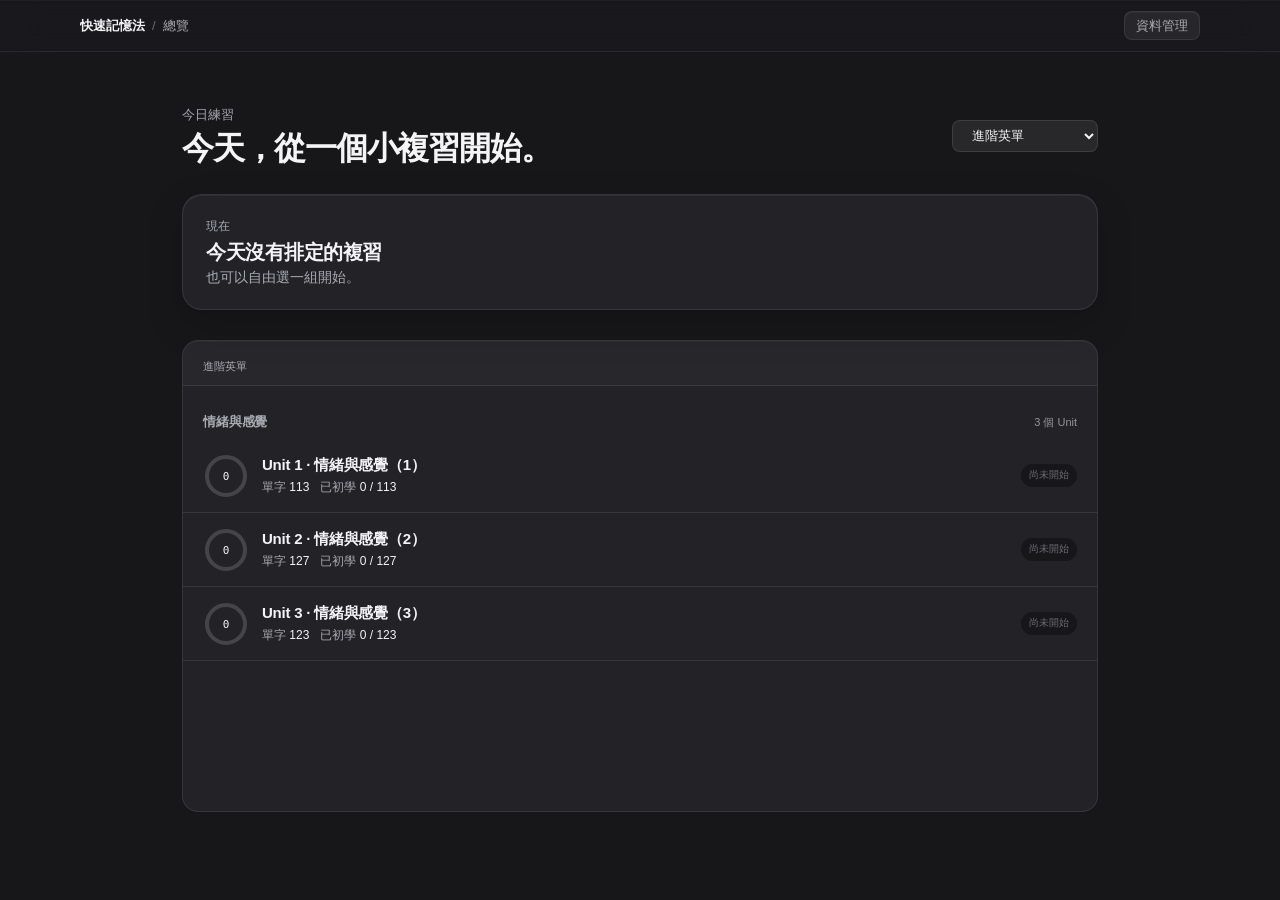
<file: index.html>
<!doctype html>
<html lang="zh-Hant">
  <head>
    <meta charset="UTF-8" />
    <meta name="viewport" content="width=device-width, initial-scale=1.0" />
    <meta name="theme-color" content="#17171a" />
    <title>記住 2027｜單字練習</title>
    <link rel="stylesheet" href="styles.css" />
    <link rel="stylesheet" href="styles-final.css?v=20260909-tab-centre" />
  </head>
  <body>
    <div class="app-shell codex-shell">
      <section class="codex-workbench">
        <header class="codex-topbar">
          <div><span class="codex-topbar-label">快速記憶法</span><span class="codex-topbar-divider">/</span><span id="codex-topbar-state">總覽</span></div>
          <button class="codex-topbar-action" type="button" data-action="open-settings">資料管理</button>
        </header>
        <div class="codex-canvas">
          <main id="app" tabindex="-1"></main>
        </div>
      </section>
    </div>

    <div id="modal-root"></div>
    <input id="file-input" type="file" accept=".csv,.txt,text/csv,text/plain" hidden />
    <input id="restore-input" type="file" accept="application/json,.json" hidden />
    <script src="app.js?v=20260909-glass-refine"></script>
  </body>
</html>
</file>
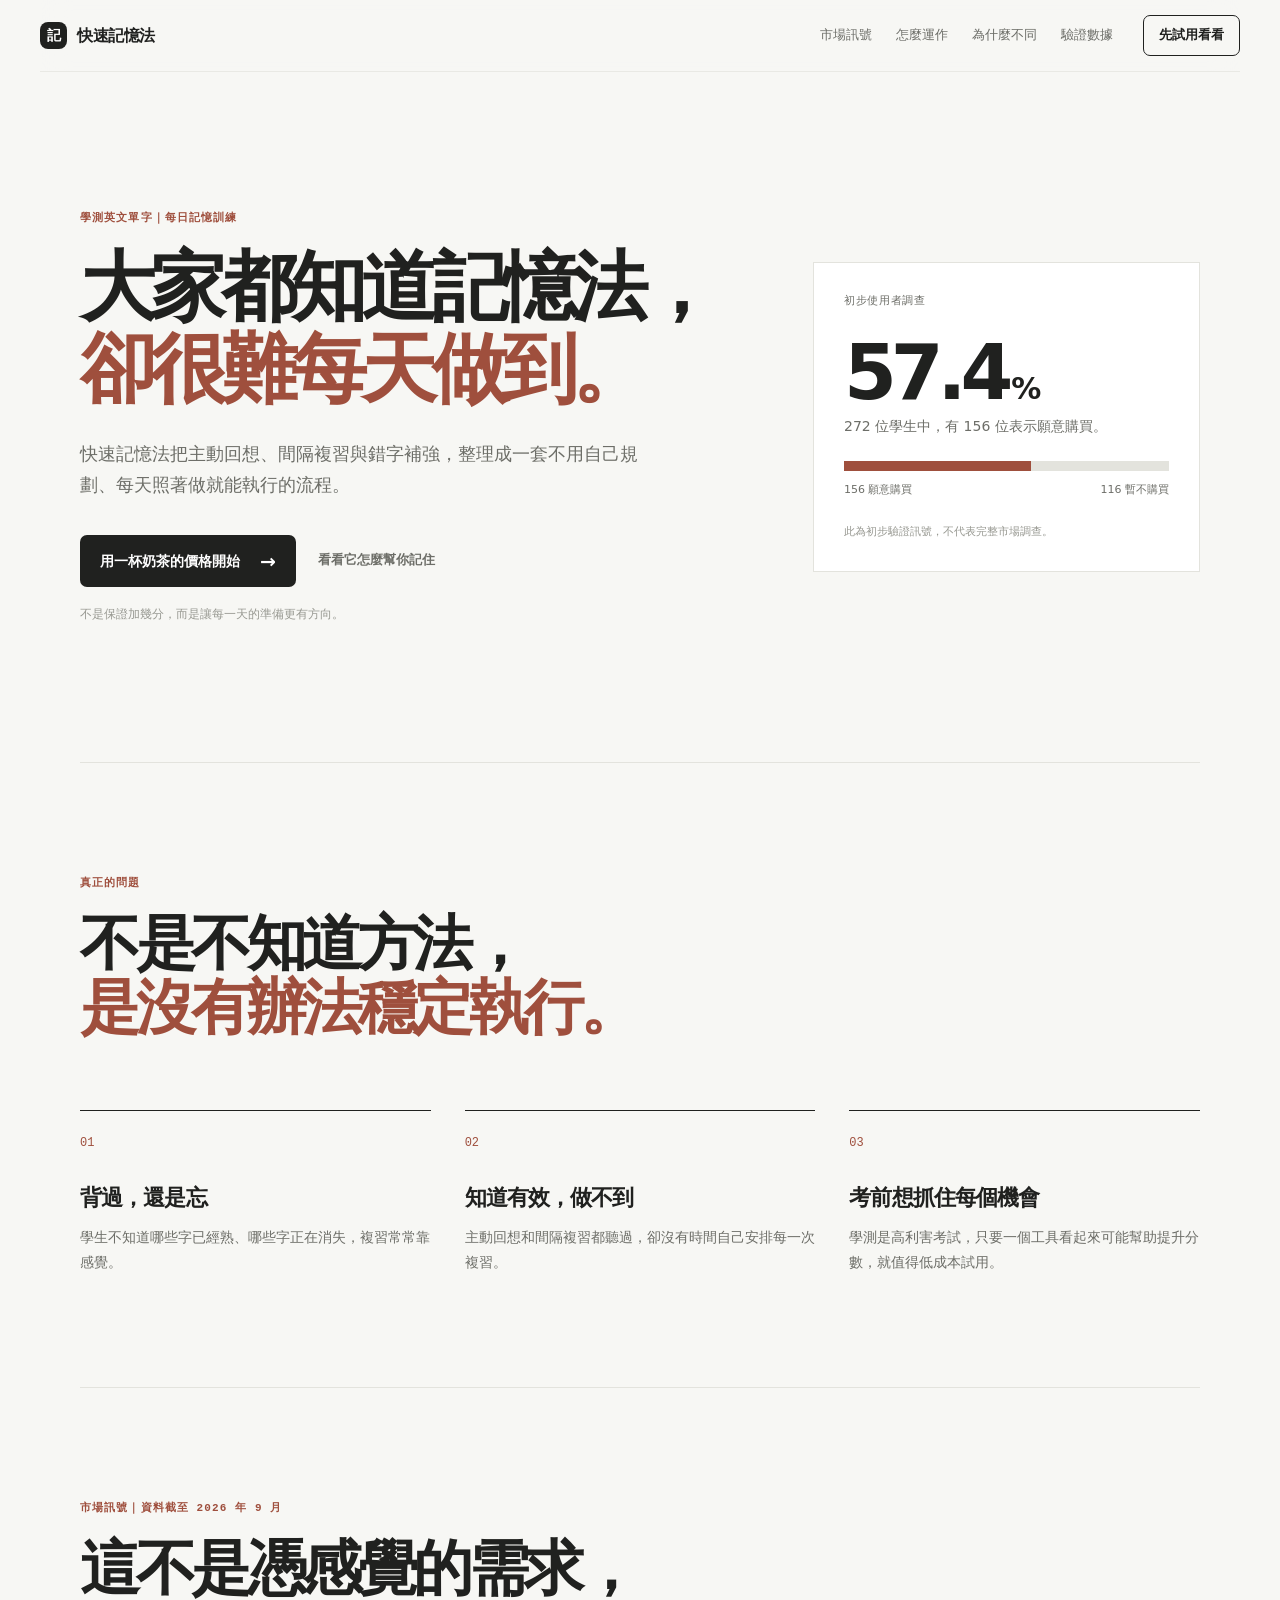
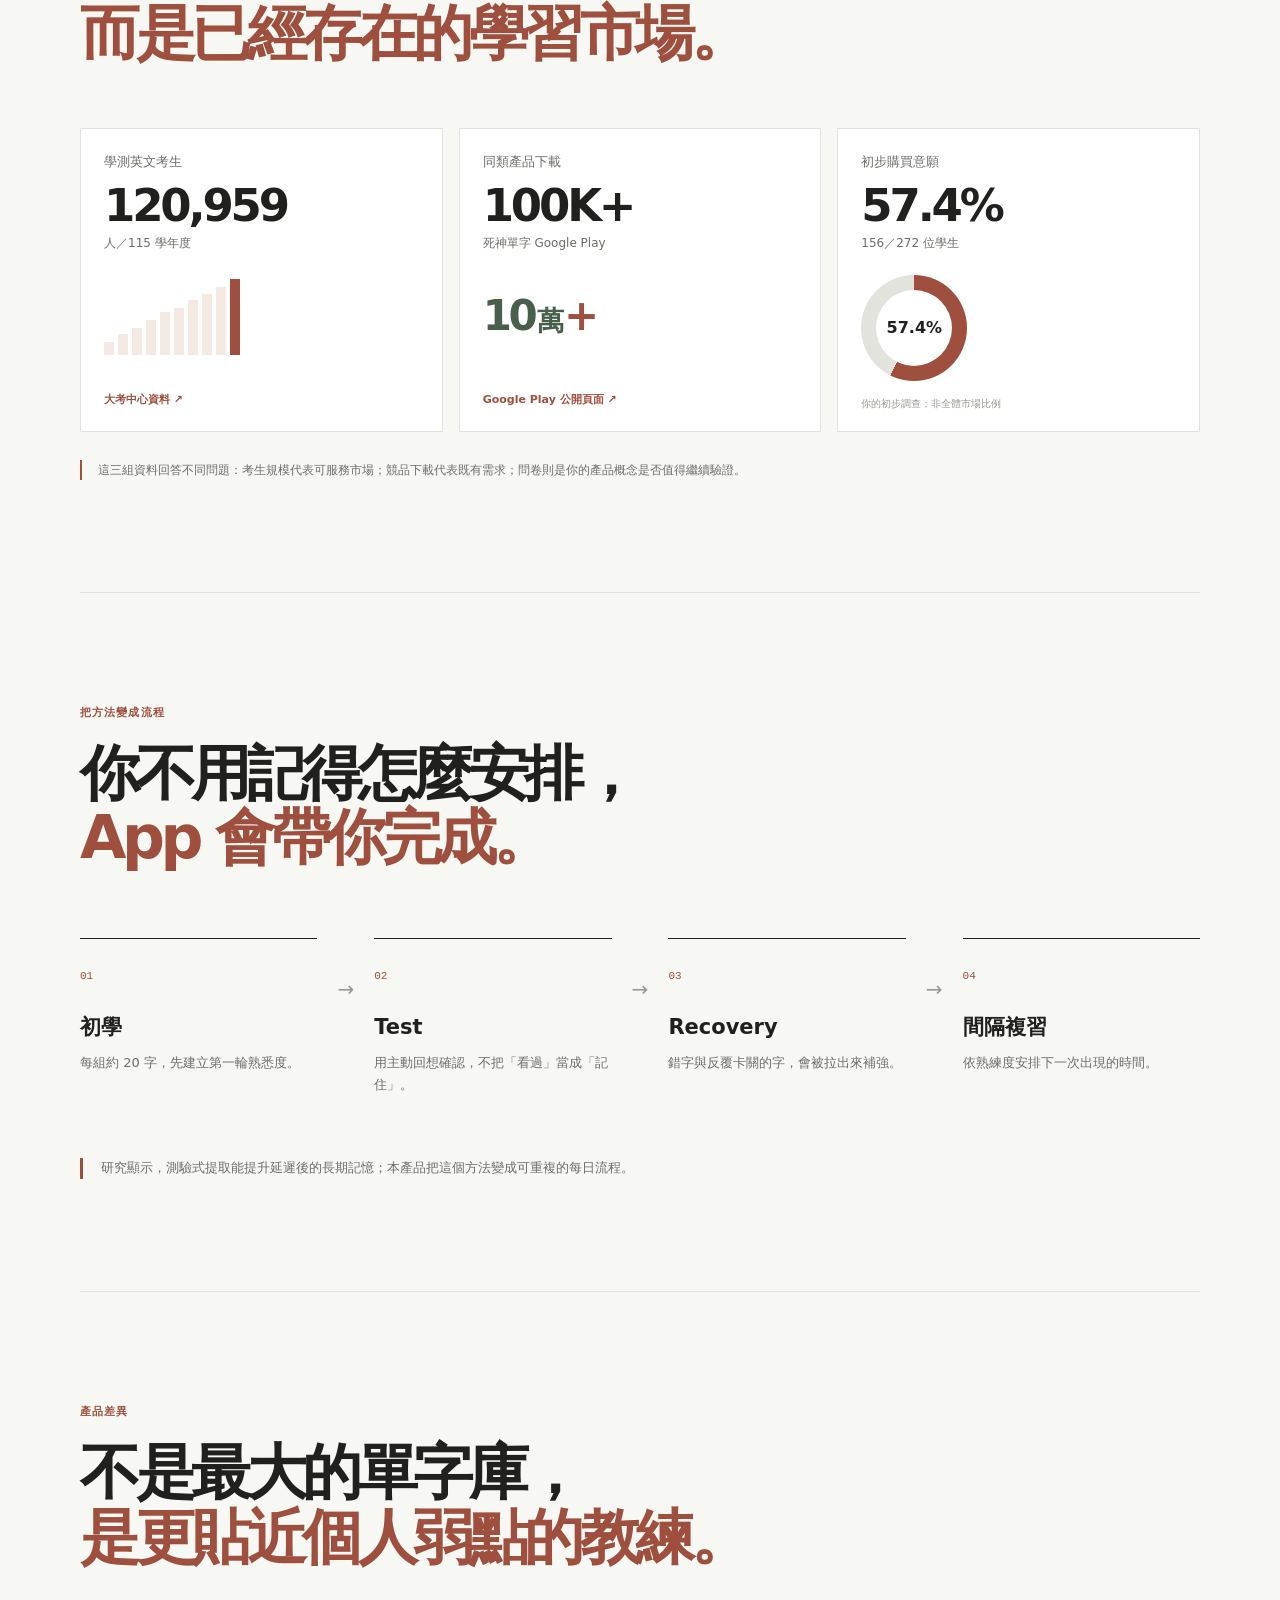
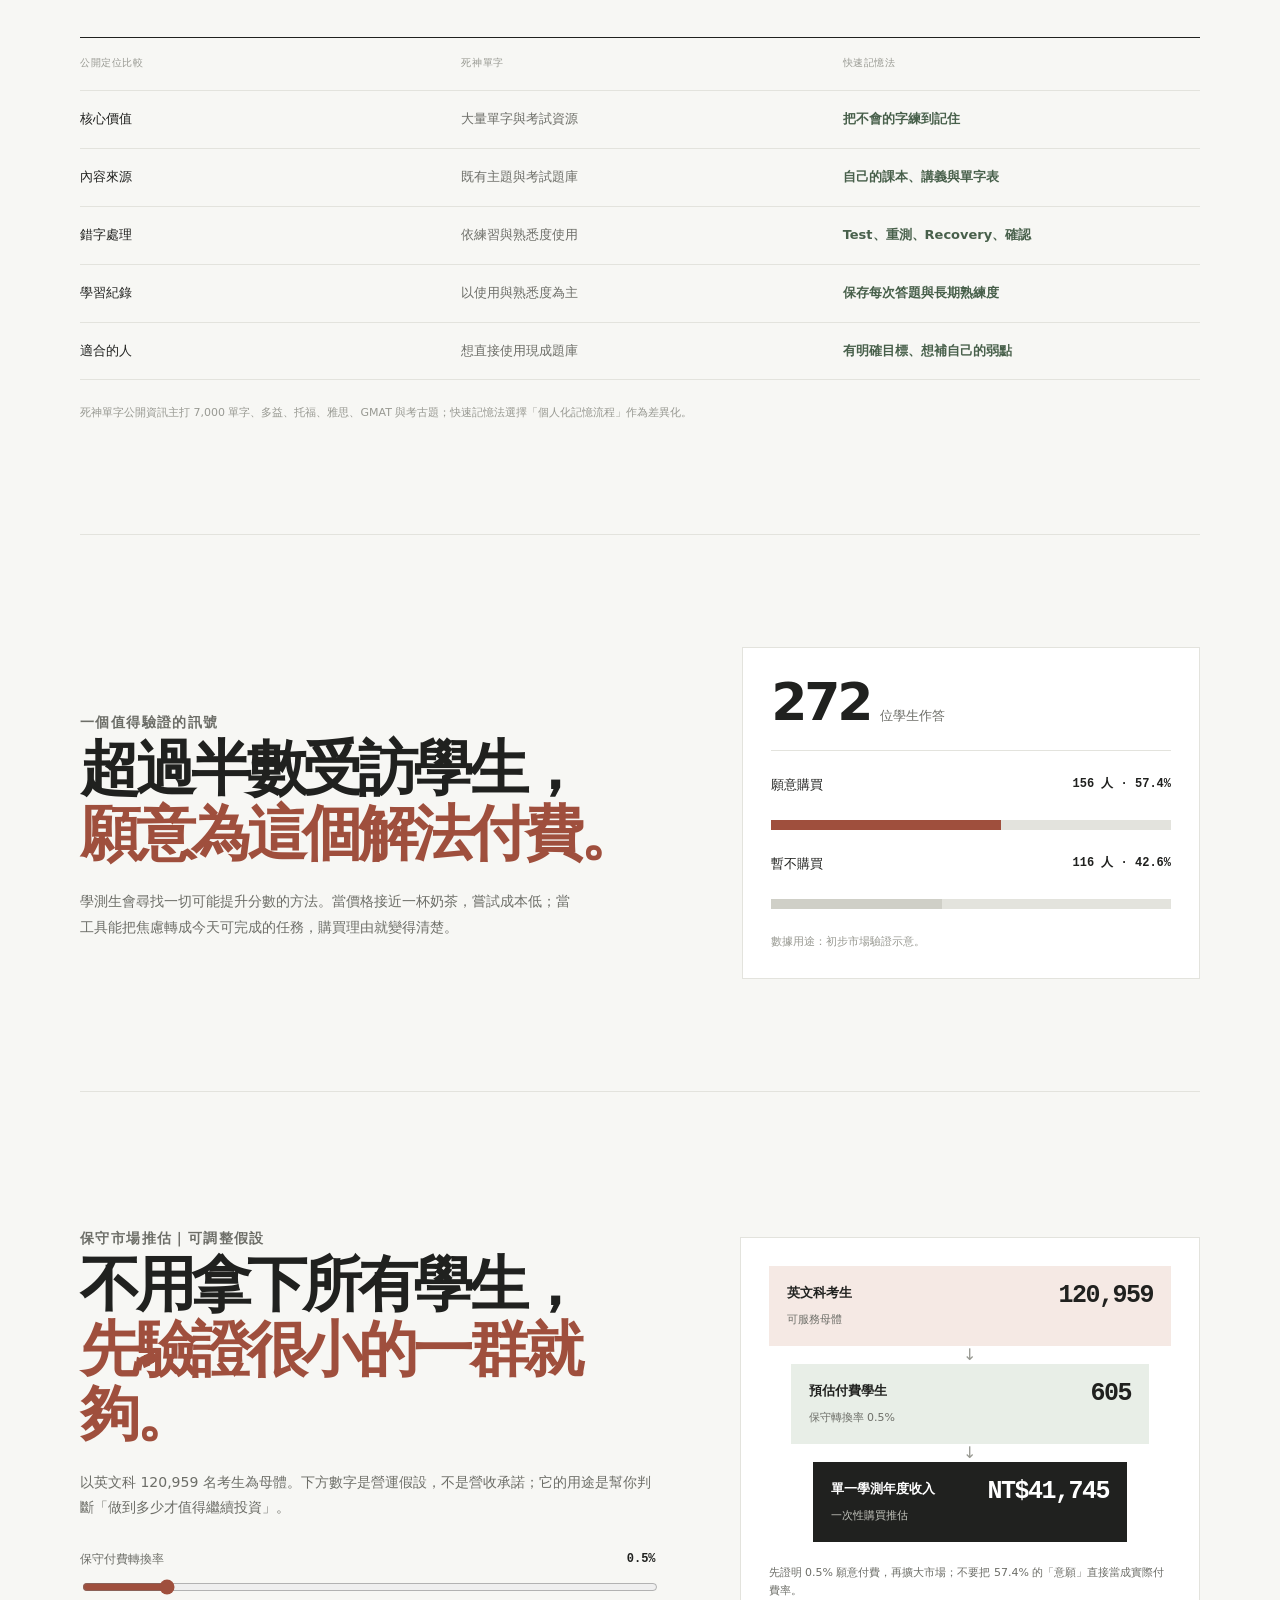
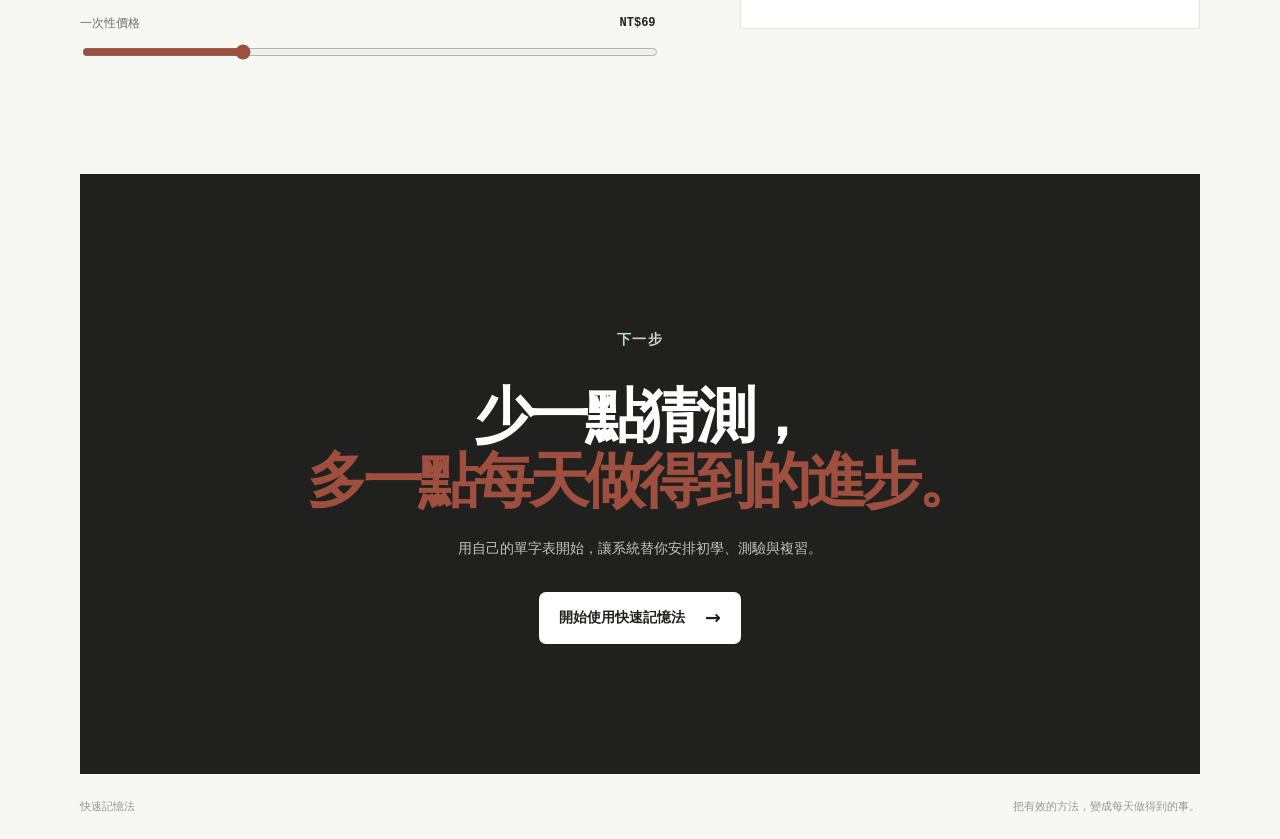
<file: landing.html>
<!doctype html>
<html lang="zh-Hant">
<head>
  <meta charset="UTF-8" />
  <meta name="viewport" content="width=device-width, initial-scale=1.0" />
  <meta name="description" content="快速記憶法：把主動回想、間隔複習與錯字補強，變成每天可以直接執行的學測英文單字流程。" />
  <title>快速記憶法｜把記憶法變成每天做得到的事</title>
  <link rel="stylesheet" href="landing.css" />
  <link rel="stylesheet" href="landing-market.css" />
</head>
<body>
  <header class="site-header">
    <a class="brand" href="#top" aria-label="快速記憶法首頁"><span class="brand-mark">記</span><span>快速記憶法</span></a>
    <nav class="site-nav" aria-label="主要導覽">
      <a href="#market">市場訊號</a>
      <a href="#how">怎麼運作</a>
      <a href="#difference">為什麼不同</a>
      <a href="#evidence">驗證數據</a>
    </nav>
    <a class="nav-cta" href="#start">先試用看看</a>
  </header>

  <main id="top">
    <section class="hero section-shell">
      <div class="hero-copy">
        <p class="eyebrow">學測英文單字｜每日記憶訓練</p>
        <h1>大家都知道記憶法，<em>卻很難每天做到。</em></h1>
        <p class="hero-lede">快速記憶法把主動回想、間隔複習與錯字補強，整理成一套不用自己規劃、每天照著做就能執行的流程。</p>
        <div class="hero-actions">
          <a class="button button-primary" href="#start">用一杯奶茶的價格開始 <span>→</span></a>
          <a class="text-link" href="#how">看看它怎麼幫你記住</a>
        </div>
        <p class="microcopy">不是保證加幾分，而是讓每一天的準備更有方向。</p>
      </div>
      <div class="hero-proof" aria-label="調查結果摘要">
        <div class="proof-kicker">初步使用者調查</div>
        <div class="proof-number">57.4<span>%</span></div>
        <p>272 位學生中，有 156 位表示願意購買。</p>
        <div class="proof-bar"><span style="width:57.4%"></span></div>
        <div class="proof-foot"><span>156 願意購買</span><span>116 暫不購買</span></div>
        <p class="proof-note">此為初步驗證訊號，不代表完整市場調查。</p>
      </div>
    </section>

    <section class="pain section-shell" id="problem">
      <div class="section-intro">
        <p class="eyebrow">真正的問題</p>
        <h2>不是不知道方法，<br /><em>是沒有辦法穩定執行。</em></h2>
      </div>
      <div class="pain-grid">
        <article><span class="index">01</span><h3>背過，還是忘</h3><p>學生不知道哪些字已經熟、哪些字正在消失，複習常常靠感覺。</p></article>
        <article><span class="index">02</span><h3>知道有效，做不到</h3><p>主動回想和間隔複習都聽過，卻沒有時間自己安排每一次複習。</p></article>
        <article><span class="index">03</span><h3>考前想抓住每個機會</h3><p>學測是高利害考試，只要一個工具看起來可能幫助提升分數，就值得低成本試用。</p></article>
      </div>
    </section>

    <section class="market section-shell" id="market">
      <div class="section-intro">
        <p class="eyebrow">市場訊號｜資料截至 2026 年 9 月</p>
        <h2>這不是憑感覺的需求，<br /><em>而是已經存在的學習市場。</em></h2>
      </div>
      <div class="signal-grid">
        <article class="signal-card signal-market">
          <p>學測英文考生</p><strong>120,959</strong><span>人／115 學年度</span>
          <div class="mini-bars" aria-hidden="true"><i></i><i></i><i></i><i></i><i></i><i></i><i></i><i></i><i></i><i></i></div>
          <a href="https://www.ceec.edu.tw/files/file_pool/1/0Q064392265361817201/02-%E8%8B%B1%E6%96%87%E7%AD%94%E5%B0%8D%E7%8E%87%E8%88%87%E9%91%91%E5%88%A5%E5%BA%A6.pdf" target="_blank" rel="noreferrer">大考中心資料 ↗</a>
        </article>
        <article class="signal-card signal-demand">
          <p>同類產品下載</p><strong>100K+</strong><span>死神單字 Google Play</span>
          <div class="download-mark" aria-hidden="true"><b>10</b><b>萬</b><b>+</b></div>
          <a href="https://play.google.com/store/apps/details?id=com.grimReaperWords" target="_blank" rel="noreferrer">Google Play 公開頁面 ↗</a>
        </article>
        <article class="signal-card signal-intent">
          <p>初步購買意願</p><strong>57.4%</strong><span>156／272 位學生</span>
          <div class="intent-donut" role="img" aria-label="57.4% 願意購買"><span>57.4%</span></div>
          <small>你的初步調查；非全體市場比例</small>
        </article>
      </div>
      <p class="source-note">這三組資料回答不同問題：考生規模代表可服務市場；競品下載代表既有需求；問卷則是你的產品概念是否值得繼續驗證。</p>
    </section>

    <section class="method section-shell" id="how">
      <div class="section-intro narrow">
        <p class="eyebrow">把方法變成流程</p>
        <h2>你不用記得怎麼安排，<br /><em>App 會帶你完成。</em></h2>
      </div>
      <div class="flow" aria-label="快速記憶法的四步流程">
        <article class="flow-step"><span>01</span><strong>初學</strong><p>每組約 20 字，先建立第一輪熟悉度。</p></article>
        <i aria-hidden="true">→</i>
        <article class="flow-step"><span>02</span><strong>Test</strong><p>用主動回想確認，不把「看過」當成「記住」。</p></article>
        <i aria-hidden="true">→</i>
        <article class="flow-step"><span>03</span><strong>Recovery</strong><p>錯字與反覆卡關的字，會被拉出來補強。</p></article>
        <i aria-hidden="true">→</i>
        <article class="flow-step"><span>04</span><strong>間隔複習</strong><p>依熟練度安排下一次出現的時間。</p></article>
      </div>
      <p class="method-note">研究顯示，測驗式提取能提升延遲後的長期記憶；本產品把這個方法變成可重複的每日流程。</p>
    </section>

    <section class="difference section-shell" id="difference">
      <div class="section-intro">
        <p class="eyebrow">產品差異</p>
        <h2>不是最大的單字庫，<br /><em>是更貼近個人弱點的教練。</em></h2>
      </div>
      <div class="compare-wrap">
        <div class="compare-head"><span>公開定位比較</span><span>死神單字</span><span>快速記憶法</span></div>
        <div class="compare-row"><span>核心價值</span><span>大量單字與考試資源</span><strong>把不會的字練到記住</strong></div>
        <div class="compare-row"><span>內容來源</span><span>既有主題與考試題庫</span><strong>自己的課本、講義與單字表</strong></div>
        <div class="compare-row"><span>錯字處理</span><span>依練習與熟悉度使用</span><strong>Test、重測、Recovery、確認</strong></div>
        <div class="compare-row"><span>學習紀錄</span><span>以使用與熟悉度為主</span><strong>保存每次答題與長期熟練度</strong></div>
        <div class="compare-row"><span>適合的人</span><span>想直接使用現成題庫</span><strong>有明確目標、想補自己的弱點</strong></div>
      </div>
      <p class="compare-note">死神單字公開資訊主打 7,000 單字、多益、托福、雅思、GMAT 與考古題；快速記憶法選擇「個人化記憶流程」作為差異化。</p>
    </section>

    <section class="evidence section-shell" id="evidence">
      <div class="evidence-copy">
        <p class="eyebrow">一個值得驗證的訊號</p>
        <h2>超過半數受訪學生，<br /><em>願意為這個解法付費。</em></h2>
        <p>學測生會尋找一切可能提升分數的方法。當價格接近一杯奶茶，嘗試成本低；當工具能把焦慮轉成今天可完成的任務，購買理由就變得清楚。</p>
      </div>
      <div class="survey-chart" role="img" aria-label="272 位學生調查：156 人願意購買，116 人暫不購買">
        <div class="chart-total"><strong>272</strong><span>位學生作答</span></div>
        <div class="chart-row"><div class="chart-label"><span>願意購買</span><strong>156 人 · 57.4%</strong></div><div class="chart-track"><span class="chart-yes" style="width:57.4%"></span></div></div>
        <div class="chart-row"><div class="chart-label"><span>暫不購買</span><strong>116 人 · 42.6%</strong></div><div class="chart-track"><span class="chart-no" style="width:42.6%"></span></div></div>
        <p class="chart-foot">數據用途：初步市場驗證示意。</p>
      </div>
    </section>

    <section class="estimator section-shell" aria-labelledby="estimator-title">
      <div class="estimator-copy">
        <p class="eyebrow">保守市場推估｜可調整假設</p>
        <h2 id="estimator-title">不用拿下所有學生，<br /><em>先驗證很小的一群就夠。</em></h2>
        <p>以英文科 120,959 名考生為母體。下方數字是營運假設，不是營收承諾；它的用途是幫你判斷「做到多少才值得繼續投資」。</p>
        <div class="estimator-controls">
          <label for="conversion">保守付費轉換率 <output id="conversion-output">0.5%</output><input id="conversion" type="range" min="0.1" max="3" value="0.5" step="0.1" /></label>
          <label for="price">一次性價格 <output id="price-output">NT$69</output><input id="price" type="range" min="39" max="149" value="69" step="10" /></label>
        </div>
      </div>
      <div class="funnel" aria-live="polite">
        <div class="funnel-step funnel-all"><span>英文科考生</span><strong>120,959</strong><small>可服務母體</small></div>
        <div class="funnel-arrow" aria-hidden="true">↓</div>
        <div class="funnel-step funnel-paid"><span>預估付費學生</span><strong id="buyer-count">605</strong><small id="conversion-label">保守轉換率 0.5%</small></div>
        <div class="funnel-arrow" aria-hidden="true">↓</div>
        <div class="funnel-step funnel-revenue"><span>單一學測年度收入</span><strong id="revenue">NT$41,745</strong><small>一次性購買推估</small></div>
        <p>先證明 0.5% 願意付費，再擴大市場；不要把 57.4% 的「意願」直接當成實際付費率。</p>
      </div>
    </section>

    <section class="start section-shell" id="start">
      <p class="eyebrow">下一步</p>
      <h2>少一點猜測，<br /><em>多一點每天做得到的進步。</em></h2>
      <p>用自己的單字表開始，讓系統替你安排初學、測驗與複習。</p>
      <a class="button button-light" href="index.html">開始使用快速記憶法 <span>→</span></a>
    </section>
  </main>

  <footer class="site-footer section-shell"><span>快速記憶法</span><span>把有效的方法，變成每天做得到的事。</span></footer>
  <script>
    (() => {
      const market = 120959;
      const conversion = document.getElementById('conversion');
      const price = document.getElementById('price');
      const conversionOutput = document.getElementById('conversion-output');
      const priceOutput = document.getElementById('price-output');
      const buyerCount = document.getElementById('buyer-count');
      const revenue = document.getElementById('revenue');
      const conversionLabel = document.getElementById('conversion-label');
      const update = () => {
        const rate = Number(conversion.value);
        const priceValue = Number(price.value);
        const buyers = Math.round(market * rate / 100);
        conversionOutput.value = `${rate.toFixed(1)}%`;
        priceOutput.value = `NT$${priceValue}`;
        buyerCount.textContent = buyers.toLocaleString('zh-TW');
        revenue.textContent = `NT$${(buyers * priceValue).toLocaleString('zh-TW')}`;
        conversionLabel.textContent = `保守轉換率 ${rate.toFixed(1)}%`;
      };
      conversion.addEventListener('input', update);
      price.addEventListener('input', update);
      update();
    })();
  </script>
</body>
</html>
</file>
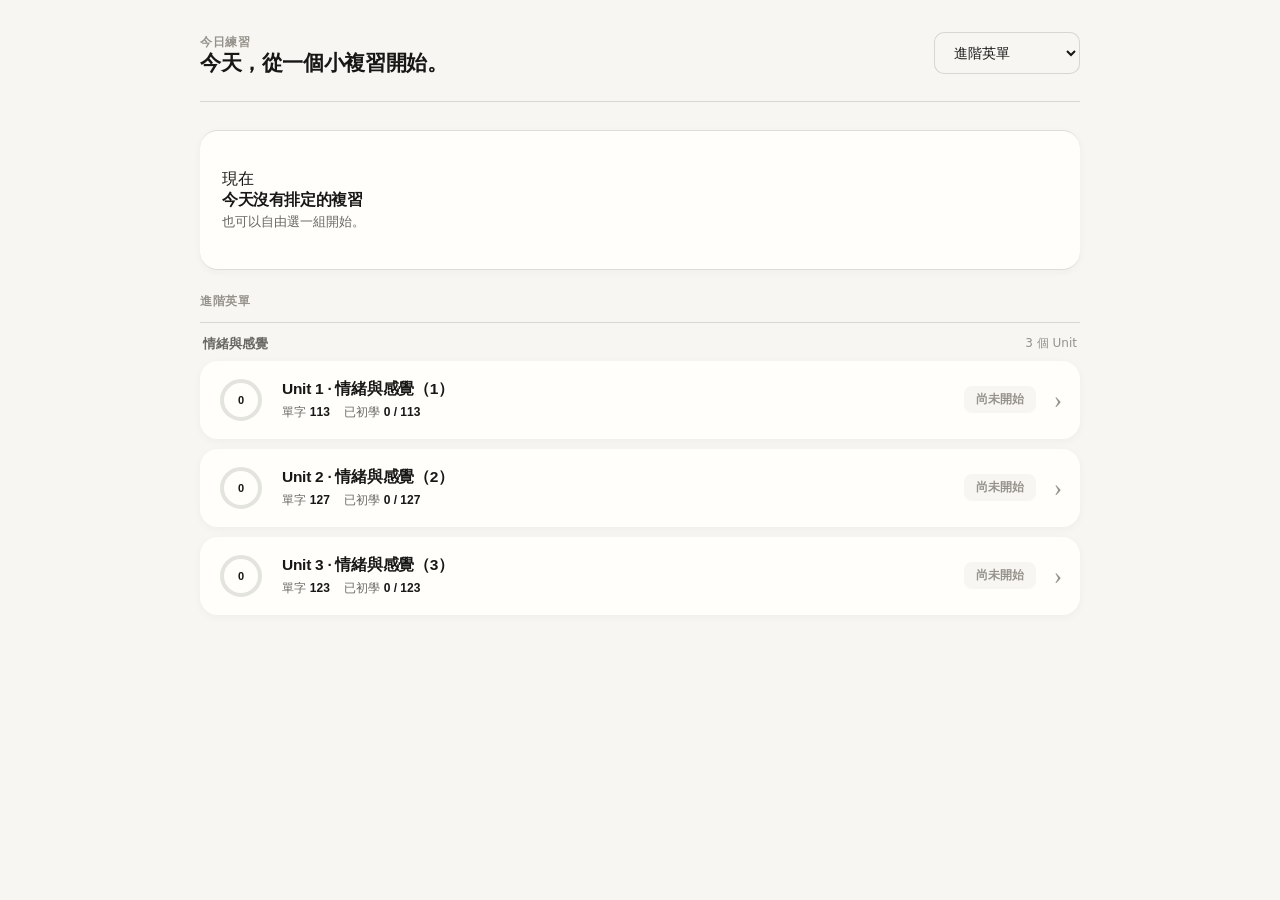
<file: preview.html>
<!doctype html>
<html lang="zh-Hant">
  <head>
    <meta charset="UTF-8" />
    <meta name="viewport" content="width=device-width, initial-scale=1.0" />
    <link rel="stylesheet" href="styles.css" />
    <script>
      (() => {
        const stores = new Map();
        const makeDb = () => ({
          objectStoreNames: { contains: (name) => stores.has(name) },
          createObjectStore: (name) => { stores.set(name, new Map()); },
          transaction: (name) => {
            const map = stores.get(name) || new Map();
            const tx = { oncomplete: null, onerror: null, onabort: null, objectStore: () => ({
              get: (key) => { const req = { result: map.get(key) || null, onsuccess: null, onerror: null }; setTimeout(() => req.onsuccess?.({ target: req }), 0); return req; },
              put: (value, key) => { map.set(key, value); setTimeout(() => tx.oncomplete?.(), 0); }
            })};
            return tx;
          }
        });
        window.indexedDB = { open: () => { const req = { result: makeDb(), onupgradeneeded: null, onsuccess: null, onerror: null }; setTimeout(() => { req.onupgradeneeded?.({ target: req }); req.onsuccess?.({ target: req }); }, 0); return req; } };
      })();
    </script>
  </head>
  <body>
    <div class="app-shell"><main id="app" tabindex="-1"></main></div>
    <div id="modal-root"></div>
    <input id="file-input" type="file" accept=".csv,.txt,text/csv,text/plain" hidden />
    <input id="restore-input" type="file" accept="application/json,.json" hidden />
    <script src="app.js"></script>
  </body>
</html>
</file>
<file: styles.css>
:root {
  --canvas: #f4f5f1;
  --paper: #ffffff;
  --ink: #3d3a45;
  --muted: #726e7a;
  --muted-soft: #a6a2ac;
  --primary: #7c9473;
  --primary-deep: #5f7657;
  --primary-pale: #e4ebde;
  --coral: #e8a87c;
  --coral-deep: #cb7c4b;
  --coral-soft: #fbeadd;
  --amber-soft: #fbefd2;
  --amber-deep: #a67c22;
  --steel-soft: #e4e9ee;
  --steel-deep: #57707f;
  --sage: #e4ebde;
  --sage-ink: #5f7657;
  --peach: #fbeadd;
  --line: rgba(61, 58, 69, .09);
  --line-strong: rgba(61, 58, 69, .16);
  --soft: #f4f5f1;
  --shadow: 0 8px 22px rgba(61, 58, 69, .07);
  --shadow-small: 0 3px 10px rgba(61, 58, 69, .055);
  font-family: "Noto Sans TC", "PingFang TC", "Microsoft JhengHei", system-ui, sans-serif;
  color: var(--ink);
  background: var(--canvas);
}

* { box-sizing: border-box; }
html, body { min-width: 320px; min-height: 100%; margin: 0; background: var(--canvas); color: var(--ink); }
body { letter-spacing: .005em; }
button, input, select, textarea { font: inherit; }
button { cursor: pointer; }
button:focus-visible, input:focus-visible, select:focus-visible, textarea:focus-visible { outline: 3px solid rgba(72, 107, 133, .36); outline-offset: 3px; }
h1, h2, h3, p { margin: 0; }

/* Prototype type system: display / interface / data. */
h1, h2, h3, .unit-header h1, .card-word, .modal-header h2 {
  font-family: "Newsreader", "Noto Sans TC", serif;
}

body, button, input, select, textarea {
  font-family: "Noto Sans TC", "PingFang TC", "Microsoft JhengHei", system-ui, sans-serif;
}

.card-word {
  font-family: "Nunito", "Noto Sans TC", sans-serif;
  font-style: normal;
}

.card-meaning, .learning-meaning {
  font-family: "Noto Sans TC", "PingFang TC", "Microsoft JhengHei", sans-serif;
  font-style: normal;
}
.group-counts strong, .group-counts > span, .today-numbers b, .overview-unit-meta b,
.group-progress strong, .score, .mastery-chip dd, .difficulty-result strong,
.session-meta, .abc-badge, .abc-counts, .next-review {
  font-family: "IBM Plex Mono", monospace;
}

main { width: min(1080px, calc(100% - 42px)); margin: 0 auto; padding: 42px 0 80px; }
.unit-page { width: 100%; }
.unit-header { display: flex; align-items: flex-start; justify-content: space-between; gap: 28px; min-height: 108px; }
.unit-header h1 { max-width: 720px; font-size: clamp(30px, 4vw, 42px); line-height: 1.14; letter-spacing: -.055em; font-weight: 780; }
.unit-status-label { margin-top: 17px; color: var(--primary); font-size: 14px; font-weight: 750; letter-spacing: .035em; }
.unit-status-detail, .unit-subtitle { max-width: 590px; margin-top: 7px; color: var(--muted); font-size: 15px; line-height: 1.6; }
.header-controls, .session-actions { display: flex; align-items: center; gap: 13px; }
.select-wrap { position: relative; display: block; }
.compact-select { min-width: 174px; }
.select-wrap select { width: 100%; height: 46px; padding: 0 35px 0 15px; appearance: auto; border: 1px solid var(--line-strong); border-radius: 14px; background: rgba(255,255,255,.78); color: var(--ink); font-size: 14px; font-weight: 700; box-shadow: 0 2px 5px rgba(46,69,83,.02); }

.text-button { border: 0; border-radius: 10px; padding: 8px 10px; background: transparent; color: var(--primary); font-size: 14px; font-weight: 700; white-space: nowrap; }
.text-button:hover { background: var(--primary-pale); color: var(--primary-deep); }
.breadcrumb-button { margin: 0 0 10px -8px; border: 0; border-radius: 10px; padding: 6px 8px; background: transparent; color: var(--primary); font-size: 13px; font-weight: 750; }
.breadcrumb-button:hover { background: var(--primary-pale); color: var(--primary-deep); }
.tabbar { display: flex; align-items: center; gap: 8px; min-height: 56px; margin-bottom: 22px; padding: 6px; border: 1px solid rgba(220,228,229,.9); border-radius: 16px; background: rgba(255,255,255,.62); box-shadow: 0 4px 14px rgba(46,69,83,.025); }
.tab-button { display: inline-grid; place-items: center; min-width: 92px; min-height: 42px; padding: 0 15px; border: 0; border-radius: 11px; background: transparent; color: var(--muted); font-size: 15px; font-weight: 730; }
button.tab-button:hover { background: #f1f5f4; color: var(--ink); }
.tab-button.is-active { background: var(--paper); color: var(--primary-deep); box-shadow: var(--shadow-small); }
.app-kicker { margin: 0 0 8px; color: var(--primary); font-size: 13px; font-weight: 800; letter-spacing: .11em; text-transform: uppercase; }
.global-header { min-height: 52px; margin-bottom: 17px; align-items: center; }
.global-header .app-kicker { margin: 0; }

.practice-toolbar { display: flex; align-items: center; justify-content: space-between; gap: 20px; min-height: 88px; margin-top: 15px; padding: 17px 20px; border: 1px solid var(--line); border-radius: 18px; background: rgba(255,255,255,.67); }
.practice-toolbar > div:first-child { min-width: 0; }
.practice-toolbar h2 { color: var(--ink); font-size: 20px; letter-spacing: -.04em; }
.practice-toolbar p, .wordbank-toolbar > p { margin-top: 6px; color: var(--muted); font-size: 14px; line-height: 1.55; }
.practice-resume { display: flex; align-items: center; gap: 12px; padding: 9px 10px 9px 13px; border: 1px solid #ead9bd; border-radius: 14px; background: #fff8ed; color: #8a6333; font-size: 13px; font-weight: 720; white-space: nowrap; }
.practice-resume-bar { display: flex; justify-content: flex-end; margin: 0 0 13px; }
.practice-resume .button-secondary { min-height: 38px; padding-inline: 13px; }
.practice-note { margin: 16px 0 0; padding: 12px 14px; border: 1px solid #e7e3d7; border-radius: 14px; background: #fffdf7; color: var(--muted); font-size: 13px; line-height: 1.55; }
.mastery-summary { display: flex; flex-wrap: wrap; gap: 6px; margin: 10px 0 0; }
.mastery-chip { display: inline-flex; align-items: center; gap: 6px; margin: 0; padding: 4px 8px; border: 1px solid rgba(203,215,218,.72); border-radius: 999px; background: rgba(255,255,255,.72); color: var(--muted); font-size: 11px; }
.mastery-chip dt, .mastery-chip dd { margin: 0; }
.mastery-chip dd { color: var(--ink); font-weight: 790; }
.mastery-已初學 { background: #eff5f8; border-color: #d9e5ec; }
.mastery-需加強 { background: #fff4e7; border-color: #efd8b9; }
.mastery-學習中 { background: var(--primary-pale); border-color: #d6e2eb; }
.mastery-熟悉 { background: #eef3e9; border-color: #dce7d8; }
.mastery-穩定 { background: #e2eee2; border-color: #cedfce; color: var(--sage-ink); }

.button-row { display: flex; align-items: center; justify-content: flex-end; flex-wrap: wrap; gap: 9px; }
.button, .button-secondary, .button-danger, .answer-button { min-height: 48px; padding: 0 18px; border: 1px solid transparent; border-radius: 13px; font-size: 15px; font-weight: 750; transition: transform .16s ease, background .16s ease, border-color .16s ease, box-shadow .16s ease; }
.button { background: var(--primary); color: #fff; box-shadow: 0 7px 18px rgba(72,107,133,.18); }
.button:hover { background: var(--primary-deep); box-shadow: 0 10px 22px rgba(72,107,133,.24); transform: translateY(-1px); }
.button-secondary { border-color: #d5e0e3; background: #f7faf9; color: var(--primary-deep); }
.button-secondary:hover { border-color: #c0d1d6; background: var(--primary-pale); transform: translateY(-1px); }
.button:disabled, .button-secondary:disabled { cursor: not-allowed; border-color: #e3e8e8; background: #eff1f1; color: #a1aaaf; box-shadow: none; transform: none; }
.button-danger { border-color: #f0ccc5; background: #fff7f5; color: #9b5145; }
.button-danger:hover { background: #fff0ed; }

.practice-panel, .overview-empty { display: grid; place-content: center; min-height: 480px; margin-top: 18px; padding: 64px 52px; border: 1px solid var(--line); border-radius: 26px; background: var(--paper); box-shadow: var(--shadow); text-align: center; }
.practice-panel h2, .overview-empty h2 { max-width: 760px; font-size: clamp(37px, 5vw, 62px); line-height: 1.13; letter-spacing: -.065em; }
.practice-panel p, .overview-empty p { max-width: 560px; margin: 23px auto 0; color: var(--muted); font-size: 16px; line-height: 1.75; }
.secondary-actions { display: flex; justify-content: center; flex-wrap: wrap; gap: 7px; padding: 22px 0 0; }

/* Main dashboard */
.overview-eyebrow { display: block; color: var(--primary-deep); font-size: 12px; font-weight: 790; letter-spacing: .045em; }
.overview-action-list { display: grid; grid-template-columns: repeat(2, minmax(0, 1fr)); gap: 12px; margin-bottom: 14px; }
.overview-action-card { display: flex; align-items: center; justify-content: space-between; gap: 18px; min-height: 104px; padding: 17px 18px; border: 1px solid var(--line); border-radius: 18px; background: rgba(255,255,255,.76); box-shadow: 0 5px 16px rgba(46,69,83,.035); }
.overview-action-card.is-current { border-color: #d5e2ea; background: var(--primary-pale); }
.overview-action-card strong { display: block; margin-top: 5px; color: var(--ink); font-size: 20px; letter-spacing: -.04em; }
.overview-action-card p { margin-top: 5px; color: var(--muted); font-size: 12px; line-height: 1.45; }
.overview-action-card .button, .overview-action-card .button-secondary { flex: 0 0 auto; min-height: 40px; padding-inline: 14px; font-size: 13px; }
.overview-empty-copy { margin: 16px 0 0; color: var(--muted); font-size: 13px; line-height: 1.65; }
.overview-unit-panel { padding: 21px 20px; border: 1px solid var(--line); border-radius: 21px; background: rgba(255,255,255,.7); box-shadow: 0 5px 16px rgba(46,69,83,.025); }
.overview-unit-panel-heading h2 { margin-top: 5px; color: var(--ink); font-size: 20px; letter-spacing: -.045em; line-height: 1.2; }
.overview-unit-list { margin-top: 17px; border-top: 1px solid #e9eeee; }
.overview-unit-section + .overview-unit-section { margin-top: 18px; }
.overview-unit-section-heading { display: flex; align-items: center; justify-content: space-between; gap: 12px; padding: 17px 0 8px; color: var(--primary-deep); }
.overview-unit-section-heading strong { font-size: 14px; font-weight: 780; }
.overview-unit-section-heading span { color: var(--muted); font-size: 12px; }
.overview-unit-row { display: grid; grid-template-columns: minmax(0, 1.1fr) minmax(245px, .9fr) auto; align-items: center; width: 100%; min-height: 88px; gap: 22px; padding: 17px 3px; border: 0; border-bottom: 1px solid #e9eeee; background: transparent; color: var(--ink); text-align: left; }
.overview-unit-row:hover { background: rgba(231,239,245,.42); }
.overview-unit-row:focus-visible { border-radius: 13px; outline: 3px solid rgba(72,107,133,.36); outline-offset: 2px; }
.overview-unit-copy { display: grid; gap: 6px; min-width: 0; }
.overview-unit-copy strong { overflow-wrap: anywhere; color: var(--ink); font-size: 15px; font-weight: 770; letter-spacing: -.02em; }
.overview-unit-copy span { overflow-wrap: anywhere; color: var(--muted); font-size: 12px; line-height: 1.45; }
.overview-unit-memory { display: grid; gap: 8px; min-width: 0; }
.overview-unit-memory-top { display: flex; align-items: baseline; justify-content: space-between; gap: 12px; }
.overview-unit-memory-top span { color: var(--muted); font-size: 12px; line-height: 1.35; }
.overview-unit-memory-top strong { color: var(--primary-deep); font-size: 12px; font-weight: 790; white-space: nowrap; }
.unit-memory-bar { display: flex; width: 100%; height: 8px; overflow: hidden; border-radius: 999px; background: #e9eeee; }
.unit-memory-segment { flex: var(--segment-size) 1 0; min-width: 0; }
.unit-memory-segment.is-unlearned { background: #e9eeee; }
.unit-memory-segment.is-initial { background: #bbcfde; }
.unit-memory-segment.is-strengthen { background: #e6b782; }
.unit-memory-segment.is-learning { background: #7799b1; }
.unit-memory-segment.is-familiar { background: #71937f; }
.unit-memory-segment.is-stable { background: #466e5b; }
.overview-unit-arrow { color: var(--primary); font-family: Georgia, serif; font-size: 28px; font-weight: 400; line-height: 1; }

/* Fixed study groups */
.group-grid { display: grid; grid-template-columns: repeat(3, minmax(0, 1fr)); gap: 15px; margin-top: 14px; }
.study-group-card { position: relative; display: flex; min-width: 0; min-height: 190px; flex-direction: column; padding: 19px; border: 1px solid var(--line); border-radius: 21px; background: rgba(255,255,255,.78); box-shadow: 0 5px 16px rgba(46,69,83,.04); transition: transform .17s ease, border-color .17s ease, box-shadow .17s ease, background .17s ease; }
.study-group-card:hover { border-color: #c8d8dc; background: var(--paper); box-shadow: var(--shadow-small); transform: translateY(-2px); }
.group-card-top { display: flex; align-items: flex-start; justify-content: space-between; gap: 12px; }
.group-number { display: inline-flex; align-items: center; min-height: 30px; padding: 0 10px; border-radius: 999px; background: var(--primary-pale); color: var(--primary-deep); font-size: 13px; font-weight: 780; letter-spacing: .025em; white-space: nowrap; }
.group-status { display: inline-flex; align-items: center; justify-content: center; min-height: 27px; padding: 0 9px; border: 1px solid #d9e4e6; border-radius: 999px; background: #f6f9f8; color: var(--muted); font-size: 12px; font-weight: 720; line-height: 1.2; text-align: center; }
.group-status.is-new, .group-status[data-status="new"] { border-color: #d7e4ed; background: var(--primary-pale); color: var(--primary-deep); }
.group-status.is-active, .group-status[data-status="active"] { border-color: #ead9bd; background: #fff5e8; color: #97642b; }
.group-status.is-complete, .group-status[data-status="complete"] { border-color: #cce0d0; background: var(--sage); color: var(--sage-ink); }
.group-status[data-status="tested"] { border-color: #d5e2ea; background: var(--primary-pale); color: var(--primary-deep); }
.group-status[data-status="partial"] { border-color: #ead9bd; background: #fff5e8; color: #97642b; }
.group-status[data-status="paused"] { border-color: #ded9ec; background: #f4f1fb; color: #675787; }
.group-progress { display: grid; gap: 7px; margin: 16px 0 0; }
.group-progress > span, .group-progress > div:first-child { display: flex; align-items: center; justify-content: space-between; gap: 10px; color: var(--muted); font-size: 12px; font-weight: 690; }
.group-progress strong { color: var(--primary-deep); font-size: 12px; font-weight: 790; }
.group-progress progress { display: block; width: 100%; height: 7px; overflow: hidden; border: 0; border-radius: 999px; appearance: none; background: #e8eeed; }
.group-progress progress::-webkit-progress-bar { border-radius: 999px; background: #e8eeed; }
.group-progress progress::-webkit-progress-value { border-radius: 999px; background: linear-gradient(90deg, #7594aa, var(--primary)); }
.group-progress progress::-moz-progress-bar { border-radius: 999px; background: linear-gradient(90deg, #7594aa, var(--primary)); }
.group-counts { display: flex; flex-wrap: wrap; gap: 6px; margin: 13px 0 0; padding: 0; list-style: none; }
.group-counts > span, .group-counts > li { display: inline-flex; align-items: center; min-height: 26px; padding: 0 8px; border: 1px solid rgba(203,215,218,.8); border-radius: 999px; background: #fafcfb; color: var(--muted); font-size: 11px; line-height: 1; list-style: none; }
.group-counts strong { margin-left: 4px; color: var(--ink); font-weight: 790; }
.group-insight { min-height: 18px; margin: 10px 0 0; color: var(--muted); font-size: 12px; line-height: 1.45; }
.group-card-actions { display: flex; align-items: center; flex-wrap: wrap; gap: 8px; margin-top: auto; padding-top: 15px; }
.group-card-actions .button, .group-card-actions .button-secondary { flex: 1 1 124px; min-height: 43px; padding: 0 13px; font-size: 13px; }
.group-card-actions .text-button { min-height: 38px; margin-left: auto; padding-inline: 8px; font-size: 12px; }

.wordbank-toolbar, .history-toolbar { display: flex; align-items: flex-start; justify-content: space-between; gap: 22px; padding: 22px 20px; border: 1px solid var(--line); border-radius: 18px; background: rgba(255,255,255,.68); }
.wordbank-toolbar { display: block; }
.wordbank-toolbar .mastery-summary { margin-top: 14px; }
.history-toolbar { color: var(--muted); font-size: 14px; line-height: 1.6; }
.wordbank-list, .history-list { margin-top: 15px; overflow: hidden; border: 1px solid var(--line); border-radius: 18px; background: var(--paper); }
.wordbank-row { display: grid; grid-template-columns: minmax(155px, .29fr) minmax(190px, 1fr) minmax(185px, .38fr); width: 100%; gap: 22px; padding: 17px 20px; border: 0; border-top: 1px solid #edf0ef; background: transparent; color: var(--ink); text-align: left; font-size: 15px; line-height: 1.48; transition: background .15s ease; }
.wordbank-row:first-child, .history-row:first-child { border-top: 0; }
.wordbank-row:hover, .history-row:hover { background: #f7faf8; }
.wordbank-row b { font-size: 16px; letter-spacing: -.015em; overflow-wrap: anywhere; }
.wordbank-row > span { color: var(--muted); }
.wordbank-status { display: grid; justify-items: start; gap: 4px; }
.wordbank-status small { color: var(--muted-soft); font-size: 12px; }
.wordbank-status strong { color: var(--primary-deep); font-size: 12px; font-weight: 760; }

.history-row { display: grid; grid-template-columns: minmax(120px, .75fr) minmax(130px, .8fr) minmax(190px, 1.25fr) auto; align-items: center; width: 100%; gap: 18px; padding: 18px 20px; border: 0; border-top: 1px solid #edf0ef; background: transparent; color: var(--ink); text-align: left; transition: background .15s ease; }
.history-row b { font-size: 15px; }
.history-row span, .history-row i { color: var(--muted); font-size: 13px; font-style: normal; }
.history-row i { color: var(--primary); font-weight: 700; }
.empty-history { padding: 32px 20px; color: var(--muted); font-size: 14px; }

.session-page { max-width: 940px; margin: 0 auto; }
.session-page .unit-header { min-height: 94px; }
.session-page .unit-header h1 { font-size: 28px; }
.session-page .tabbar { margin-bottom: 17px; }
.session-meta { display: flex; align-items: center; justify-content: space-between; min-height: 58px; padding: 0 6px; color: var(--muted); font-size: 14px; }
.session-meta p:first-child { color: var(--primary); font-weight: 760; }
.session-meta p:last-child { display: inline-flex; align-items: center; min-height: 33px; padding: 0 11px; border-radius: 999px; background: var(--sage); color: var(--sage-ink); font-weight: 760; }
.card-stage { width: min(100%, 850px); margin: 5px auto 0; }
.flashcard { position: relative; display: grid; place-items: center; width: 100%; min-height: clamp(310px, 39vh, 382px); padding: 42px 54px; border: 1px solid #dbe4e4; border-radius: 30px; background: var(--paper); color: var(--ink); box-shadow: 0 22px 54px rgba(52,88,112,.1); text-align: center; transition: transform .2s ease, box-shadow .2s ease, background .2s ease; }
.flashcard:hover { background: #fff; box-shadow: 0 26px 64px rgba(52,88,112,.13); transform: translateY(-2px); }
.card-word { font-family: Iowan Old Style, Georgia, "Times New Roman", serif; font-size: clamp(42px, 5.5vw, 66px); line-height: 1.12; font-weight: 700; letter-spacing: -.045em; overflow-wrap: anywhere; }
.card-meaning { max-width: 650px; font-size: clamp(29px, 4vw, 48px); line-height: 1.38; letter-spacing: -.045em; }
.card-hint { position: absolute; bottom: 27px; color: var(--muted-soft); font-size: 13px; }
.answer-row { display: flex; justify-content: center; gap: 12px; padding: 22px 0 0; }
.answer-button { min-width: 124px; border-color: #eed4a9; background: #fff5e8; color: #98602b; }
.answer-button:hover { border-color: #e7bf81; background: #ffefd8; transform: translateY(-1px); }
.answer-button.known { min-width: 164px; border-color: #bcd8c3; background: #dff0e3; color: #38664d; box-shadow: 0 7px 18px rgba(59,104,78,.13); }
.answer-button.known:hover { background: #d0e8d6; }

.completion { max-width: 900px; padding-top: 45px; text-align: center; }
.completion-label { margin-bottom: 14px; color: var(--primary); font-size: 13px; font-weight: 760; letter-spacing: .06em; }
.completion h1 { font-size: clamp(34px, 4vw, 48px); letter-spacing: -.055em; }
.completion .score { margin: 25px 0 12px; color: var(--primary-deep); font-size: clamp(40px, 6vw, 66px); font-weight: 790; letter-spacing: -.07em; }
.completion .body-copy { max-width: 640px; margin: 0 auto 25px; color: var(--muted); font-size: 15px; line-height: 1.7; }
.difficulty-result { display: grid; grid-template-columns: repeat(3, 1fr); gap: 12px; margin: 28px auto 18px; }
.difficulty-result button { display: grid; gap: 6px; min-height: 116px; padding: 19px; border: 1px solid transparent; border-radius: 18px; background: var(--paper); color: var(--ink); box-shadow: 0 5px 16px rgba(46,69,83,.045); text-align: left; transition: transform .15s ease, box-shadow .15s ease; }
.difficulty-result button:nth-child(1) { background: var(--primary-pale); }
.difficulty-result button:nth-child(2) { background: var(--sage); }
.difficulty-result button:nth-child(3) { background: var(--peach); }
.difficulty-result button:hover { box-shadow: var(--shadow-small); transform: translateY(-2px); }
.difficulty-result strong { font-size: 31px; letter-spacing: -.04em; }
.difficulty-result span { color: var(--muted); font-size: 14px; }
.difficulty-result i { color: var(--primary); font-size: 12px; font-style: normal; font-weight: 720; }
.result-columns { display: grid; grid-template-columns: 1fr 1fr; gap: 14px; margin: 28px 0; text-align: left; }
.result-list { min-height: 170px; padding: 20px; border: 1px solid var(--line); border-radius: 18px; background: var(--paper); }
.result-list h3 { color: var(--primary-deep); font-size: 14px; }
.result-list ul { max-height: 180px; margin: 14px 0 0; padding: 0; list-style: none; overflow: auto; }
.result-list li { padding: 8px 0; border-top: 1px solid #edf0ef; font-size: 14px; }
.help { color: var(--muted); font-size: 13px; line-height: 1.55; }

.modal-backdrop { position: fixed; inset: 0; z-index: 20; display: grid; place-items: center; padding: 22px; background: rgba(41, 57, 68, .24); backdrop-filter: blur(7px); }
.modal { width: min(680px, 100%); max-height: calc(100vh - 44px); overflow: auto; padding: 27px; border: 1px solid rgba(255,255,255,.72); border-radius: 24px; background: var(--paper); box-shadow: 0 24px 70px rgba(26,42,53,.22); }
.modal-header { display: flex; justify-content: space-between; align-items: flex-start; gap: 18px; margin-bottom: 23px; }
.modal-header h2 { font-size: 27px; letter-spacing: -.045em; }
.modal-header .body-copy { margin-top: 8px; color: var(--muted); line-height: 1.6; }
.modal-close { min-width: 58px; height: 36px; border: 1px solid var(--line); border-radius: 11px; background: #f7faf8; color: var(--primary-deep); font-size: 13px; font-weight: 700; }
.modal-close:hover { background: var(--primary-pale); }
.field-label { display: block; margin: 19px 0 8px; color: var(--primary-deep); font-size: 13px; font-weight: 760; }
.field, textarea { width: 100%; border: 1px solid var(--line-strong); border-radius: 13px; padding: 12px 13px; background: #fff; color: var(--ink); }
.field { height: 47px; }
textarea { min-height: 190px; resize: vertical; line-height: 1.6; }
.import-choice { margin-top: 14px; }
.modal-actions { display: flex; justify-content: flex-end; gap: 9px; margin-top: 24px; }
.modal-word-list { overflow: hidden; border: 1px solid var(--line); border-radius: 15px; }
.modal-word-row { display: grid; grid-template-columns: minmax(130px, .37fr) minmax(0, 1fr) auto; align-items: center; width: 100%; gap: 16px; padding: 13px 15px; border: 0; border-top: 1px solid #edf0ef; background: var(--paper); color: var(--ink); text-align: left; }
.modal-word-row:first-child { border-top: 0; }
.modal-word-row:hover { background: #f7faf8; }
.modal-word-row b { overflow-wrap: anywhere; font-size: 15px; }
.modal-word-row span { color: var(--muted); font-size: 13px; }
.modal-word-row em { white-space: nowrap; font-size: 12px; font-style: normal; }
.result-known { color: #347151; }
.result-unknown { color: #b05b50; }
.detail-result-columns { display: grid; grid-template-columns: 1fr 1fr; gap: 13px; }
.detail-result-columns > div { min-width: 0; padding: 18px; border: 1px solid var(--line); border-radius: 17px; background: #fbfcfa; }
.detail-result-columns h3 { margin: 0 0 13px; color: var(--primary-deep); font-size: 14px; }
.detail-result-columns .modal-word-list { max-height: 390px; overflow: auto; }
.word-detail-grid { display: grid; grid-template-columns: 1fr 1fr; gap: 13px; }
.word-detail-grid > div { padding: 18px; border-radius: 17px; background: var(--primary-pale); }
.word-detail-grid > div + div { background: var(--sage); }
.word-detail-grid small { display: block; margin-bottom: 8px; color: var(--muted); font-size: 12px; }
.word-detail-grid strong { display: block; color: var(--primary-deep); font-size: 16px; }
.word-detail-grid p { margin: 9px 0 0; color: var(--muted); font-size: 13px; line-height: 1.6; }
.word-test-history { margin-top: 23px; }
.word-test-history h3 { margin-bottom: 10px; font-size: 16px; }
.word-test-history ul { margin: 0; padding: 0; overflow: hidden; list-style: none; border: 1px solid var(--line); border-radius: 15px; }
.word-test-history li + li { border-top: 1px solid #edf0ef; }
.word-test-history li button { display: grid; grid-template-columns: 1fr auto auto; align-items: center; width: 100%; gap: 14px; padding: 12px 14px; border: 0; background: var(--paper); color: var(--ink); text-align: left; }
.word-test-history li button:hover { background: #f7faf8; }
.word-test-history li span { color: var(--muted); font-size: 13px; }
.modal-history-list { max-height: 470px; overflow: auto; }
.divider { height: 1px; margin: 24px 0; background: var(--line); }
.notice { min-height: 18px; margin: 14px 0 0; color: #b05b50; font-size: 13px; }
.settings-row { display: flex; justify-content: space-between; gap: 18px; align-items: center; padding: 17px 0; border-top: 1px solid var(--line); }
.settings-row h3 { color: var(--primary-deep); font-size: 15px; }
.settings-row p { margin-top: 4px; color: var(--muted); font-size: 13px; line-height: 1.55; }
.empty-panel { padding: 50px; border-radius: 22px; background: var(--paper); box-shadow: var(--shadow); }

@media (max-width: 980px) {
  .overview-action-list { grid-template-columns: repeat(2, minmax(0, 1fr)); }
  .group-grid { grid-template-columns: repeat(2, minmax(0, 1fr)); }
}

@media (max-width: 760px) {
  main { width: min(100% - 28px, 1080px); padding-top: 28px; }
  .unit-header { min-height: auto; flex-direction: column; gap: 18px; }
  .unit-header h1 { font-size: 31px; }
  .header-controls { width: 100%; justify-content: space-between; }
  .global-header { min-height: 44px; flex-direction: row; gap: 12px; margin-bottom: 14px; }
  .global-header .header-controls { width: auto; }
  .compact-select { width: 100%; }
  .practice-toolbar { align-items: flex-start; flex-direction: column; padding: 18px; }
  .practice-resume { width: 100%; justify-content: space-between; white-space: normal; }
  .button-row { justify-content: flex-start; }
  .tabbar { width: 100%; overflow-x: auto; justify-content: flex-start; }
  .tab-button { flex: 0 0 auto; min-width: 88px; }
  .practice-panel, .overview-empty { min-height: 390px; padding: 44px 23px; border-radius: 22px; }
  .practice-panel h2, .overview-empty h2 { font-size: 39px; }
  .overview-action-list { grid-template-columns: 1fr; gap: 10px; }
  .overview-action-card { min-height: 92px; padding: 16px; border-radius: 16px; }
  .overview-unit-panel { padding: 19px 18px; border-radius: 18px; }
  .overview-unit-row { grid-template-columns: minmax(0, 1fr) auto; min-height: 0; gap: 11px; padding: 16px 2px; }
  .overview-unit-memory { grid-column: 1 / -1; grid-row: 2; }
  .overview-unit-section-heading { padding-top: 15px; }
  .group-grid { grid-template-columns: 1fr; gap: 11px; margin-top: 13px; }
  .study-group-card { min-height: 0; padding: 18px; border-radius: 18px; }
  .group-card-actions .button, .group-card-actions .button-secondary { flex-basis: 130px; }
  .wordbank-row, .history-row { grid-template-columns: 1fr; gap: 5px; padding: 15px 16px; }
  .wordbank-list, .history-list { margin-top: 12px; }
  .session-page .unit-header { min-height: auto; }
  .session-actions { align-items: flex-start; flex-direction: column; gap: 6px; }
  .flashcard { min-height: 360px; padding: 36px 23px; border-radius: 24px; }
  .card-word { font-size: 47px; }
  .card-meaning { font-size: 31px; }
  .answer-row { gap: 9px; }
  .answer-button { min-width: 112px; }
  .answer-button.known { min-width: 138px; }
  .difficulty-result, .result-columns, .detail-result-columns, .word-detail-grid { grid-template-columns: 1fr; }
  .result-columns { gap: 10px; }
  .difficulty-result { gap: 9px; }
  .modal { padding: 21px; border-radius: 20px; }
  .modal-header { gap: 12px; }
  .modal-header h2 { font-size: 24px; }
  .modal-word-row { grid-template-columns: 1fr; gap: 4px; padding: 12px 13px; }
  .word-test-history li button { grid-template-columns: 1fr auto; }
  .word-test-history li button strong { grid-column: 2; grid-row: 1 / span 2; }
  .settings-row { align-items: flex-start; flex-direction: column; }
}

/* Final readability pass: quiet sans hierarchy and a restrained study card. */
h1, h2, h3, .unit-header h1, .modal-header h2, .completion h1,
.overview-unit-copy strong, .study-group-card h3, .group-number,
.wordbank-row b, .app-kicker {
  font-family: "DM Sans", "Noto Sans TC", sans-serif;
  font-weight: 600;
  letter-spacing: -.018em;
}

.wordbank-row b { font-size: 17px; }
.group-number { font-size: 16px; }

.session-page { max-width: 820px; }
.session-page .unit-header h1 { font-size: 24px; }
.card-stage { width: min(100%, 720px); margin-top: 16px; }
.flashcard {
  min-height: 350px;
  padding: 54px 64px;
  border: 1px solid #d8d7d1;
  border-radius: 10px;
  background: #fffefa;
  box-shadow: none;
}
.flashcard:hover { background: #fffefa; box-shadow: none; transform: none; }
.card-word {
  max-width: 620px;
  font-family: "DM Sans", "Noto Sans TC", sans-serif;
  font-size: clamp(32px, 3.5vw, 52px);
  font-weight: 500;
  font-style: normal;
  line-height: 1.18;
  letter-spacing: -.035em;
}
.card-meaning {
  max-width: 560px;
  font-family: "Noto Sans TC", "PingFang TC", sans-serif;
  font-size: clamp(23px, 2.15vw, 32px);
  font-weight: 400;
  font-style: normal;
  line-height: 1.55;
  letter-spacing: .055em;
}
.card-hint {
  bottom: 23px;
  color: #9b9992;
  font-size: 11px;
  letter-spacing: .1em;
}
.answer-row { gap: 8px; padding-top: 18px; }
.answer-button, .answer-button.known {
  min-width: 126px;
  min-height: 40px;
  border: 1px solid #d8d7d1;
  border-radius: 6px;
  background: transparent;
  color: var(--ink);
  box-shadow: none;
  font-weight: 500;
}
.answer-button.known { border-color: var(--ink); background: var(--ink); color: #fffefa; }
.answer-button:hover { background: #f2f1ec; transform: none; }
.answer-button.known:hover { background: #33322f; }

/* Premium minimal UI system — page hierarchy first, surfaces only where needed. */
:root {
  --canvas: #f8f8f6;
  --paper: #ffffff;
  --ink: #20211f;
  --muted: #72736e;
  --muted-soft: #9b9b95;
  --primary: #20211f;
  --primary-deep: #111210;
  --primary-pale: #f0f0ed;
  --line: #e6e6e1;
  --line-strong: #d4d4ce;
}

body { background: var(--canvas); color: var(--ink); letter-spacing: 0; }
main { width: min(960px, calc(100% - 64px)); padding: 0 0 104px; }
.global-header { min-height: 84px; margin: 0 0 54px; padding: 28px 0 21px; border-bottom: 1px solid var(--line); }
.app-kicker { font-family: "DM Sans", "Noto Sans TC", sans-serif; font-size: 18px; font-weight: 600; letter-spacing: -.035em; }
.app-tagline { margin-top: 3px; color: var(--muted-soft); font-family: "DM Sans", sans-serif; font-size: 11px; font-weight: 500; letter-spacing: .045em; }
.pill-button { min-height: 36px; border: 1px solid var(--line-strong); border-radius: 7px; padding: 0 13px; background: transparent; color: var(--ink); font-size: 12px; font-weight: 500; }
.pill-button:hover { border-color: var(--ink); background: transparent; }

.today-strip { min-height: 102px; margin-bottom: 52px; padding: 0; border: 0; border-top: 1px solid var(--line); border-bottom: 1px solid var(--line); border-radius: 0; background: transparent; box-shadow: none; }
.today-greeting { padding: 20px 0; }
.today-greeting strong { font-size: 18px; font-weight: 600; letter-spacing: -.025em; }
.today-greeting p { margin-top: 5px; color: var(--muted); font-size: 13px; }
.today-numbers { gap: 28px; padding: 0 24px; border-left: 1px solid var(--line); }
.today-numbers span { color: var(--muted); font-size: 11px; font-weight: 500; }
.today-numbers b { color: var(--ink); font-family: "IBM Plex Mono", monospace; font-size: 18px; font-weight: 500; }
.resume-button { min-height: 38px; border-radius: 6px; padding: 0 14px; background: var(--ink); box-shadow: none; font-size: 12px; font-weight: 500; letter-spacing: .02em; }
.resume-button:hover { background: #373834; box-shadow: none; transform: none; }

.overview-unit-panel { padding: 0; border: 0; border-radius: 0; background: transparent; box-shadow: none; }
.overview-unit-panel-heading { padding: 0 0 13px; border-bottom: 1px solid var(--line); }
.overview-eyebrow { color: var(--muted); font-family: "DM Sans", "Noto Sans TC", sans-serif; font-size: 11px; font-weight: 600; letter-spacing: .09em; }
.overview-unit-list { margin: 0; border-top: 0; }
.overview-unit-section { margin: 0!important; }
.overview-unit-section-heading { padding: 17px 0 7px; color: var(--ink); }
.overview-unit-row { grid-template-columns: 46px minmax(0, 1fr) auto 18px; min-height: 86px; gap: 18px; padding: 17px 0; border-bottom: 1px solid var(--line); background: transparent; }
.overview-unit-row:hover { background: transparent; }
.overview-unit-row:hover .overview-unit-copy strong { color: #62635d; }
.unit-ring svg circle:first-child { stroke: #e4e4df; }
.overview-unit-copy { gap: 5px; }
.overview-unit-copy strong { font-family: "DM Sans", "Noto Sans TC", sans-serif; font-size: 15px; font-weight: 600; letter-spacing: -.02em; }
.overview-unit-copy span { color: var(--muted); font-size: 12px; }
.overview-unit-meta { gap: 5px 14px; }
.overview-unit-meta b { font-family: "IBM Plex Mono", monospace; font-weight: 500; }
.status-chip { min-height: 25px; border: 0; border-radius: 999px; padding: 0 9px; background: var(--primary-pale); color: var(--muted); font-size: 10px; font-weight: 500; }
.status-chip.status-active, .status-chip.status-due { background: #f6e8e2; color: #a34b38; }
.overview-unit-arrow { color: #aaa9a2; font-family: "DM Sans", sans-serif; font-size: 22px; }

.unit-header:not(.global-header) { margin-bottom: 42px; padding: 0 0 24px; border: 0; border-bottom: 1px solid var(--line); border-radius: 0; background: transparent; box-shadow: none; }
.breadcrumb-button { margin: 0 0 12px -7px; border-radius: 4px; color: var(--muted); font-size: 12px; font-weight: 500; }
.unit-header h1 { font-family: "DM Sans", "Noto Sans TC", sans-serif; font-size: 27px; font-weight: 600; letter-spacing: -.04em; }
.unit-status-label, .unit-status-detail { color: var(--muted); font-size: 13px; font-weight: 400; letter-spacing: 0; }
.compact-select { min-width: 146px; }.select-wrap select { height: 38px; border-color: var(--line-strong); border-radius: 6px; background: transparent; font-size: 13px; font-weight: 500; box-shadow: none; }
.tabbar { gap: 26px; margin-bottom: 32px; padding-bottom: 11px; }.tab-button { color: var(--muted); font-size: 12px; font-weight: 500; letter-spacing: .055em; }.tab-button.is-active { border-width: 2px; color: var(--ink); }

.group-grid { gap: 12px; border: 0; background: transparent; }
.study-group-card { min-height: 206px; padding: 20px; border: 1px solid var(--line); border-radius: 8px; background: var(--paper); box-shadow: none; }
.study-group-card:hover { border-color: var(--line-strong); background: var(--paper); box-shadow: none; transform: translateY(-1px); }
.group-number { font-family: "DM Sans", "Noto Sans TC", sans-serif; font-size: 15px; font-weight: 600; }.group-status { border-radius: 999px; font-size: 10px; font-weight: 500; }.group-progress strong { font-family: "IBM Plex Mono", monospace; font-size: 11px; font-weight: 500; }.group-insight { color: var(--muted); font-size: 12px; }.group-card-actions .button, .group-card-actions .button-secondary { min-height: 38px; border-radius: 6px; font-weight: 500; }.group-card-actions .text-button { font-size: 11px; font-weight: 500; }

.wordbank-toolbar, .history-toolbar { padding: 0 0 20px; border: 0; border-bottom: 1px solid var(--line); border-radius: 0; background: transparent; box-shadow: none; }.wordbank-toolbar .mastery-summary { margin-top: 14px; }.mastery-chip { border-color: var(--line); border-radius: 4px; background: transparent; font-size: 10px; }.wordbank-list, .history-list { margin-top: 0; border: 0; border-radius: 0; background: transparent; }.wordbank-row, .history-row { padding: 19px 0; border-color: var(--line); }.wordbank-row:hover, .history-row:hover { background: transparent; }.wordbank-row b { font-family: "DM Sans", sans-serif; font-size: 16px; font-weight: 500; letter-spacing: -.015em; }.wordbank-status strong { color: var(--ink); font-size: 11px; font-weight: 500; }

.session-page { max-width: 780px; }.session-page .unit-header { margin-bottom: 28px; padding-bottom: 17px; }.session-meta { min-height: 42px; padding: 0; color: var(--muted); font-size: 12px; }.session-meta p:first-child { color: var(--ink); font-weight: 500; }.session-meta p:last-child { min-height: 28px; padding: 0 10px; border-radius: 999px; background: var(--primary-pale); color: var(--ink); font-family: "IBM Plex Mono", monospace; font-weight: 500; }.card-stage { width: min(100%, 700px); margin-top: 22px; }.flashcard { min-height: 340px; padding: 46px 60px; border: 1px solid var(--line-strong); border-radius: 8px; background: var(--paper); box-shadow: none; }.card-word { max-width: 590px; font-family: "DM Sans", sans-serif; font-size: clamp(31px, 3.8vw, 50px); font-weight: 500; line-height: 1.2; letter-spacing: -.04em; }.card-meaning { max-width: 540px; font-family: "Noto Sans TC", sans-serif; font-size: clamp(22px, 2.2vw, 30px); font-weight: 400; line-height: 1.65; letter-spacing: .05em; }.card-hint { bottom: 20px; color: var(--muted-soft); font-size: 11px; letter-spacing: .08em; }.answer-row { padding-top: 16px; }.answer-button, .answer-button.known { min-height: 38px; min-width: 118px; border-radius: 6px; font-size: 13px; font-weight: 500; }.answer-button { border-color: var(--line-strong); background: transparent; color: var(--ink); }.answer-button.known { border-color: var(--ink); background: var(--ink); color: var(--paper); }

.modal { border: 1px solid var(--line-strong); border-radius: 10px; box-shadow: 0 18px 48px rgba(20, 20, 18, .12); }.modal-header h2 { font-family: "DM Sans", "Noto Sans TC", sans-serif; font-size: 25px; font-weight: 600; }.modal-close { border-radius: 6px; }

/* Minimal editorial direction — high-contrast display type, restrained geometry. */
:root {
  --canvas: #f7f6f2;
  --paper: #fffefa;
  --ink: #171716;
  --muted: #686762;
  --muted-soft: #94928a;
  --primary: #171716;
  --primary-deep: #000000;
  --primary-pale: #eceae4;
  --coral: #b4543f;
  --coral-deep: #8f3827;
  --coral-soft: #f4e4df;
  --amber-soft: #f3ecda;
  --amber-deep: #8b6a27;
  --steel-soft: #e8e9e7;
  --steel-deep: #3d4541;
  --sage: #e8ebe4;
  --sage-ink: #394a3f;
  --peach: #f3e6df;
  --line: rgba(23, 23, 22, .14);
  --line-strong: rgba(23, 23, 22, .32);
  --shadow: none;
  --shadow-small: none;
}

body { letter-spacing: .018em; }
h1, h2, h3, .unit-header h1, .modal-header h2, .completion h1,
.overview-unit-copy strong, .study-group-card h3 {
  font-family: "Bodoni Moda", "Noto Serif TC", "Noto Sans TC", serif;
  font-weight: 600;
  letter-spacing: .018em;
}

/* Preserve the requested familiar flashcard face; only the surrounding system goes editorial. */
.card-word { font-family: "Nunito", "Noto Sans TC", sans-serif; font-style: normal; letter-spacing: -.025em; }
.card-meaning, .learning-meaning { font-family: "Noto Sans TC", sans-serif; letter-spacing: .045em; }

.unit-header:not(.global-header), .overview-unit-panel, .practice-toolbar,
.wordbank-toolbar, .history-toolbar, .study-group-card, .difficulty-result button,
.result-list, .modal, .flashcard {
  border-radius: 2px;
  box-shadow: none;
}

.unit-header:not(.global-header), .overview-unit-panel, .practice-toolbar,
.wordbank-toolbar, .history-toolbar, .study-group-card, .difficulty-result button,
.result-list { border: 1px solid var(--line); background: var(--paper); }

.tabbar { min-height: 0; gap: 26px; padding: 0 0 12px; border: 0; border-bottom: 1px solid var(--line); border-radius: 0; background: transparent; box-shadow: none; }
.tab-button { min-width: 0; min-height: 0; padding: 0; border-radius: 0; color: var(--muted); font-size: 13px; font-weight: 500; letter-spacing: .075em; }
.tab-button.is-active { border-bottom: 1px solid var(--ink); background: transparent; color: var(--ink); box-shadow: none; }
.tab-button:hover, button.tab-button:hover { background: transparent; color: var(--ink); }

.button, .button-secondary, .answer-button { min-height: 42px; border-radius: 1px; box-shadow: none; letter-spacing: .055em; }
.button, .group-card-actions .button, .group-card-actions .button-secondary { background: var(--ink); color: var(--paper); }
.button:hover, .group-card-actions .button:hover, .group-card-actions .button-secondary:hover { background: #3a3936; box-shadow: none; }
.button-secondary { background: transparent; color: var(--ink); }
.button-secondary:hover { border-color: var(--ink); background: var(--paper-2); }

.group-grid { gap: 1px; border: 1px solid var(--line); background: var(--line); }
.study-group-card { border: 0; border-radius: 0; }
.study-group-card:hover { background: #fbfaf6; box-shadow: none; transform: none; }
.group-number { font-family: "Bodoni Moda", "Noto Sans TC", serif; font-size: 19px; font-weight: 600; }
.group-status, .group-counts > span, .mastery-chip { border-radius: 1px; }

.wordbank-row, .history-row { border-color: var(--line); }
.wordbank-row:hover, .history-row:hover { background: #faf9f5; }
.wordbank-row b { font-family: "Bodoni Moda", serif; font-size: 20px; font-weight: 600; letter-spacing: .025em; }

.flashcard { border: 1px solid var(--ink); background: var(--paper); }
.flashcard:hover { background: var(--paper); box-shadow: none; transform: none; }
.answer-button { border-color: var(--line-strong); background: transparent; color: var(--ink); }
.answer-button:hover { background: var(--paper-2); }
.answer-button.known { border-color: var(--ink); background: var(--ink); color: var(--paper); }
.answer-button.known:hover { background: #3a3936; }

.modal-backdrop { background: rgba(23, 23, 22, .25); }
.modal { border: 1px solid var(--ink); }
.modal-header h2 { font-size: 32px; }

/* v3 prototype visual language: quiet paper, sage actions, compact cards */
body { letter-spacing: 0; -webkit-font-smoothing: antialiased; }
button:focus-visible, input:focus-visible, select:focus-visible, textarea:focus-visible { outline-color: rgba(124, 148, 115, .48); }
main { width: min(880px, calc(100% - 48px)); padding: 0 0 90px; }
.global-header { min-height: auto; margin: 0 0 28px; padding: 32px 0 26px; border-bottom: 1px solid var(--line); }
.app-brand { display: grid; gap: 1px; }
.app-kicker { color: var(--ink); font-size: 18px; font-weight: 700; letter-spacing: 0; text-transform: none; }
.app-tagline { color: var(--muted-soft); font-family: Nunito, sans-serif; font-size: 11.5px; font-weight: 700; }
.pill-button { border: 1px solid var(--line); border-radius: 10px; padding: 9px 16px; background: var(--paper); color: var(--ink); font-size: 13px; font-weight: 700; transition: border-color .15s ease, background .15s ease; }
.pill-button:hover { border-color: var(--primary); background: var(--primary-pale); }

.today-strip { display: flex; align-items: center; gap: 22px; flex-wrap: wrap; margin-bottom: 24px; padding: 18px 22px; border-radius: 18px; background: var(--paper); box-shadow: 0 2px 8px rgba(61, 58, 69, .04); }
.today-greeting { flex: 1; min-width: 180px; }
.today-greeting strong { display: block; color: var(--ink); font-size: 15.5px; font-weight: 700; }
.today-greeting p { margin-top: 3px; color: var(--muted); font-size: 12.5px; }
.today-numbers { display: flex; gap: 20px; }
.today-numbers span { display: grid; justify-items: center; gap: 1px; color: var(--muted-soft); font-size: 11px; }
.today-numbers b { color: var(--ink); font-family: Nunito, sans-serif; font-size: 20px; font-weight: 800; line-height: 1.1; }
.today-numbers b.is-accent { color: var(--coral-deep); }
.resume-button { flex: none; border: 0; border-radius: 10px; padding: 11px 20px; background: var(--primary); color: #fff; font-size: 13px; font-weight: 700; transition: background .15s ease, transform .15s ease; }
.resume-button:hover { background: var(--primary-deep); transform: translateY(-1px); }

.overview-unit-panel { padding: 0; border: 0; border-radius: 0; background: transparent; box-shadow: none; }
.overview-unit-panel-heading { margin-bottom: 12px; }
.overview-eyebrow { color: var(--muted-soft); font-family: Nunito, sans-serif; font-size: 11.5px; font-weight: 800; letter-spacing: .06em; text-transform: uppercase; }
.overview-unit-list { margin: 0; border: 0; }
.overview-unit-section + .overview-unit-section { margin-top: 22px; }
.overview-unit-section-heading { padding: 0 3px 8px; color: var(--muted); }
.overview-unit-section-heading strong { font-size: 13px; font-weight: 700; }
.overview-unit-section-heading span { color: var(--muted-soft); }
.overview-unit-row { grid-template-columns: 46px minmax(0, 1fr) auto auto; min-height: 0; gap: 18px; margin: 0 0 10px; padding: 16px 18px; border: 0; border-radius: 18px; background: var(--paper); box-shadow: 0 2px 8px rgba(61, 58, 69, .04); transition: transform .15s ease, box-shadow .15s ease; }
.overview-unit-row:hover { background: var(--paper); box-shadow: 0 8px 20px rgba(61, 58, 69, .08); transform: translateY(-2px); }
.overview-unit-row:focus-visible { border-radius: 18px; outline-offset: 2px; }
.unit-ring { display: inline-grid; place-items: center; width: 46px; height: 46px; }
.unit-ring svg { display: block; overflow: visible; }
.overview-unit-copy { gap: 4px; }
.overview-unit-copy strong { font-size: 15.5px; font-weight: 700; letter-spacing: 0; }
.overview-unit-meta { display: flex; gap: 14px; flex-wrap: wrap; color: var(--muted); font-size: 12.5px; }
.overview-unit-meta b { color: var(--ink); font-family: Nunito, sans-serif; font-weight: 800; }
.status-chip { display: inline-flex; align-items: center; gap: 5px; border-radius: 8px; padding: 6px 12px; white-space: nowrap; font-size: 11.5px; font-weight: 700; }
.status-chip.status-new { background: var(--canvas); color: var(--muted-soft); }
.status-chip.status-progress { background: var(--peach); color: var(--coral-deep); }
.status-chip.status-due { background: var(--amber-soft); color: var(--amber-deep); }
.status-chip.status-mastered { background: var(--primary-pale); color: var(--primary-deep); }
.status-dot { width: 5px; height: 5px; border-radius: 50%; background: currentColor; }
.overview-unit-arrow { color: var(--muted-soft); font-family: Georgia, serif; font-size: 25px; }
.overview-unit-row:hover .overview-unit-arrow { color: var(--primary-deep); transform: translateX(3px); }

/* Unit detail mirrors the prototype's calm card header and tab pills. */
.unit-header:not(.global-header) { min-height: auto; margin-bottom: 24px; padding: 24px 26px; border-radius: 18px; background: var(--paper); box-shadow: 0 2px 8px rgba(61, 58, 69, .04); }
.unit-header h1 { max-width: 660px; font-size: 21px; font-weight: 700; letter-spacing: 0; }
.unit-status-label { display: inline; margin: 12px 18px 0 0; color: var(--muted); font-size: 13px; font-weight: 400; letter-spacing: 0; }
.unit-status-detail { display: inline; margin-top: 12px; color: var(--muted); font-size: 13px; }
.select-wrap select { height: 42px; border-color: var(--line); border-radius: 10px; background: var(--canvas); box-shadow: none; color: var(--ink); font-size: 13.5px; }
.breadcrumb-button { margin: 0 0 14px; padding: 0; color: var(--muted); font-size: 13px; }
.breadcrumb-button:hover { background: transparent; color: var(--ink); }
.tabbar { min-height: 0; gap: 6px; margin: 0 0 22px; padding: 0 0 14px; overflow: visible; border: 0; border-bottom: 1px solid var(--line); border-radius: 0; background: transparent; box-shadow: none; }
.tab-button { min-width: 0; min-height: 36px; padding: 8px 14px; border-radius: 8px; color: var(--muted); font-size: 13.5px; font-weight: 700; }
button.tab-button:hover { background: var(--canvas); color: var(--ink); }
.tab-button.is-active { background: var(--primary-pale); color: var(--primary-deep); box-shadow: none; }

.practice-resume { border: 0; border-radius: 10px; background: var(--amber-soft); color: var(--amber-deep); }
.group-grid { gap: 14px; margin-top: 0; }
.study-group-card { min-height: 0; padding: 20px 22px; border: 0; border-radius: 18px; background: var(--paper); box-shadow: 0 2px 8px rgba(61, 58, 69, .04); }
.study-group-card:hover { border: 0; background: var(--paper); box-shadow: 0 8px 20px rgba(61, 58, 69, .08); }
.group-number { min-height: 0; padding: 0; border-radius: 0; background: transparent; color: var(--ink); font-size: 15.5px; font-weight: 700; letter-spacing: 0; }
.group-status { min-height: 0; border: 0; border-radius: 8px; padding: 5px 11px; background: var(--canvas); color: var(--muted-soft); font-size: 11px; }
.group-status.is-new, .group-status[data-status="new"] { border: 0; background: var(--canvas); color: var(--muted-soft); }
.group-status.is-active, .group-status[data-status="active"], .group-status[data-status="partial"], .group-status[data-status="paused"] { border: 0; background: var(--peach); color: var(--coral-deep); }
.group-status.is-complete, .group-status[data-status="complete"] { border: 0; background: var(--primary-pale); color: var(--primary-deep); }
.group-status[data-status="tested"] { border: 0; background: var(--steel-soft); color: var(--steel-deep); }
.group-progress { margin-top: 14px; }
.group-progress strong { color: var(--ink); font-family: Nunito, sans-serif; }
.group-progress progress::-webkit-progress-value { background: var(--primary); }
.group-progress progress::-moz-progress-bar { background: var(--primary); }
.group-counts > span, .group-counts > li { border: 0; border-radius: 7px; background: var(--canvas); }
.group-counts > span:nth-child(1) { background: var(--primary-pale); color: var(--primary-deep); }
.group-counts > span:nth-child(2) { background: var(--amber-soft); color: var(--amber-deep); }
.group-counts > span:nth-child(3) { background: var(--peach); color: var(--coral-deep); }
.group-counts strong { color: currentColor; font-family: Nunito, sans-serif; }
.group-card-actions .button, .group-card-actions .button-secondary { border: 0; border-radius: 10px; background: var(--primary); color: #fff; box-shadow: none; }
.group-card-actions .button:hover, .group-card-actions .button-secondary:hover { background: var(--primary-deep); transform: translateY(-1px); }
.group-card-actions .text-button { color: var(--muted); }
.group-card-actions .text-button:hover { background: transparent; color: var(--primary-deep); }

.button { border-radius: 10px; background: var(--primary); box-shadow: none; }
.button:hover { background: var(--primary-deep); box-shadow: none; }
.button-secondary { border-color: var(--line); border-radius: 10px; background: var(--paper); color: var(--ink); box-shadow: none; }
.button-secondary:hover { border-color: var(--primary); background: var(--primary-pale); }
.text-button { color: var(--muted); }
.text-button:hover { background: var(--primary-pale); color: var(--primary-deep); }
.wordbank-toolbar, .history-toolbar { padding: 18px 20px; border: 0; border-radius: 18px; background: var(--paper); box-shadow: 0 2px 8px rgba(61, 58, 69, .04); }
.wordbank-list, .history-list { border: 0; border-radius: 0; background: transparent; }
.wordbank-row, .history-row { padding-right: 4px; padding-left: 4px; border-color: var(--line); }
.wordbank-row:hover, .history-row:hover { background: transparent; }
.wordbank-status strong, .history-row i { color: var(--primary-deep); }

.session-page .unit-header { margin-bottom: 17px; padding: 0; background: transparent; box-shadow: none; }
.session-meta p:first-child { color: var(--primary-deep); }
.session-meta p:last-child { background: var(--primary-pale); color: var(--primary-deep); }
.flashcard { border: 0; border-radius: 18px; background: var(--paper); box-shadow: 0 8px 24px rgba(61, 58, 69, .08); }
.flashcard:hover { background: var(--paper); box-shadow: 0 12px 28px rgba(61, 58, 69, .11); }
.card-word { font-family: Nunito, "Noto Sans TC", sans-serif; }
.answer-button { border-color: var(--amber-soft); border-radius: 10px; background: var(--amber-soft); color: var(--amber-deep); }
.answer-button.known { border-color: var(--primary-pale); border-radius: 10px; background: var(--primary-pale); color: var(--primary-deep); box-shadow: none; }
.answer-button.known:hover { background: #d6e3ce; }

.completion-label, .completion .score { color: var(--primary-deep); }
.difficulty-result button, .result-list { border: 0; border-radius: 18px; background: var(--paper); box-shadow: 0 2px 8px rgba(61, 58, 69, .04); }
.difficulty-result button:nth-child(1) { background: var(--primary-pale); }
.difficulty-result button:nth-child(2) { background: var(--amber-soft); }
.difficulty-result button:nth-child(3) { background: var(--peach); }
.result-list h3 { color: var(--primary-deep); }

.modal-backdrop { background: rgba(61, 58, 69, .35); backdrop-filter: none; }
.modal { border: 0; border-radius: 18px; background: var(--paper); box-shadow: 0 20px 50px rgba(61, 58, 69, .2); }
.modal-header h2 { font-family: Nunito, "Noto Sans TC", sans-serif; font-size: 25px; }
.modal-close { border: 0; border-radius: 50%; background: var(--canvas); color: var(--muted); }
.modal-close:hover { background: var(--primary-pale); }
.field-label { color: var(--muted); }
.field, textarea { border-color: var(--line-strong); border-radius: 10px; }
.modal-word-list, .word-test-history ul { border-color: var(--line); border-radius: 14px; }
.modal-word-row { border-color: var(--line); background: var(--paper); }
.modal-word-row:hover, .word-test-history li button:hover { background: var(--canvas); }
.detail-result-columns > div { border-color: var(--line); background: var(--canvas); }
.word-detail-grid > div { background: var(--primary-pale); }
.word-detail-grid > div + div { background: var(--peach); }
.settings-row h3 { color: var(--ink); }
.empty-panel { border-radius: 18px; background: var(--paper); box-shadow: 0 2px 8px rgba(61, 58, 69, .04); }

@media (max-width: 760px) {
  main { width: min(100% - 32px, 880px); padding-bottom: 70px; }
  .global-header { margin-bottom: 24px; padding: 24px 0 20px; }
  .today-strip { align-items: flex-start; gap: 16px; padding: 17px 18px; }
  .today-numbers { width: 100%; justify-content: flex-start; }
  .resume-button { width: 100%; }
  .unit-header:not(.global-header) { padding: 21px; }
  .overview-unit-row { grid-template-columns: 46px minmax(0, 1fr) auto; gap: 12px; padding: 15px 16px; }
  .status-chip { grid-column: 2; justify-self: start; padding: 5px 10px; }
  .overview-unit-arrow { grid-column: 3; grid-row: 1 / span 2; }
  .overview-unit-meta { gap: 5px 10px; }
  .tabbar { overflow-x: auto; }
}

/* Readability override: this block stays last so legacy prototype rules cannot win. */
h1, h2, h3, .unit-header h1, .modal-header h2, .completion h1,
.overview-unit-copy strong, .study-group-card h3, .group-number,
.wordbank-row b, .app-kicker {
  font-family: "DM Sans", "Noto Sans TC", sans-serif;
  font-weight: 600;
  letter-spacing: -.018em;
}
.wordbank-row b { font-size: 17px; }
.group-number { font-size: 16px; }
.session-page { max-width: 820px; }
.session-page .unit-header h1 { font-size: 24px; }
.card-stage { width: min(100%, 720px); margin-top: 16px; }
.flashcard {
  min-height: 350px;
  padding: 54px 64px;
  border: 1px solid #d8d7d1;
  border-radius: 10px;
  background: #fffefa;
  box-shadow: none;
}
.flashcard:hover { background: #fffefa; box-shadow: none; transform: none; }
.card-word {
  max-width: 620px;
  font-family: "DM Sans", "Noto Sans TC", sans-serif;
  font-size: clamp(32px, 3.5vw, 52px);
  font-weight: 500;
  font-style: normal;
  line-height: 1.18;
  letter-spacing: -.035em;
}
.card-meaning {
  max-width: 560px;
  font-family: "Noto Sans TC", "PingFang TC", sans-serif;
  font-size: clamp(23px, 2.15vw, 32px);
  font-weight: 400;
  font-style: normal;
  line-height: 1.55;
  letter-spacing: .055em;
}
.card-hint { bottom: 23px; color: #9b9992; font-size: 11px; letter-spacing: .1em; }
.answer-row { gap: 8px; padding-top: 18px; }
.answer-button, .answer-button.known {
  min-width: 126px;
  min-height: 40px;
  border: 1px solid #d8d7d1;
  border-radius: 6px;
  background: transparent;
  color: var(--ink);
  box-shadow: none;
  font-weight: 500;
}
.answer-button.known { border-color: var(--ink); background: var(--ink); color: #fffefa; }
.answer-button:hover { background: #f2f1ec; transform: none; }
.answer-button.known:hover { background: #33322f; }
</file>
<file: styles-final.css>
/*
  Layout system — deliberately loaded after styles.css.
  This file only changes presentation. Local-first data and practice logic live
  in app.js and are not affected by the visual system below.
*/
:root {
  --canvas: #f7f7f4;
  --paper: #ffffff;
  --ink: #20211f;
  --muted: #6d6e68;
  --muted-soft: #989992;
  --primary: #20211f;
  --primary-deep: #0f100f;
  --primary-pale: #efefeb;
  --line: #e3e3dd;
  --line-strong: #cfcfc7;
  --coral-soft: #f5e9e4;
  --coral-deep: #9f4f3d;
  --sage: #e8eee7;
  --sage-ink: #48604b;
  --amber-soft: #f5eddb;
  --amber-deep: #8a6a2e;
  --shadow: none;
  --shadow-small: none;
}

* { box-sizing: border-box; }
body {
  background: var(--canvas);
  color: var(--ink);
  font-family: "DM Sans", "Noto Sans TC", system-ui, sans-serif;
  letter-spacing: 0;
  -webkit-font-smoothing: antialiased;
}
main {
  width: min(960px, calc(100% - 64px));
  padding: 0 0 112px;
}
h1, h2, h3, .unit-header h1, .modal-header h2, .completion h1,
.overview-unit-copy strong, .study-group-card h3, .group-number,
.wordbank-row b, .app-kicker {
  font-family: "DM Sans", "Noto Sans TC", system-ui, sans-serif;
  font-weight: 600;
  letter-spacing: -.024em;
}
button, input, select, textarea { font-family: inherit; }
button:focus-visible, input:focus-visible, select:focus-visible, textarea:focus-visible {
  outline: 2px solid #4e6c88;
  outline-offset: 3px;
}

/* Global home */
.global-header {
  min-height: 82px;
  margin: 0 0 48px;
  padding: 28px 0 22px;
  border-bottom: 1px solid var(--line);
}
.app-brand { display: grid; gap: 3px; }
.app-kicker { color: var(--ink); font-size: 19px; letter-spacing: -.045em; }
.app-tagline {
  color: var(--muted-soft);
  font-family: "IBM Plex Mono", monospace;
  font-size: 10px;
  font-weight: 500;
  letter-spacing: .045em;
}
.pill-button {
  min-height: 36px;
  border: 1px solid var(--line-strong);
  border-radius: 6px;
  padding: 0 13px;
  background: transparent;
  color: var(--ink);
  font-size: 12px;
  font-weight: 500;
}
.pill-button:hover { border-color: var(--ink); background: transparent; }

.today-strip {
  display: flex;
  align-items: center;
  gap: 28px;
  min-height: 94px;
  margin: 0 0 48px;
  padding: 16px 0;
  border: 0;
  border-top: 1px solid var(--line);
  border-bottom: 1px solid var(--line);
  border-radius: 0;
  background: transparent;
  box-shadow: none;
}
.today-greeting { flex: 1; min-width: 0; padding: 0; }
.today-label {
  display: block;
  margin-bottom: 5px;
  color: var(--muted-soft);
  font-family: "IBM Plex Mono", monospace;
  font-size: 10px;
  font-weight: 500;
  letter-spacing: .08em;
}
.today-greeting strong { color: var(--ink); font-size: 21px; font-weight: 600; letter-spacing: -.028em; }
.today-greeting p { margin-top: 5px; color: var(--muted); font-size: 13px; line-height: 1.5; }
.today-numbers {
  display: flex;
  gap: 24px;
  padding: 4px 26px;
  border-left: 1px solid var(--line);
}
.today-numbers span {
  display: grid;
  gap: 3px;
  color: var(--muted);
  font-size: 11px;
  font-weight: 500;
  text-align: center;
}
.today-numbers b { color: var(--ink); font-family: "IBM Plex Mono", monospace; font-size: 18px; font-weight: 500; }
.today-numbers b.is-accent { color: var(--coral-deep); }
.resume-button {
  min-height: 46px;
  border: 1px solid var(--ink);
  border-radius: 7px;
  padding: 0 20px;
  background: var(--ink);
  color: var(--paper);
  box-shadow: none;
  font-size: 13px;
  font-weight: 600;
  letter-spacing: .006em;
  transition: background .15s ease, transform .15s ease;
}
.resume-button:hover { background: #373834; box-shadow: none; transform: translateY(-1px); }
.resume-button:active { transform: translateY(0); }

.overview-unit-panel { padding: 0; border: 0; border-radius: 0; background: transparent; box-shadow: none; }
.overview-unit-panel-heading { padding: 0 0 12px; border-bottom: 1px solid var(--line); }
.overview-eyebrow {
  color: var(--muted);
  font-family: "IBM Plex Mono", monospace;
  font-size: 10px;
  font-weight: 500;
  letter-spacing: .08em;
}
.overview-unit-list { margin: 0; border: 0; }
.overview-unit-section { margin: 0 !important; }
.overview-unit-section + .overview-unit-section { margin-top: 20px !important; }
.overview-unit-section-heading { padding: 18px 0 8px; color: var(--ink); }
.overview-unit-section-heading strong { font-size: 13px; font-weight: 600; }
.overview-unit-section-heading span { color: var(--muted-soft); font-size: 11px; }
.overview-unit-row {
  grid-template-columns: 44px minmax(0, 1fr) auto 16px;
  min-height: 82px;
  gap: 16px;
  margin: 0;
  padding: 16px 0;
  border: 0;
  border-bottom: 1px solid var(--line);
  border-radius: 0;
  background: transparent;
  box-shadow: none;
}
.overview-unit-row { transition: background .12s ease; }
.overview-unit-row:hover { background: rgba(32, 33, 31, .035); box-shadow: none; transform: none; }
.overview-unit-row:hover .overview-unit-copy strong { color: #555650; }
.overview-unit-row:hover .overview-unit-arrow { color: var(--ink); }
.overview-unit-copy { display: grid; gap: 5px; min-width: 0; }
.overview-unit-copy strong { color: var(--ink); font-size: 16px; font-weight: 600; }
.overview-unit-copy span { color: var(--muted); font-size: 12px; }
.overview-unit-meta { display: flex; gap: 5px 14px; flex-wrap: wrap; }
.overview-unit-meta b { color: var(--ink); font-family: "IBM Plex Mono", monospace; font-weight: 500; }
.unit-ring { width: 44px; height: 44px; }
.unit-ring svg circle:first-child { stroke: #e2e2dc; }
.unit-ring svg text { font-family: "IBM Plex Mono", monospace; font-weight: 500; }
.status-chip {
  min-height: 25px;
  border: 0;
  border-radius: 999px;
  padding: 0 9px;
  background: var(--primary-pale);
  color: var(--muted);
  font-size: 10px;
  font-weight: 500;
}
.status-chip.status-progress { background: var(--sage); color: var(--sage-ink); }
.status-chip.status-active, .status-chip.status-due { background: var(--coral-soft); color: var(--coral-deep); }
.overview-unit-arrow { color: #aaa9a2; font-family: "DM Sans", sans-serif; font-size: 22px; }

/* Unit detail */
.unit-header:not(.global-header) {
  min-height: 0;
  margin: 0 0 34px;
  padding: 0 0 22px;
  border: 0;
  border-bottom: 1px solid var(--line);
  border-radius: 0;
  background: transparent;
  box-shadow: none;
}
.breadcrumb-button {
  margin: 0 0 12px -7px;
  border-radius: 4px;
  padding: 5px 7px;
  color: var(--muted);
  font-size: 12px;
  font-weight: 500;
}
.breadcrumb-button:hover { background: var(--primary-pale); color: var(--ink); }
.unit-header h1 { font-size: 27px; font-weight: 600; letter-spacing: -.045em; }
.unit-status-label { margin-top: 8px; color: var(--muted); font-size: 12px; font-weight: 400; letter-spacing: 0; }
.unit-status-detail { display: none; }
.compact-select { min-width: 146px; }
.select-wrap select {
  height: 38px;
  border-color: var(--line-strong);
  border-radius: 6px;
  background: transparent;
  box-shadow: none;
  color: var(--ink);
  font-size: 13px;
  font-weight: 500;
}
.tabbar {
  gap: 26px;
  min-height: 0;
  margin: 0 0 28px;
  padding: 0 0 11px;
  border: 0;
  border-bottom: 1px solid var(--line);
  border-radius: 0;
  background: transparent;
  box-shadow: none;
}
.tab-button {
  min-width: 0;
  min-height: 0;
  padding: 0 0 9px;
  border: 0;
  border-bottom: 2px solid transparent;
  border-radius: 0;
  background: transparent;
  color: var(--muted);
  font-size: 12px;
  font-weight: 500;
  letter-spacing: .04em;
}
button.tab-button:hover { background: transparent; color: var(--ink); }
.tab-button.is-active { border-bottom-color: var(--ink); background: transparent; color: var(--ink); box-shadow: none; }

/* One scannable group list instead of six competing cards. */
.group-list { border-top: 1px solid var(--line); }
.group-list-heading {
  display: grid;
  grid-template-columns: .8fr 1.2fr 1.05fr auto;
  gap: 22px;
  padding: 11px 0;
  color: var(--muted-soft);
  font-family: "IBM Plex Mono", monospace;
  font-size: 10px;
  letter-spacing: .06em;
}
.group-grid { display: block; margin: 0; border: 0; background: transparent; }
.study-group-card {
  display: grid;
  grid-template-columns: .8fr 1.2fr 1.05fr auto;
  align-items: center;
  min-height: 0;
  gap: 22px;
  padding: 16px 0;
  border: 0;
  border-bottom: 1px solid var(--line);
  border-radius: 0;
  background: transparent;
  box-shadow: none;
  transition: background .12s ease;
}
.study-group-card:hover { border-color: var(--line); background: rgba(32, 33, 31, .03); box-shadow: none; transform: none; }
.group-card-top { display: flex; align-items: center; gap: 10px; min-width: 0; }
.group-number { min-height: 0; padding: 0; border-radius: 0; background: transparent; color: var(--ink); font-size: 15px; font-weight: 600; }
.group-status {
  min-height: 23px;
  border: 0;
  border-radius: 999px;
  padding: 0 8px;
  background: var(--primary-pale);
  color: var(--muted);
  font-size: 10px;
  font-weight: 500;
}
.group-status[data-status="active"], .group-status[data-status="paused"], .group-status[data-status="partial"] { background: var(--coral-soft); color: var(--coral-deep); }
.group-status[data-status="complete"] { background: var(--sage); color: var(--sage-ink); }
.group-status[data-status="tested"] { background: #e9edef; color: #4c5b62; }
.group-progress { display: grid; gap: 7px; margin: 0; }
.group-progress > div { display: flex; justify-content: space-between; gap: 10px; color: var(--muted); font-size: 11px; font-weight: 500; }
.group-progress strong { color: var(--ink); font-family: "IBM Plex Mono", monospace; font-size: 11px; font-weight: 500; }
.group-progress progress { height: 5px; background: #e8e8e3; }
.group-progress progress::-webkit-progress-bar { background: #e8e8e3; }
.group-progress progress::-webkit-progress-value { background: var(--ink); }
.group-progress progress::-moz-progress-bar { background: var(--ink); }
.group-record { display: flex; align-items: center; gap: 8px; min-width: 0; }
.group-cell-label { display: none; color: var(--muted-soft); font-size: 10px; font-weight: 500; }
.group-counts { display: flex; flex-wrap: wrap; gap: 4px; margin: 0; }
.group-counts > span {
  min-height: 22px;
  border: 1px solid var(--line);
  border-radius: 4px;
  padding: 0 6px;
  background: transparent;
  color: var(--muted);
  font-family: "IBM Plex Mono", monospace;
  font-size: 10px;
}
.group-counts strong { color: var(--ink); font-weight: 500; }
.group-insight { min-height: 0; margin: 0; color: var(--muted-soft); font-size: 11px; line-height: 1.4; }
.group-card-actions { display: flex; align-items: center; justify-content: flex-end; gap: 10px; margin: 0; padding: 0; }
.button, .button-secondary, .answer-button {
  min-height: 38px;
  border-radius: 6px;
  box-shadow: none;
  font-size: 12px;
  font-weight: 500;
  letter-spacing: .01em;
}
.group-card-actions .button, .group-card-actions .button-secondary {
  flex: 0 0 auto;
  min-width: 102px;
  min-height: 36px;
  border-radius: 6px;
  padding: 0 12px;
  background: var(--ink);
  color: var(--paper);
  transition: background .12s ease, transform .12s ease;
}
.group-card-actions .button:hover, .group-card-actions .button-secondary:hover { background: #383936; box-shadow: none; transform: translateY(-1px); }
.group-card-actions .button:active, .group-card-actions .button-secondary:active { transform: translateY(0); }
.group-card-actions .text-button { min-height: 30px; padding: 0; color: var(--muted); font-size: 11px; font-weight: 500; }
.group-card-actions .text-button:hover { background: transparent; color: var(--ink); }

/* Word bank: a compact, named table. */
.wordbank-toolbar, .history-toolbar {
  display: flex;
  align-items: center;
  justify-content: space-between;
  gap: 18px;
  padding: 0 0 18px;
  border: 0;
  border-bottom: 1px solid var(--line);
  border-radius: 0;
  background: transparent;
  box-shadow: none;
}
.wordbank-toolbar p { color: var(--ink); font-size: 13px; line-height: 1.45; }
.wordbank-toolbar p strong { font-family: "IBM Plex Mono", monospace; font-size: 14px; font-weight: 500; }
.wordbank-toolbar small { display: block; margin-top: 5px; color: var(--muted); font-size: 11px; }
.wordbank-mastery {
  white-space: nowrap;
  color: var(--muted);
  font-family: "IBM Plex Mono", monospace;
  font-size: 11px;
}
.wordbank-columns {
  display: grid;
  grid-template-columns: minmax(155px, .29fr) minmax(190px, 1fr) minmax(185px, .38fr);
  gap: 22px;
  margin-top: 18px;
  padding: 0 0 8px;
  color: var(--muted-soft);
  font-family: "IBM Plex Mono", monospace;
  font-size: 10px;
  letter-spacing: .06em;
}
.wordbank-list, .history-list { margin-top: 0; border: 0; border-radius: 0; background: transparent; }
.wordbank-row, .history-row { padding: 14px 0; border-color: var(--line); background: transparent; transition: background .12s ease; }
.wordbank-row { grid-template-columns: minmax(155px, .29fr) minmax(190px, 1fr) minmax(185px, .38fr); }
.wordbank-row:hover, .history-row:hover { background: rgba(32, 33, 31, .03); }
.wordbank-row b { color: var(--ink); font-family: "DM Sans", sans-serif; font-size: 16px; font-weight: 500; letter-spacing: -.018em; }
.wordbank-row > span { color: var(--muted); }
.wordbank-status { gap: 3px; }
.wordbank-status small { color: var(--muted-soft); font-size: 10px; }
.wordbank-status strong { color: var(--ink); font-size: 11px; font-weight: 500; }
.history-toolbar { color: var(--muted); font-size: 13px; line-height: 1.55; }
.history-row i { color: var(--ink); font-size: 11px; font-weight: 500; }

/* Study card: one reading surface, controlled scale, quiet answer controls. */
.session-page { max-width: 780px; }
.session-page .unit-header { margin-bottom: 24px; padding-bottom: 17px; }
.session-page .unit-header h1 { font-size: 24px; }
.session-actions { gap: 14px; }
.session-actions .text-button { padding: 4px 0; color: var(--muted); font-size: 11px; font-weight: 500; }
.session-actions .text-button:hover { background: transparent; color: var(--ink); }
.session-meta { min-height: 32px; padding: 0; color: var(--muted); font-size: 12px; }
.session-meta p:first-child { color: var(--ink); font-weight: 500; }
.session-meta p:last-child {
  min-height: 28px;
  border-radius: 999px;
  padding: 0 10px;
  background: var(--primary-pale);
  color: var(--ink);
  font-family: "IBM Plex Mono", monospace;
  font-size: 11px;
  font-weight: 500;
}
.card-stage { width: min(100%, 680px); margin-top: 26px; }
.flashcard {
  min-height: clamp(310px, 38vh, 360px);
  border: 1px solid var(--line-strong);
  border-radius: 14px;
  padding: 46px 54px;
  background: var(--paper);
  box-shadow: none;
}
.flashcard:hover { background: var(--paper); box-shadow: none; transform: none; }
.card-word {
  max-width: 560px;
  color: var(--ink);
  font-family: "DM Sans", sans-serif;
  font-size: clamp(30px, 4.4vw, 48px);
  font-style: normal;
  font-weight: 500;
  line-height: 1.2;
  letter-spacing: -.04em;
}
.card-meaning {
  max-width: 510px;
  color: var(--ink);
  font-family: "Noto Sans TC", sans-serif;
  font-size: clamp(21px, 2.4vw, 29px);
  font-style: normal;
  font-weight: 400;
  line-height: 1.65;
  letter-spacing: .03em;
}
.card-hint { bottom: 20px; color: var(--muted); font-size: 10px; letter-spacing: .08em; }
.answer-row { gap: 8px; padding-top: 14px; }
.answer-button, .answer-button.known {
  min-width: 128px;
  min-height: 40px;
  border: 1px solid var(--line-strong);
  border-radius: 6px;
  background: transparent;
  color: var(--ink);
  box-shadow: none;
  transition: background .12s ease, transform .12s ease;
}
.answer-button:hover { background: var(--primary-pale); transform: none; }
.answer-button.known { border-color: var(--ink); background: var(--ink); color: var(--paper); }
.answer-button.known:hover { background: #383936; transform: translateY(-1px); }
.answer-button.known:active { transform: translateY(0); }

/* Keep supporting surfaces aligned with the same quiet geometry. */
.modal {
  border: 1px solid var(--line-strong);
  border-radius: 10px;
  background: var(--paper);
  box-shadow: 0 18px 48px rgba(20, 20, 18, .12);
}
.modal-header h2 { font-family: "DM Sans", "Noto Sans TC", sans-serif; font-size: 25px; font-weight: 600; }
.modal-close { border-radius: 6px; }
.completion { max-width: 780px; }
.difficulty-result button, .result-list, .empty-panel { border-radius: 8px; box-shadow: none; }

/* Desktop proportion pass: keep the quiet system, but give it a more
   comfortable page margin and a more legible working scale. */
@media (min-width: 761px) {
  main {
    width: min(1040px, calc(100% - 72px));
    padding-top: 30px;
    padding-bottom: 124px;
  }

  .global-header { margin-bottom: 54px; }
  .today-strip { min-height: 102px; margin-bottom: 54px; }
  .today-greeting strong { font-size: 22px; }
  .today-greeting p { font-size: 14px; }

  .overview-unit-panel-heading { padding-bottom: 14px; }
  .overview-unit-section-heading { padding-top: 21px; }
  .overview-unit-row { min-height: 90px; padding: 18px 0; }
  .overview-unit-copy strong { font-size: 17px; }
  .overview-unit-copy span { font-size: 13px; }
  .status-chip { min-height: 27px; font-size: 11px; }

  .unit-header:not(.global-header) { margin-bottom: 38px; padding-bottom: 25px; }
  .unit-header h1 { font-size: 30px; }
  .unit-status-label { font-size: 13px; }
  .tabbar { margin-bottom: 32px; }
  .tab-button { font-size: 13px; }

  .group-list-heading { padding: 13px 0; font-size: 11px; }
  .study-group-card { gap: 24px; padding: 19px 0; }
  .group-list-heading { grid-template-columns: .8fr 1.2fr 1.05fr auto; gap: 24px; }
  .study-group-card { grid-template-columns: .8fr 1.2fr 1.05fr auto; }
  .group-number { font-size: 17px; }
  .group-status { min-height: 25px; font-size: 11px; }
  .group-progress > div { font-size: 12px; }
  .group-progress strong { font-size: 12px; }
  .group-counts > span { min-height: 24px; font-size: 11px; }
  .group-insight { font-size: 12px; }
  .group-card-actions .button, .group-card-actions .button-secondary { min-width: 112px; min-height: 40px; font-size: 12px; }
  .group-card-actions .text-button { font-size: 12px; }

  .wordbank-toolbar p { font-size: 14px; }
  .wordbank-mastery { font-size: 12px; }
  .wordbank-columns { font-size: 11px; }
  .wordbank-row, .history-row { padding: 17px 0; }
  .wordbank-row b { font-size: 17px; }
  .wordbank-row > span { font-size: 15px; }

  .session-page { max-width: 840px; }
  .session-page .unit-header h1 { font-size: 27px; }
  .session-meta { min-height: 38px; font-size: 13px; }
  .card-stage { width: min(100%, 720px); margin-top: 30px; }
  .flashcard { min-height: clamp(330px, 39vh, 382px); }
  .card-word { font-size: clamp(32px, 4.5vw, 52px); }
  .card-meaning { font-size: clamp(22px, 2.5vw, 31px); }
  .answer-button, .answer-button.known { min-width: 138px; min-height: 42px; font-size: 13px; }
}

@media (max-width: 760px) {
  main { width: min(100% - 32px, 960px); padding-bottom: 72px; }
  .global-header { margin-bottom: 32px; padding-top: 22px; }
  .today-strip { align-items: flex-start; flex-wrap: wrap; gap: 16px; margin-bottom: 34px; }
  .today-numbers { padding: 0 16px; }
  .resume-button { width: 100%; }
  .unit-header:not(.global-header) { margin-bottom: 28px; }
  .unit-header h1 { font-size: 23px; }
  .compact-select { width: 100%; }
  .group-list-heading { display: none; }
  .study-group-card { grid-template-columns: 1fr auto; gap: 14px; padding: 17px 0; }
  .group-progress, .group-record { grid-column: 1 / -1; }
  .group-cell-label { display: inline; }
  .group-card-actions { grid-column: 1 / -1; justify-content: flex-start; }
  .group-card-actions .button, .group-card-actions .button-secondary { min-width: 132px; }
  .wordbank-toolbar { align-items: flex-start; flex-direction: column; gap: 8px; }
  .wordbank-columns { display: none; }
  .wordbank-row { grid-template-columns: 1fr; gap: 4px; padding: 15px 0; }
  .wordbank-status { margin-top: 4px; }
  .session-page .unit-header { align-items: flex-start; }
  .session-actions { align-items: flex-start; flex-direction: row; flex-wrap: wrap; gap: 12px; }
  .session-meta { align-items: flex-start; flex-direction: column; gap: 9px; }
  .card-stage { margin-top: 22px; }
  .flashcard { min-height: 330px; padding: 36px 24px; }
  .card-word { font-size: clamp(28px, 9vw, 40px); }
  .card-meaning { font-size: clamp(20px, 6vw, 27px); }
  .answer-button, .answer-button.known { flex: 1; min-width: 0; }
}

/* Codex-inspired dark workbench — visual-only. Study data and actions stay in app.js. */
:root {
  --canvas: #191919;
  --paper: #232323;
  --ink: #f1f1f1;
  --muted: #adadad;
  --muted-soft: #777777;
  --primary: #eeeeee;
  --primary-deep: #ffffff;
  --primary-pale: #303030;
  --line: #343434;
  --line-strong: #4a4a4a;
  --coral-soft: #343139;
  --coral-deep: #c6b9ff;
  --sage: #2c3630;
  --sage-ink: #c2e4ca;
  --amber-soft: #3c3529;
  --amber-deep: #e3c57f;
  --shadow: none;
  --shadow-small: none;
}

html, body { min-height: 100%; background: var(--canvas); }
body { min-width: 0; color: var(--ink); background: var(--canvas); font-family: "Noto Sans TC", "DM Sans", system-ui, sans-serif; }
button:focus-visible, input:focus-visible, select:focus-visible, textarea:focus-visible { outline-color: #aaaaff; }

.codex-shell { display: grid; grid-template-columns: 288px minmax(0, 1fr); min-height: 100vh; background: #191919; }
.codex-sidebar { position: sticky; top: 0; display: flex; height: 100vh; flex-direction: column; padding: 26px 14px 18px; overflow: hidden; border-right: 1px solid #343434; background: #252525; }
.codex-brand-row { display: flex; align-items: baseline; gap: 7px; padding: 0 10px 30px; color: #f3f3f3; }
.codex-brand { font-size: 22px; font-weight: 650; letter-spacing: -.04em; }
.codex-brand-year { color: #8f8f8f; font-family: "IBM Plex Mono", monospace; font-size: 11px; letter-spacing: .07em; }
.codex-primary-nav, .codex-projects { display: grid; gap: 3px; }
.codex-primary-nav { margin-bottom: 30px; }
.codex-primary-nav button, .codex-projects button { min-height: 38px; border: 0; border-radius: 9px; padding: 0 11px; background: transparent; color: #bdbdbd; font-size: 14px; font-weight: 500; text-align: left; }
.codex-primary-nav button:hover, .codex-projects button:hover { background: #303030; color: #f2f2f2; }
.codex-projects { padding-top: 20px; border-top: 1px solid #343434; }
.codex-projects p { padding: 0 10px 8px; color: #777; font-size: 11px; font-weight: 600; letter-spacing: .06em; }
.codex-projects .is-current { background: #3a3a3a; color: #f6f6f6; }
.codex-sidebar-footer { display: grid; gap: 5px; margin-top: auto; padding: 18px 10px 0; border-top: 1px solid #343434; color: #767676; font-size: 11px; line-height: 1.45; }
.codex-sidebar-footer span:first-child { color: #c0c0c0; font-family: "IBM Plex Mono", monospace; font-size: 10px; letter-spacing: .06em; }

.codex-workbench { min-width: 0; background: #191919; }
.codex-topbar { display: flex; align-items: center; justify-content: space-between; min-height: 62px; padding: 0 28px; border-bottom: 1px solid #343434; color: #b6b6b6; font-size: 13px; }
.codex-topbar > div { min-width: 0; overflow: hidden; white-space: nowrap; text-overflow: ellipsis; }
.codex-topbar-label { color: #ededed; font-weight: 600; }
.codex-topbar-divider { margin: 0 8px; color: #666; }
.codex-topbar-action { min-height: 34px; border: 1px solid #474747; border-radius: 10px; padding: 0 13px; background: #282828; color: #d8d8d8; font-size: 12px; font-weight: 600; }
.codex-topbar-action:hover { border-color: #656565; background: #303030; color: #fff; }
.codex-canvas { display: grid; grid-template-columns: minmax(0, 1fr) 330px; min-height: calc(100vh - 62px); }
.codex-inspector { padding: 16px; border-left: 1px solid #343434; background: #202020; }
.inspector-card { padding: 18px; border: 1px solid #3a3a3a; border-radius: 21px; background: #292929; }
.inspector-label { color: #bdbdbd; font-family: "IBM Plex Mono", monospace; font-size: 10px; letter-spacing: .07em; }
.inspector-rule { height: 1px; margin: 18px 0; background: #3c3c3c; }
.inspector-title { color: #e9e9e9; font-size: 14px; font-weight: 600; }
.inspector-copy { margin-top: 8px; color: #929292; font-size: 12px; line-height: 1.7; }
.inspector-action:empty { display: none; }
.inspector-card button { width: 100%; min-height: 34px; margin-top: 18px; border: 1px solid #484848; border-radius: 8px; background: #303030; color: #ddd; font-size: 12px; text-align: left; }
.inspector-card button:hover { background: #383838; color: #fff; }

main#app { width: auto; min-width: 0; max-width: none; margin: 0; padding: 0; }
#app .unit-page { width: min(100%, 960px); margin: 0 auto; padding: 54px 44px 120px; }
#app .session-page { max-width: 840px; }

.global-header { min-height: 0; margin-bottom: 46px; padding: 0 0 23px; border-color: #383838; }
.app-brand { gap: 8px; }
.app-tagline { color: #858585; font-size: 10px; letter-spacing: .1em; }
.app-kicker { color: #f2f2f2; font-size: clamp(26px, 3vw, 34px); font-weight: 600; letter-spacing: -.045em; }
.pill-button { min-height: 34px; border-color: #484848; background: #292929; color: #d7d7d7; }
.pill-button:hover { border-color: #696969; background: #303030; color: #fff; }

.today-strip { min-height: 132px; gap: 24px; margin-bottom: 46px; padding: 26px 28px; border: 1px solid #414141; border-radius: 18px; background: #262626; }
.today-label, .overview-eyebrow { color: #929292; }
.today-greeting strong { color: #f5f5f5; font-size: 21px; }
.today-greeting p { color: #a0a0a0; }
.today-numbers { border-left-color: #454545; }
.today-numbers span, .today-numbers b { color: #b9b9b9; }
.today-numbers b.is-accent { color: #bbb9ff; }
.resume-button { min-height: 42px; border: 1px solid #a8a8a8; border-radius: 10px; background: #efefef; color: #202020; font-weight: 650; }
.resume-button:hover { border-color: #fff; background: #fff; color: #141414; }
.resume-button span { display: none; }

.overview-unit-panel-heading { border-bottom-color: #393939; }
.overview-unit-section-heading { color: #dedede; }
.overview-unit-section-heading span, .overview-unit-copy span { color: #969696; }
.overview-unit-row { grid-template-columns: 44px minmax(0, 1fr) auto; gap: 16px; min-height: 86px; padding: 16px 12px; border-bottom-color: #383838; }
.overview-unit-row:hover { background: #262626; }
.overview-unit-copy strong, .overview-unit-meta b { color: #eeeeee; }
.overview-unit-arrow { display: none; }
.unit-ring svg circle:first-child { stroke: #454545; }
.unit-ring svg text { fill: #e5e5e5; }
.status-chip { background: #303030; color: #b2b2b2; }
.status-chip.status-progress { background: #2b3430; color: #b9dfc2; }
.status-chip.status-active, .status-chip.status-due { background: #343139; color: #c5bbfa; }

.unit-header:not(.global-header) { margin-bottom: 30px; padding-bottom: 21px; border-bottom-color: #383838; }
.unit-header h1 { color: #f2f2f2; }
.unit-status-label { color: #929292; }
.breadcrumb-button { color: #a5a5a5; }
.breadcrumb-button:hover { background: #2d2d2d; color: #f0f0f0; }
.select-wrap select { border-color: #474747; background: #292929; color: #e7e7e7; }
.tabbar { border-bottom-color: #383838; }
.tab-button { color: #969696; }
button.tab-button:hover { color: #f1f1f1; }
.tab-button.is-active { border-bottom-color: #c8c7ff; color: #f2f2f2; }

.group-list { border-top-color: #383838; }
.group-list-heading { color: #858585; }
.study-group-card { border-bottom-color: #383838; }
.study-group-card:hover { background: #262626; border-color: #383838; }
.group-number { color: #f1f1f1; }
.group-card-top { flex-wrap: wrap; gap: 6px 8px; }
.group-status { background: #303030; color: #b5b5b5; }
.group-card-top .group-status { white-space: nowrap; }
.group-status[data-status="active"], .group-status[data-status="paused"], .group-status[data-status="partial"] { background: #343139; color: #c5bbfa; }
.group-status[data-status="complete"] { background: #2b3430; color: #b9dfc2; }
.group-status[data-status="tested"] { background: #29313a; color: #c3d4e6; }
.group-progress > div, .group-insight, .group-cell-label { color: #969696; }
.group-progress strong { color: #eeeeee; }
.group-progress progress, .group-progress progress::-webkit-progress-bar { background: #393939; }
.group-progress progress::-webkit-progress-value { background: #bfbfff; }
.group-counts > span { border-color: #444; background: #303030; color: #b0b0b0; }
.group-counts strong { color: #f0f0f0; }
.group-card-actions .button, .group-card-actions .button-secondary { border-color: #515151; background: #303030; color: #e7e7e7; }
.group-card-actions .button:hover, .group-card-actions .button-secondary:hover { background: #3a3a3a; }
.group-card-actions .text-button { color: #a0a0a0; }
.group-card-actions .text-button:hover { color: #fff; }

.wordbank-toolbar, .history-toolbar { border-bottom-color: #383838; }
.wordbank-toolbar p, .wordbank-toolbar p strong, .wordbank-status strong, .history-row i { color: #eeeeee; }
.wordbank-toolbar small, .wordbank-mastery, .history-toolbar { color: #999; }
.wordbank-columns { color: #818181; }
.wordbank-row, .history-row { border-color: #383838; }
.wordbank-row:hover, .history-row:hover { background: #262626; }
.wordbank-row b { color: #eee; }
.wordbank-row > span, .history-row span { color: #a2a2a2; }
.wordbank-status small { color: #7f7f7f; }

.session-meta { color: #a0a0a0; }
.session-meta p:first-child { color: #eee; }
.session-meta p:last-child { background: #303030; color: #ddd; }
.flashcard { border-color: #4a4a4a; border-radius: 18px; background: #252525; color: #f3f3f3; }
.flashcard:hover { background: #292929; }
.card-word, .card-meaning { color: #f3f3f3; }
.card-hint { color: #898989; }
.answer-button { border-color: #5a5a5a; background: #2b2b2b; color: #d5d5d5; }
.answer-button:hover { border-color: #818181; background: #343434; }
.answer-button.known { border-color: #a9a9a9; background: #eee; color: #202020; }
.answer-button.known:hover { background: #fff; }

.modal-backdrop { background: rgba(0, 0, 0, .62); backdrop-filter: blur(8px); }
.modal { border-color: #4a4a4a; border-radius: 18px; background: #252525; box-shadow: 0 28px 80px rgba(0, 0, 0, .48); }
.modal-header h2, .modal h3, .field-label { color: #f0f0f0; }
.modal-header .body-copy, .help, .modal-word-row span, .word-test-history li span { color: #a0a0a0; }
.modal-close, .button-secondary { border-color: #4b4b4b; background: #303030; color: #e1e1e1; }
.modal-close:hover, .button-secondary:hover { background: #3a3a3a; }
.field, textarea { border-color: #4b4b4b; background: #202020; color: #f0f0f0; }
.modal-word-list, .word-test-history ul { border-color: #404040; }
.modal-word-row, .word-test-history li button { border-color: #404040; background: #272727; color: #f0f0f0; }
.modal-word-row:hover, .word-test-history li button:hover { background: #303030; }
.detail-result-columns > div, .word-detail-grid > div, .word-detail-grid > div + div { border: 1px solid #414141; background: #2b2b2b; }

@media (max-width: 1060px) {
  .codex-shell { grid-template-columns: 224px minmax(0, 1fr); }
  .codex-canvas { grid-template-columns: minmax(0, 1fr); }
  .codex-inspector { display: none; }
}

@media (max-width: 720px) {
  .codex-shell { display: block; }
  .codex-sidebar { display: none; }
  .codex-topbar { min-height: 55px; padding: 0 18px; }
  .codex-topbar-label { font-size: 12px; }
  #app .unit-page { padding: 34px 18px 74px; }
  .global-header { margin-bottom: 30px; }
  .global-header .header-controls { display: none; }
  .today-strip { align-items: flex-start; min-height: 0; padding: 21px; }
  .today-numbers { border-left: 0; padding: 0; }
  .overview-unit-row { grid-template-columns: 40px minmax(0, 1fr); padding-inline: 5px; }
  .status-chip { grid-column: 2; justify-self: start; }
  .unit-header:not(.global-header) { gap: 18px; }
}

/* Type hierarchy: six deliberate levels, so a study decision reads before
   context, context reads before content, and content reads before metadata. */
.app-kicker { font-size: 18px; font-weight: 600; letter-spacing: -.04em; }
.app-tagline { font-size: 10px; letter-spacing: .035em; }
.today-label, .overview-eyebrow, .group-list-heading, .wordbank-columns {
  font-size: 10px;
  letter-spacing: .08em;
}
.overview-unit-section-heading strong { font-size: 13px; }
.group-status, .status-chip, .group-cell-label, .wordbank-status small {
  font-size: 10px;
}
.group-progress > div, .group-progress strong, .group-counts > span,
.group-insight, .group-card-actions .text-button, .wordbank-mastery,
.session-actions .text-button { font-size: 11px; }
.unit-status-label, .overview-unit-copy span, .today-numbers span,
.today-greeting p, .wordbank-toolbar p, .wordbank-toolbar small,
.wordbank-status strong, .session-meta { font-size: 13px; }
.group-number, .wordbank-row b { font-size: 16px; }
.overview-unit-copy strong { font-size: 17px; }

@media (min-width: 761px) {
  .unit-header h1 { font-size: 32px; line-height: 1.16; }
  .today-greeting strong { font-size: 24px; line-height: 1.2; }
  .session-page .unit-header h1 { font-size: 27px; }
  .session-meta { font-size: 12px; }
  .group-number, .wordbank-row b { font-size: 16px; }
  .overview-unit-copy strong { font-size: 18px; }
  .group-progress > div, .group-progress strong { font-size: 12px; }
  .group-counts > span, .group-insight, .group-card-actions .text-button { font-size: 11px; }
  .wordbank-row > span { font-size: 14px; }
}

@media (max-width: 760px) {
  .app-kicker { font-size: 17px; }
  .unit-header h1 { font-size: 26px; }
  .today-greeting strong { font-size: 21px; }
  .overview-unit-copy strong { font-size: 16px; }
  .group-number, .wordbank-row b { font-size: 16px; }
}

/* Codex-inspired token alignment: compact, neutral, and system-native. */
:root {
  --font-ui: -apple-system, BlinkMacSystemFont, "Segoe UI", "PingFang TC", "Noto Sans TC", sans-serif;
  --font-mono: ui-monospace, SFMono-Regular, Menlo, Monaco, Consolas, "IBM Plex Mono", monospace;
  --space-1: 4px;
  --space-2: 8px;
  --space-3: 12px;
  --space-4: 16px;
  --space-5: 20px;
  --space-6: 24px;
  --space-8: 32px;
  --radius-xs: 4px;
  --radius-sm: 6px;
  --radius-md: 8px;
  --radius-lg: 12px;
  --radius-xl: 16px;
  --duration-fast: 120ms;
  --duration-normal: 180ms;
  --canvas: #171717;
  --paper: #222222;
  --ink: #f2f2f2;
  --muted: #b3b3b3;
  --muted-soft: #858585;
  --primary: #f2f2f2;
  --primary-deep: #ffffff;
  --primary-pale: #303030;
  --line: rgba(255, 255, 255, .07);
  --line-strong: rgba(255, 255, 255, .13);
  --coral-soft: rgba(116, 139, 193, .16);
  --coral-deep: #a9b8e5;
  --sage: rgba(46, 155, 95, .16);
  --sage-ink: #9dcfad;
  --amber-soft: rgba(209, 139, 37, .16);
  --amber-deep: #d9ad65;
}

body, button, input, select, textarea { font-family: var(--font-ui); }
.app-tagline, .today-label, .overview-eyebrow, .group-list-heading,
.wordbank-columns, .today-numbers b, .overview-unit-meta b, .group-progress strong,
.wordbank-mastery, .inspector-label, .codex-brand-year, .codex-sidebar-footer span:first-child {
  font-family: var(--font-mono);
}

body { font-size: 14px; line-height: 21px; }
.codex-shell { grid-template-columns: 260px minmax(0, 1fr); background: var(--canvas); }
.codex-sidebar { padding: var(--space-6) var(--space-2) var(--space-4); border-right-color: var(--line); background: #1d1d1d; }
.codex-brand-row { padding: 0 var(--space-2) var(--space-6); }
.codex-brand { font-size: 20px; font-weight: 600; letter-spacing: -.02em; }
.codex-primary-nav { margin-bottom: var(--space-6); }
.codex-primary-nav button, .codex-projects button { min-height: 32px; border-radius: var(--radius-sm); padding: 0 var(--space-2); font-size: 14px; font-weight: 500; letter-spacing: -.005em; transition: background var(--duration-fast) ease, color var(--duration-fast) ease; }
.codex-primary-nav button:hover, .codex-projects button:hover { background: rgba(255, 255, 255, .05); }
.codex-projects { padding-top: var(--space-4); border-top-color: var(--line); }
.codex-projects p { padding: 0 var(--space-2) var(--space-2); font-size: 11px; line-height: 16px; letter-spacing: .01em; }
.codex-projects .is-current { background: rgba(255, 255, 255, .08); }
.codex-sidebar-footer { padding: var(--space-4) var(--space-2) 0; border-top-color: var(--line); }

.codex-workbench { background: var(--canvas); }
.codex-topbar { min-height: 56px; padding: 0 var(--space-5); border-bottom-color: var(--line); font-size: 14px; }
.codex-topbar-label { font-weight: 500; }
.codex-topbar-action, .pill-button { min-height: 32px; border-color: var(--line-strong); border-radius: var(--radius-sm); padding: 0 10px; background: #222; font-size: 14px; font-weight: 500; letter-spacing: -.005em; }
.codex-topbar-action:hover, .pill-button:hover { border-color: rgba(255, 255, 255, .16); background: #292929; }
.codex-canvas { min-height: calc(100vh - 56px); }
.codex-inspector { padding: var(--space-4); border-left-color: var(--line); background: #1d1d1d; }
.inspector-card { padding: var(--space-4); border-color: var(--line); border-radius: var(--radius-lg); background: #222; }
.inspector-rule { margin: var(--space-4) 0; background: var(--line); }
.inspector-title { font-size: 14px; line-height: 20px; font-weight: 600; letter-spacing: -.005em; }
.inspector-copy { margin-top: var(--space-2); font-size: 12px; line-height: 18px; }
.inspector-card button { min-height: 32px; margin-top: var(--space-4); border-color: var(--line-strong); border-radius: var(--radius-sm); padding: 0 10px; background: #292929; font-size: 14px; font-weight: 500; }

#app .unit-page { width: min(100%, 900px); padding: var(--space-8) var(--space-6) 80px; }
.global-header { margin-bottom: var(--space-8); padding-bottom: var(--space-5); border-color: var(--line); }
.app-brand { gap: var(--space-2); }
.app-kicker { font-family: var(--font-ui); font-size: 24px; line-height: 32px; font-weight: 600; letter-spacing: -.02em; }
.app-tagline { font-size: 11px; line-height: 16px; font-weight: 500; letter-spacing: .04em; }

.today-strip { min-height: 0; gap: var(--space-5); margin-bottom: var(--space-8); padding: var(--space-5); border-color: var(--line-strong); border-radius: var(--radius-lg); background: #222; }
.today-greeting strong { font-size: 16px; line-height: 24px; font-weight: 600; letter-spacing: -.01em; }
.today-greeting p { margin-top: var(--space-1); font-size: 14px; line-height: 21px; }
.today-numbers { gap: var(--space-4); padding: 0 var(--space-5); border-left-color: var(--line); }
.today-numbers b { font-size: 16px; line-height: 20px; }
.resume-button { min-height: 36px; border-color: rgba(255, 255, 255, .16); border-radius: var(--radius-sm); padding: 0 14px; font-size: 14px; font-weight: 500; letter-spacing: -.005em; transition: background var(--duration-fast) ease, border-color var(--duration-fast) ease; }

.overview-unit-panel-heading { padding-bottom: var(--space-2); border-bottom-color: var(--line); }
.overview-unit-section + .overview-unit-section { margin-top: var(--space-4) !important; }
.overview-unit-section-heading { padding: var(--space-4) 0 var(--space-2); }
.overview-unit-section-heading strong { font-size: 14px; line-height: 20px; font-weight: 600; letter-spacing: -.01em; }
.overview-unit-row { min-height: 76px; gap: var(--space-3); padding: var(--space-3) var(--space-2); border-bottom-color: var(--line); }
.overview-unit-copy { gap: var(--space-1); }
.overview-unit-copy strong { font-size: 14px; line-height: 20px; font-weight: 500; letter-spacing: -.005em; }
.overview-unit-copy span { font-size: 12px; line-height: 18px; }
.status-chip, .group-status { min-height: 22px; border-radius: 999px; padding: 0 var(--space-2); font-size: 11px; line-height: 16px; font-weight: 500; }

.unit-header:not(.global-header) { margin-bottom: var(--space-5); padding-bottom: var(--space-4); border-bottom-color: var(--line); }
.unit-header h1 { font-size: 24px; line-height: 32px; font-weight: 600; letter-spacing: -.02em; }
.unit-status-label { margin-top: var(--space-1); font-size: 12px; line-height: 18px; }
.breadcrumb-button { margin-bottom: var(--space-2); border-radius: var(--radius-xs); font-size: 12px; line-height: 18px; }
.select-wrap select { height: 32px; border-color: var(--line-strong); border-radius: var(--radius-md); background: #222; font-size: 14px; }
.tabbar { gap: var(--space-5); margin-bottom: var(--space-5); padding-bottom: var(--space-2); border-bottom-color: var(--line); }
.tab-button { padding-bottom: var(--space-2); font-size: 14px; line-height: 20px; font-weight: 500; letter-spacing: -.005em; }

.group-list-heading { padding: var(--space-2) 0; font-size: 11px; line-height: 16px; letter-spacing: .01em; }
.study-group-card { gap: var(--space-4); padding: var(--space-3) var(--space-2); border-bottom-color: var(--line); }
.group-number, .wordbank-row b { font-size: 14px; line-height: 20px; font-weight: 500; letter-spacing: -.005em; }
.group-progress > div, .group-progress strong, .group-insight, .group-card-actions .text-button { font-size: 12px; line-height: 18px; }
.group-progress progress { height: 4px; }
.group-card-actions .button, .group-card-actions .button-secondary { min-width: 0; min-height: 32px; border-color: var(--line-strong); border-radius: var(--radius-sm); padding: 0 10px; font-size: 14px; font-weight: 500; }
.group-card-actions .text-button { min-height: 32px; }

.wordbank-toolbar, .history-toolbar { gap: var(--space-4); padding-bottom: var(--space-4); border-bottom-color: var(--line); }
.wordbank-toolbar p { font-size: 14px; line-height: 21px; }
.wordbank-toolbar small, .wordbank-mastery { font-size: 12px; line-height: 18px; }
.wordbank-columns { margin-top: var(--space-4); padding-bottom: var(--space-2); font-size: 11px; line-height: 16px; letter-spacing: .01em; }
.wordbank-row, .history-row { padding: var(--space-3) var(--space-2); border-color: var(--line); font-size: 14px; line-height: 21px; }
.wordbank-status small, .wordbank-status strong { font-size: 12px; line-height: 18px; }

.flashcard { min-height: clamp(280px, 35vh, 340px); border-color: var(--line-strong); border-radius: var(--radius-xl); padding: var(--space-8); }
.card-word { font-family: var(--font-ui); font-size: clamp(28px, 4vw, 42px); line-height: 1.2; font-weight: 600; letter-spacing: -.02em; }
.card-meaning { font-size: clamp(20px, 2.4vw, 28px); line-height: 1.55; letter-spacing: 0; }
.answer-row { gap: var(--space-2); padding-top: var(--space-4); }
.answer-button, .answer-button.known { min-width: 120px; min-height: 36px; border-radius: var(--radius-sm); font-size: 14px; font-weight: 500; }

.modal { border-color: var(--line-strong); border-radius: var(--radius-xl); }
.modal-header h2 { font-size: 24px; line-height: 32px; font-weight: 600; letter-spacing: -.02em; }
.modal-close { min-width: 0; height: 32px; border-radius: var(--radius-sm); font-size: 14px; font-weight: 500; }
.field { height: 36px; border-radius: var(--radius-md); }

@media (max-width: 1060px) {
  .codex-shell { grid-template-columns: 240px minmax(0, 1fr); }
}

@media (max-width: 720px) {
  .codex-topbar { min-height: 52px; padding: 0 var(--space-4); }
  #app .unit-page { padding: var(--space-6) var(--space-4) 64px; }
  .app-kicker, .unit-header h1 { font-size: 24px; line-height: 32px; }
  .today-strip { padding: var(--space-4); }
  .resume-button { width: 100%; }
  .overview-unit-row { min-height: 72px; }
  .study-group-card { padding-inline: 0; }
}

/* This study tool has one primary workspace, so it does not need a persistent
   context-switching sidebar. */
.codex-shell { display: block; }
.codex-workbench { min-height: 100vh; }

/* Focus pass: one primary reading column. Supporting controls remain local to
   the object they affect instead of competing in a second, duplicated panel. */
.codex-canvas { display: block; }
#app .unit-page { width: min(100%, 920px); margin: 0 auto; }
@media (min-width: 721px) {
  .group-progress > div > span { display: none; }
}
.group-insight { color: var(--muted-soft); }
.group-card-actions .text-button { color: var(--muted); }
.group-card-actions .text-button:hover { color: var(--ink); }
.wordbank-status { min-height: 21px; justify-content: center; }
.wordbank-status strong:only-child { color: var(--muted); font-weight: 500; }
.answer-button, .answer-button.known { min-height: 44px; min-width: 148px; font-size: 15px; }

@media (max-width: 1060px) {
  .codex-shell { display: block; }
}

/* macOS / SwiftUI presentation layer -------------------------------------------------
   The app keeps its existing DOM actions and IndexedDB state.  This final layer uses
   platform typography, grouped surfaces, and restrained system-blue emphasis. */
:root {
  color-scheme: light dark;
  --mac-bg: #f5f5f7;
  --mac-surface: rgba(255, 255, 255, .88);
  --mac-surface-solid: #ffffff;
  --mac-fill: rgba(118, 118, 128, .12);
  --mac-fill-hover: rgba(118, 118, 128, .18);
  --mac-separator: rgba(60, 60, 67, .18);
  --mac-label: #1d1d1f;
  --mac-secondary: rgba(60, 60, 67, .68);
  --mac-tertiary: rgba(60, 60, 67, .48);
  --mac-blue: #007aff;
  --mac-blue-pressed: #0068d9;
  --mac-blue-soft: rgba(0, 122, 255, .12);
  --mac-green: #34c759;
  --mac-orange: #ff9f0a;
  --mac-red: #ff3b30;
  --canvas: var(--mac-bg);
  --paper: var(--mac-surface-solid);
  --ink: var(--mac-label);
  --muted: var(--mac-secondary);
  --muted-soft: var(--mac-tertiary);
  --primary: var(--mac-blue);
  --primary-deep: var(--mac-blue-pressed);
  --primary-pale: var(--mac-blue-soft);
  --line: var(--mac-separator);
  --line-strong: rgba(60, 60, 67, .28);
  --sage: rgba(52, 199, 89, .14);
  --sage-ink: #16823a;
  --amber-soft: rgba(255, 159, 10, .14);
  --amber-deep: #a55d00;
  --font-ui: -apple-system, BlinkMacSystemFont, "SF Pro Text", "PingFang TC", "Noto Sans TC", sans-serif;
}

html, body { background: var(--mac-bg); }
body, button, input, select, textarea,
h1, h2, h3, .unit-header h1, .modal-header h2, .completion h1,
.overview-unit-copy strong, .study-group-card h3, .group-number,
.wordbank-row b, .app-kicker, .card-word, .card-meaning {
  font-family: var(--font-ui);
  font-feature-settings: "kern" 1, "liga" 1, "tnum" 1;
}
body { color: var(--mac-label); font-size: 15px; line-height: 1.45; letter-spacing: 0; }
button { font-weight: 500; }
button:focus-visible, input:focus-visible, select:focus-visible, textarea:focus-visible {
  outline: 3px solid rgba(0, 122, 255, .34);
  outline-offset: 2px;
}

.codex-shell, .codex-workbench { min-height: 100vh; background: var(--mac-bg); }
.codex-topbar {
  position: sticky;
  z-index: 4;
  top: 0;
  min-height: 54px;
  padding: 0 max(24px, calc((100vw - 1120px) / 2));
  border-bottom: 1px solid var(--mac-separator);
  background: rgba(249, 249, 251, .8);
  backdrop-filter: saturate(180%) blur(22px);
  -webkit-backdrop-filter: saturate(180%) blur(22px);
  color: var(--mac-secondary);
  font-size: 13px;
}
.codex-topbar-label { color: var(--mac-label); font-size: 14px; font-weight: 600; }
.codex-topbar-divider { color: var(--mac-tertiary); }
.codex-topbar-action, .pill-button {
  min-height: 30px;
  border: 0;
  border-radius: 7px;
  padding: 0 11px;
  background: var(--mac-fill);
  color: var(--mac-blue);
  font-size: 13px;
  font-weight: 500;
  letter-spacing: 0;
}
.codex-topbar-action:hover, .pill-button:hover { border-color: transparent; background: var(--mac-fill-hover); color: var(--mac-blue-pressed); }
.codex-canvas { min-height: calc(100vh - 54px); }

main#app { width: auto; }
#app .unit-page { width: min(100%, 1040px); padding: 48px 32px 92px; }
.global-header { min-height: 0; margin: 0 0 30px; padding: 0; border: 0; }
.app-brand { gap: 5px; }
.app-tagline { color: var(--mac-secondary); font-size: 13px; font-weight: 400; letter-spacing: 0; text-transform: none; }
.app-kicker {
  color: var(--mac-label);
  font-size: clamp(32px, 4vw, 42px);
  font-weight: 700;
  line-height: 1.12;
  letter-spacing: -.045em;
}

.today-strip {
  min-height: 124px;
  gap: 22px;
  margin: 0 0 28px;
  padding: 22px 24px;
  border: 1px solid var(--mac-separator);
  border-radius: 18px;
  background: var(--mac-surface);
  box-shadow: 0 1px 2px rgba(0, 0, 0, .04), 0 8px 24px rgba(0, 0, 0, .035);
}
.today-label, .overview-eyebrow, .group-list-heading, .wordbank-columns {
  color: var(--mac-secondary);
  font-family: var(--font-ui);
  font-size: 11px;
  font-weight: 500;
  letter-spacing: .01em;
  text-transform: none;
}
.today-greeting strong { color: var(--mac-label); font-size: 21px; font-weight: 600; letter-spacing: -.025em; }
.today-greeting p { color: var(--mac-secondary); font-size: 14px; line-height: 1.45; }
.today-numbers { gap: 20px; padding: 0 20px; border-left-color: var(--mac-separator); }
.today-numbers span { color: var(--mac-secondary); font-size: 12px; }
.today-numbers b { color: var(--mac-label); font-family: var(--font-ui); font-size: 20px; font-weight: 600; }
.resume-button {
  min-height: 38px;
  border: 0;
  border-radius: 9px;
  padding: 0 15px;
  background: var(--mac-blue);
  color: #fff;
  box-shadow: none;
  font-size: 14px;
  font-weight: 500;
}
.resume-button:hover { border-color: transparent; background: var(--mac-blue-pressed); color: #fff; transform: none; }


.overview-unit-panel { padding: 0; border: 1px solid var(--mac-separator); border-radius: 18px; background: var(--mac-surface); box-shadow: 0 1px 2px rgba(0, 0, 0, .035); overflow: hidden; }
.overview-unit-panel-heading { padding: 18px 20px 12px; border-bottom: 1px solid var(--mac-separator); }
.overview-unit-panel-heading h2 { color: var(--mac-label); font-size: 18px; font-weight: 600; letter-spacing: -.02em; }
.overview-unit-list { margin: 0; border: 0; }
.overview-unit-section + .overview-unit-section { margin-top: 0 !important; border-top: 1px solid var(--mac-separator); }
.overview-unit-section-heading { padding: 15px 20px 8px; color: var(--mac-secondary); }
.overview-unit-section-heading strong { color: var(--mac-secondary); font-size: 13px; font-weight: 600; }
.overview-unit-row { min-height: 76px; gap: 15px; padding: 13px 20px; border-bottom-color: var(--mac-separator); }
.overview-unit-row:hover { background: rgba(0, 122, 255, .045); }
.overview-unit-copy { gap: 3px; }
.overview-unit-copy strong { color: var(--mac-label); font-size: 16px; font-weight: 600; letter-spacing: -.015em; }
.overview-unit-copy span, .overview-unit-memory-top span { color: var(--mac-secondary); font-size: 13px; }
.overview-unit-memory-top strong { color: var(--mac-secondary); font-size: 12px; font-weight: 600; }
.unit-memory-bar { height: 6px; background: rgba(120, 120, 128, .14); }
.unit-memory-segment.is-unlearned { background: rgba(120, 120, 128, .2); }
.unit-memory-segment.is-initial { background: #75b9ff; }
.unit-memory-segment.is-strengthen { background: #ffb340; }
.unit-memory-segment.is-learning { background: #4d9fff; }
.unit-memory-segment.is-familiar { background: #5dcb7a; }
.unit-memory-segment.is-stable { background: #34a853; }
.status-chip, .group-status {
  min-height: 24px;
  border: 0;
  border-radius: 999px;
  padding: 0 9px;
  background: var(--mac-fill);
  color: var(--mac-secondary);
  font-size: 11px;
  font-weight: 500;
}
.status-chip.status-progress, .group-status[data-status="complete"] { background: rgba(52, 199, 89, .14); color: #187c37; }
.status-chip.status-active, .status-chip.status-due, .group-status[data-status="active"], .group-status[data-status="partial"], .group-status[data-status="paused"] { background: rgba(255, 159, 10, .14); color: #9a6000; }
.group-status[data-status="tested"] { background: var(--mac-blue-soft); color: #0067d9; }

.unit-header:not(.global-header) { min-height: 0; margin-bottom: 24px; padding-bottom: 18px; border-bottom: 1px solid var(--mac-separator); }
.unit-header h1 { color: var(--mac-label); font-size: clamp(28px, 3.1vw, 34px); font-weight: 700; line-height: 1.18; letter-spacing: -.042em; }
.unit-status-label { margin-top: 8px; color: var(--mac-secondary); font-size: 13px; font-weight: 400; letter-spacing: 0; }
.breadcrumb-button { margin-left: -8px; color: var(--mac-blue); font-size: 13px; font-weight: 500; }
.breadcrumb-button:hover { background: var(--mac-blue-soft); color: var(--mac-blue-pressed); }
.select-wrap select { height: 34px; border: 1px solid var(--mac-separator); border-radius: 8px; background: var(--mac-surface); color: var(--mac-label); font-size: 13px; font-weight: 400; box-shadow: none; }

.tabbar {
  display: inline-flex;
  min-height: 36px;
  gap: 0;
  margin-bottom: 22px;
  padding: 2px;
  border: 0;
  border-radius: 9px;
  background: rgba(118, 118, 128, .14);
  box-shadow: none;
}
.tab-button { min-width: 88px; min-height: 32px; border-radius: 7px; color: var(--mac-secondary); font-size: 13px; font-weight: 500; }
button.tab-button:hover { background: rgba(255, 255, 255, .5); color: var(--mac-label); }
.tab-button.is-active { border: 0; background: var(--mac-surface-solid); color: var(--mac-label); box-shadow: 0 1px 2px rgba(0, 0, 0, .13); }

.group-list { border: 1px solid var(--mac-separator); border-radius: 18px; background: var(--mac-surface); overflow: hidden; }
.group-list-heading { padding: 10px 18px; background: rgba(118, 118, 128, .055); border-bottom: 1px solid var(--mac-separator); }
.group-grid { margin: 0; }
.study-group-card { min-height: 70px; padding: 14px 18px; border: 0; border-bottom: 1px solid var(--mac-separator); background: transparent; box-shadow: none; transition: background 120ms ease; }
.study-group-card:last-child { border-bottom: 0; }
.study-group-card:hover { border-color: var(--mac-separator); background: rgba(0, 122, 255, .045); box-shadow: none; transform: none; }
.group-number { color: var(--mac-label); font-size: 15px; font-weight: 600; letter-spacing: -.01em; }
.group-progress > div, .group-progress strong, .group-insight, .group-cell-label { color: var(--mac-secondary); font-family: var(--font-ui); font-size: 12px; font-weight: 400; }
.group-progress strong { color: var(--mac-label); font-weight: 600; }
.group-progress progress, .group-progress progress::-webkit-progress-bar { background: rgba(120, 120, 128, .16); }
.group-progress progress::-webkit-progress-value, .group-progress progress::-moz-progress-bar { background: var(--mac-blue); }
.group-counts > span { min-height: 23px; border: 0; border-radius: 6px; background: var(--mac-fill); color: var(--mac-secondary); font-family: var(--font-ui); font-size: 11px; }
.group-counts strong { color: var(--mac-label); font-weight: 600; }
.group-card-actions .button, .group-card-actions .button-secondary, .button, .button-secondary {
  min-height: 34px;
  border: 0;
  border-radius: 8px;
  padding: 0 13px;
  box-shadow: none;
  font-size: 13px;
  font-weight: 500;
}
.group-card-actions .button, .button { background: var(--mac-blue); color: #fff; }
.group-card-actions .button:hover, .button:hover { background: var(--mac-blue-pressed); color: #fff; box-shadow: none; transform: none; }
.group-card-actions .button-secondary, .button-secondary { background: var(--mac-fill); color: var(--mac-blue); }
.group-card-actions .button-secondary:hover, .button-secondary:hover { border-color: transparent; background: var(--mac-fill-hover); color: var(--mac-blue-pressed); transform: none; }
.group-card-actions .text-button { color: var(--mac-blue); font-size: 13px; font-weight: 500; }
.group-card-actions .text-button:hover { background: var(--mac-blue-soft); color: var(--mac-blue-pressed); }

.wordbank-toolbar, .history-toolbar { padding: 17px 18px; border: 1px solid var(--mac-separator); border-radius: 18px 18px 0 0; background: var(--mac-surface); }
.wordbank-toolbar p { color: var(--mac-label); font-size: 15px; line-height: 1.4; }
.wordbank-toolbar p strong { font-family: var(--font-ui); font-size: 16px; font-weight: 600; }
.wordbank-toolbar small, .wordbank-mastery, .history-toolbar { color: var(--mac-secondary); font-size: 12px; }
.wordbank-columns { margin-top: 0; padding: 10px 18px; border: 1px solid var(--mac-separator); border-top: 0; background: rgba(118, 118, 128, .055); }
.wordbank-list, .history-list { margin-top: 0; border: 1px solid var(--mac-separator); border-top: 0; border-radius: 0 0 18px 18px; background: var(--mac-surface); }
.wordbank-row, .history-row { padding: 14px 18px; border-color: var(--mac-separator); color: var(--mac-label); font-size: 14px; }
.wordbank-row:hover, .history-row:hover { background: rgba(0, 122, 255, .045); }
.wordbank-row b { color: var(--mac-label); font-size: 15px; font-weight: 600; letter-spacing: -.01em; }
.wordbank-row > span, .history-row span { color: var(--mac-secondary); }
.wordbank-status small { color: var(--mac-tertiary); font-size: 11px; }
.wordbank-status strong, .history-row i { color: var(--mac-secondary); font-size: 12px; font-weight: 500; }

.session-page { max-width: 900px; }
.session-page .unit-header { margin-bottom: 18px; }
.session-page .unit-header h1 { font-size: 28px; }
.session-actions .text-button { color: var(--mac-blue); font-size: 13px; }
.session-actions .text-button:hover { background: var(--mac-blue-soft); }
.session-meta { min-height: 40px; color: var(--mac-secondary); font-size: 13px; }
.session-meta p:first-child { color: var(--mac-secondary); font-weight: 500; }
.session-meta p:last-child { min-height: 28px; background: var(--mac-fill); color: var(--mac-secondary); font-family: var(--font-ui); font-size: 12px; }
.card-stage { width: min(100%, 760px); margin-top: 18px; }
.flashcard {
  min-height: clamp(330px, 43vh, 410px);
  border: 1px solid var(--mac-separator);
  border-radius: 22px;
  padding: 46px 60px;
  background: var(--mac-surface-solid);
  box-shadow: 0 1px 3px rgba(0, 0, 0, .06), 0 18px 42px rgba(0, 0, 0, .07);
}
.flashcard:hover { background: var(--mac-surface-solid); box-shadow: 0 1px 3px rgba(0, 0, 0, .06), 0 20px 46px rgba(0, 0, 0, .08); transform: translateY(-1px); }
.card-word { color: var(--mac-label); font-size: clamp(36px, 5vw, 56px); font-weight: 700; line-height: 1.1; letter-spacing: -.045em; }
.card-meaning { color: var(--mac-label); font-size: clamp(25px, 3vw, 36px); font-weight: 500; line-height: 1.42; letter-spacing: -.028em; }
.card-hint { color: var(--mac-tertiary); font-size: 12px; letter-spacing: 0; }
.answer-row { gap: 10px; padding-top: 18px; }
.answer-button, .answer-button.known {
  min-width: 154px;
  min-height: 40px;
  border: 0;
  border-radius: 9px;
  box-shadow: none;
  font-size: 14px;
  font-weight: 500;
}
.answer-button { background: var(--mac-fill); color: var(--mac-blue); }
.answer-button:hover { border-color: transparent; background: var(--mac-fill-hover); color: var(--mac-blue-pressed); transform: none; }
.answer-button.known { background: var(--mac-blue); color: #fff; }
.answer-button.known:hover { background: var(--mac-blue-pressed); transform: none; }

.modal-backdrop { background: rgba(0, 0, 0, .24); backdrop-filter: blur(12px); -webkit-backdrop-filter: blur(12px); }
.modal { border: 1px solid rgba(60, 60, 67, .16); border-radius: 16px; background: var(--mac-surface-solid); box-shadow: 0 24px 72px rgba(0, 0, 0, .2); }
.modal-header h2, .modal h3, .field-label { color: var(--mac-label); font-family: var(--font-ui); }
.modal-header .body-copy, .help, .modal-word-row span, .word-test-history li span { color: var(--mac-secondary); }
.modal-close { border: 0; border-radius: 7px; background: var(--mac-fill); color: var(--mac-secondary); }
.modal-close:hover { background: var(--mac-fill-hover); color: var(--mac-label); }
.field, textarea { border-color: var(--mac-separator); border-radius: 8px; background: rgba(118, 118, 128, .08); color: var(--mac-label); }
.modal-word-list, .word-test-history ul { border-color: var(--mac-separator); border-radius: 10px; }
.modal-word-row, .word-test-history li button { border-color: var(--mac-separator); background: transparent; color: var(--mac-label); }
.modal-word-row:hover, .word-test-history li button:hover { background: rgba(0, 122, 255, .045); }

@media (max-width: 720px) {
  .codex-topbar { min-height: 50px; padding: 0 16px; }
  .codex-topbar-label { font-size: 13px; }
  #app .unit-page { padding: 28px 16px 64px; }
  .app-kicker { font-size: 31px; }
  .today-strip { align-items: flex-start; padding: 18px; }
  .today-numbers { width: 100%; padding: 12px 0 0; border-top: 1px solid var(--mac-separator); border-left: 0; }
  .overview-unit-row { padding: 13px 16px; }
  .group-list { border-radius: 14px; }
  .study-group-card { padding: 14px 16px; }
  .wordbank-toolbar { border-radius: 14px 14px 0 0; }
  .wordbank-list { border-radius: 0 0 14px 14px; }
  .flashcard { min-height: 320px; border-radius: 18px; padding: 36px 24px; }
  .answer-button, .answer-button.known { min-height: 44px; }
}

@media (prefers-color-scheme: dark) {
  :root {
    --mac-bg: #1c1c1e;
    --mac-surface: rgba(44, 44, 46, .86);
    --mac-surface-solid: #2c2c2e;
    --mac-fill: rgba(118, 118, 128, .28);
    --mac-fill-hover: rgba(142, 142, 147, .36);
    --mac-separator: rgba(84, 84, 88, .65);
    --mac-label: #f5f5f7;
    --mac-secondary: rgba(235, 235, 245, .6);
    --mac-tertiary: rgba(235, 235, 245, .3);
    --mac-blue: #0a84ff;
    --mac-blue-pressed: #409cff;
    --mac-blue-soft: rgba(10, 132, 255, .2);
    --sage-ink: #6ee58d;
    --amber-deep: #ffc15c;
  }
  .codex-topbar { background: rgba(28, 28, 30, .78); }
  .tab-button.is-active { background: #636366; color: #fff; box-shadow: 0 1px 2px rgba(0, 0, 0, .35); }
  button.tab-button:hover { background: rgba(255, 255, 255, .12); color: var(--mac-label); }
  .status-chip.status-progress, .group-status[data-status="complete"] { color: #76e592; }
  .status-chip.status-active, .status-chip.status-due, .group-status[data-status="active"], .group-status[data-status="partial"], .group-status[data-status="paused"] { color: #ffbd59; }
  .group-status[data-status="tested"] { color: #78bbff; }
}

/* Apple glass refinement — deliberately light, quiet, and sparse.
   Glass appears only where it conveys hierarchy: the toolbar, action well,
   and segmented control. Lists remain stable grouped content. */
:root {
  color-scheme: light;
  --mac-bg: #f2f2f4;
  --mac-surface: rgba(255, 255, 255, .72);
  --mac-surface-solid: #ffffff;
  --mac-fill: rgba(120, 120, 128, .12);
  --mac-fill-hover: rgba(120, 120, 128, .18);
  --mac-separator: rgba(60, 60, 67, .16);
  --mac-label: #202124;
  --mac-secondary: rgba(60, 60, 67, .72);
  --mac-tertiary: rgba(60, 60, 67, .46);
  --mac-blue: #1670c9;
  --mac-blue-pressed: #0c5faa;
  --mac-blue-soft: rgba(22, 112, 201, .11);
  --sage: rgba(52, 199, 89, .12);
  --sage-ink: #177f3e;
  --amber-soft: rgba(255, 149, 0, .13);
  --amber-deep: #9a5d00;
}

body { font-size: 15px; line-height: 1.5; background: var(--mac-bg); }
.codex-shell, .codex-workbench { background: var(--mac-bg); }
.codex-topbar {
  min-height: 52px;
  border-bottom-color: rgba(60, 60, 67, .12);
  background: rgba(247, 247, 249, .62);
  box-shadow: 0 1px 0 rgba(255, 255, 255, .58) inset;
}
.codex-topbar-label { font-size: 13px; font-weight: 600; }
.codex-topbar-divider { margin-inline: 7px; }
.codex-topbar-action {
  min-height: 29px;
  border: 1px solid rgba(60, 60, 67, .1);
  border-radius: 8px;
  background: rgba(255, 255, 255, .46);
  color: var(--mac-secondary);
  box-shadow: 0 1px 1px rgba(0, 0, 0, .035), 0 1px 0 rgba(255, 255, 255, .72) inset;
}
.codex-topbar-action:hover { background: rgba(255, 255, 255, .8); color: var(--mac-label); }

#app .unit-page { width: min(100%, 980px); padding-top: 52px; padding-bottom: 88px; }
.global-header { margin-bottom: 27px; }
.app-brand { gap: 6px; }
.app-tagline {
  color: var(--mac-secondary);
  font-family: var(--font-ui);
  font-size: 13px;
  font-weight: 500;
  letter-spacing: -.005em;
}
.app-kicker { font-size: clamp(30px, 3.5vw, 38px); font-weight: 650; line-height: 1.18; letter-spacing: -.04em; }

.today-strip {
  min-height: 116px;
  margin-bottom: 30px;
  padding: 21px 23px;
  border: 1px solid rgba(255, 255, 255, .72);
  border-radius: 20px;
  background: rgba(255, 255, 255, .58);
  box-shadow: 0 1px 2px rgba(35, 35, 38, .04), 0 14px 36px rgba(35, 35, 38, .055), 0 1px 0 rgba(255, 255, 255, .86) inset;
  backdrop-filter: saturate(150%) blur(20px);
  -webkit-backdrop-filter: saturate(150%) blur(20px);
}
.today-label { color: var(--mac-secondary); font-family: var(--font-ui); font-size: 12px; font-weight: 500; }
.today-greeting strong { font-size: 20px; font-weight: 600; letter-spacing: -.022em; }
.today-greeting p { margin-top: 3px; font-size: 14px; }
.today-numbers { gap: 17px; padding: 1px 20px; }
.today-numbers span { font-size: 11px; }
.today-numbers b { font-size: 19px; font-weight: 600; }
.resume-button {
  min-height: 36px;
  border: 1px solid rgba(12, 95, 170, .14);
  border-radius: 9px;
  background: #176fc5;
  box-shadow: 0 1px 1px rgba(255, 255, 255, .22) inset, 0 2px 5px rgba(21, 99, 180, .16);
  font-size: 13px;
}
.resume-button:hover { background: #0f64b3; }

.overview-unit-panel { border: 1px solid rgba(60, 60, 67, .12); border-radius: 16px; background: var(--mac-surface-solid); box-shadow: 0 1px 2px rgba(0, 0, 0, .025); }
.overview-unit-panel-heading { padding: 17px 20px 10px; background: rgba(120, 120, 128, .035); }
.overview-unit-section-heading { padding: 14px 20px 7px; }
.overview-unit-row { min-height: 74px; padding: 12px 20px; }
.overview-unit-row:hover { background: rgba(22, 112, 201, .035); }
.overview-unit-copy strong { font-size: 15px; font-weight: 600; }
.overview-unit-copy span, .overview-unit-memory-top span { font-size: 12px; }
.overview-unit-meta, .overview-unit-meta span, .overview-unit-meta b {
  color: var(--mac-secondary);
  font-family: var(--font-ui);
  font-size: 12px;
  font-weight: 400;
}
.overview-unit-meta { display: flex; flex-wrap: wrap; gap: 11px; }
.overview-unit-meta b { color: var(--mac-label); font-weight: 500; }
.status-chip { min-height: 23px; padding-inline: 8px; font-size: 10px; }

.unit-header:not(.global-header) { margin-bottom: 22px; padding-bottom: 17px; }
.unit-header h1 { font-size: clamp(27px, 3vw, 32px); font-weight: 650; line-height: 1.2; letter-spacing: -.038em; }
.unit-status-label { margin-top: 6px; font-size: 12px; }
.breadcrumb-button { margin-bottom: 8px; font-size: 13px; }
.select-wrap select { height: 32px; border-color: rgba(60, 60, 67, .14); border-radius: 8px; background: #fff; font-size: 13px; }

.tabbar {
  min-height: 38px;
  margin-bottom: 20px;
  padding: 3px;
  border: 1px solid rgba(255, 255, 255, .72);
  border-radius: 10px;
  background: rgba(120, 120, 128, .13);
  box-shadow: 0 1px 0 rgba(255, 255, 255, .76) inset;
  backdrop-filter: blur(16px);
  -webkit-backdrop-filter: blur(16px);
}
.tab-button { min-width: 84px; min-height: 30px; border-radius: 7px; font-size: 13px; }
.tab-button.is-active { background: rgba(255, 255, 255, .88); color: var(--mac-label) !important; box-shadow: 0 1px 2px rgba(0, 0, 0, .12), 0 1px 0 rgba(255, 255, 255, .78) inset; }

.group-list { border-color: rgba(60, 60, 67, .12); border-radius: 16px; background: #fff; box-shadow: 0 1px 2px rgba(0, 0, 0, .025); }
.group-list-heading { padding: 9px 18px; background: rgba(120, 120, 128, .05); color: var(--mac-secondary); font-family: var(--font-ui); font-size: 10px; font-weight: 500; letter-spacing: .01em; }
.study-group-card { min-height: 68px; padding: 13px 18px; }
.group-number { font-size: 15px; font-weight: 600; }
.group-status { min-height: 22px; padding-inline: 8px; font-size: 10px; }
.group-status[data-status="new"] { background: rgba(120, 120, 128, .09); color: var(--mac-secondary); }
.group-status[data-status="active"], .group-status[data-status="partial"], .group-status[data-status="paused"] { background: var(--amber-soft); color: #8d5500; }
.group-status[data-status="complete"] { background: var(--sage); color: var(--sage-ink); }
.group-progress progress { height: 5px; }
.group-progress > div, .group-progress strong, .group-insight, .group-cell-label { font-size: 12px; }
.group-card-actions .button, .group-card-actions .button-secondary, .button, .button-secondary { min-height: 32px; border-radius: 8px; font-size: 13px; }
.group-card-actions .button-secondary, .button-secondary { background: rgba(120, 120, 128, .1); color: #166cc0; }
.group-card-actions .button-secondary:hover, .button-secondary:hover { background: rgba(22, 112, 201, .1); color: #0c5faa; }

.wordbank-toolbar, .history-toolbar { padding: 16px 18px; border-color: rgba(60, 60, 67, .12); border-radius: 16px 16px 0 0; background: #fff; }
.wordbank-toolbar p { font-size: 15px; }
.wordbank-toolbar p strong { font-size: 16px; }
.wordbank-columns { padding: 9px 18px; background: rgba(120, 120, 128, .05); color: var(--mac-secondary); font-family: var(--font-ui); font-size: 10px; font-weight: 500; }
.wordbank-list, .history-list { border-color: rgba(60, 60, 67, .12); border-radius: 0 0 16px 16px; background: #fff; }
.wordbank-row, .history-row { padding: 13px 18px; }
.wordbank-row b { font-size: 15px; font-weight: 600; }

.session-page { max-width: 860px; }
.session-page .unit-header { margin-bottom: 15px; }
.session-page .unit-header h1 { font-size: 27px; }
.session-meta { min-height: 38px; }
.card-stage { width: min(100%, 720px); margin-top: 14px; }
.flashcard {
  min-height: clamp(322px, 42vh, 390px);
  border: 1px solid rgba(60, 60, 67, .14);
  border-radius: 20px;
  background: rgba(255, 255, 255, .94);
  box-shadow: 0 1px 2px rgba(0, 0, 0, .035), 0 18px 42px rgba(35, 35, 38, .07), 0 1px 0 rgba(255, 255, 255, .92) inset;
}
.flashcard:hover { background: #fff; box-shadow: 0 1px 2px rgba(0, 0, 0, .035), 0 20px 48px rgba(35, 35, 38, .08); }
.card-word { font-size: clamp(34px, 4.5vw, 52px); font-weight: 650; line-height: 1.13; }
.card-meaning { font-size: clamp(24px, 3vw, 33px); font-weight: 500; line-height: 1.45; }
.answer-button, .answer-button.known { min-height: 38px; min-width: 146px; border-radius: 9px; font-size: 13px; }
.answer-button { background: rgba(120, 120, 128, .11); color: #166cc0; }
.answer-button.known { border: 1px solid rgba(12, 95, 170, .14); background: #176fc5; box-shadow: 0 1px 1px rgba(255, 255, 255, .22) inset, 0 2px 5px rgba(21, 99, 180, .16); }
.answer-button.known:hover { background: #0f64b3; }

.modal-backdrop { background: rgba(31, 31, 35, .14); backdrop-filter: blur(18px) saturate(130%); -webkit-backdrop-filter: blur(18px) saturate(130%); }
.modal { border-color: rgba(255, 255, 255, .84); border-radius: 18px; background: rgba(252, 252, 253, .92); box-shadow: 0 24px 72px rgba(20, 20, 25, .18), 0 1px 0 rgba(255, 255, 255, .94) inset; }
.field, textarea { background: rgba(120, 120, 128, .09); }

@media (max-width: 720px) {
  #app .unit-page { padding-top: 30px; }
  .app-kicker { font-size: 30px; }
  .today-strip { padding: 18px; border-radius: 17px; }
  .group-list, .overview-unit-panel { border-radius: 14px; }
  .flashcard { border-radius: 17px; }
}

@media (prefers-reduced-motion: reduce) {
  *, *::before, *::after { scroll-behavior: auto !important; transition-duration: .01ms !important; animation-duration: .01ms !important; }
}

/* Dark graphite variant — an intentional end state, not an inverted light UI. */
:root {
  color-scheme: dark;
  --mac-bg: #17171a;
  --mac-surface: rgba(39, 39, 45, .72);
  --mac-surface-solid: #222227;
  --mac-fill: rgba(235, 235, 245, .11);
  --mac-fill-hover: rgba(235, 235, 245, .17);
  --mac-separator: rgba(235, 235, 245, .1);
  --mac-label: #f4f4f6;
  --mac-secondary: rgba(235, 235, 245, .68);
  --mac-tertiary: rgba(235, 235, 245, .4);
  --mac-blue: #94bcff;
  --mac-blue-pressed: #c0d5ff;
  --mac-blue-soft: rgba(109, 162, 255, .16);
  --sage: rgba(76, 203, 119, .16);
  --sage-ink: #9fe6b6;
  --amber-soft: rgba(255, 184, 83, .15);
  --amber-deep: #f5c46a;
}

html, body, .codex-shell, .codex-workbench { background: var(--mac-bg); }
body { color: var(--mac-label); }
.codex-topbar {
  border-bottom-color: rgba(255, 255, 255, .075);
  background: rgba(27, 27, 31, .64);
  box-shadow: 0 1px 0 rgba(255, 255, 255, .035) inset;
}
.codex-topbar-action {
  border-color: rgba(255, 255, 255, .08);
  background: rgba(255, 255, 255, .065);
  color: var(--mac-secondary);
  box-shadow: 0 1px 0 rgba(255, 255, 255, .045) inset;
}
.codex-topbar-action:hover { background: rgba(255, 255, 255, .11); color: var(--mac-label); }
.app-tagline { color: var(--mac-secondary); }
.app-kicker, .unit-header h1, .card-word, .card-meaning { color: var(--mac-label); }

.today-strip {
  border-color: rgba(255, 255, 255, .09);
  background: rgba(40, 40, 46, .68);
  box-shadow: 0 1px 0 rgba(255, 255, 255, .055) inset, 0 16px 40px rgba(0, 0, 0, .16);
}
.today-greeting strong { color: var(--mac-label); }
.today-greeting p, .today-label, .today-numbers span { color: var(--mac-secondary); }
.today-numbers { border-left-color: rgba(255, 255, 255, .1); }
.today-numbers b { color: #c5d3ff; }
.resume-button {
  border-color: rgba(255, 255, 255, .14);
  background: #e6ebf7;
  color: #22242b;
  box-shadow: 0 1px 0 rgba(255, 255, 255, .78) inset, 0 2px 7px rgba(0, 0, 0, .18);
}
.resume-button:hover { background: #f5f7ff; color: #16171b; }

.overview-unit-panel { border-color: rgba(255, 255, 255, .085); background: var(--mac-surface-solid); box-shadow: 0 1px 0 rgba(255, 255, 255, .035) inset; }
.overview-unit-panel-heading { border-bottom-color: var(--mac-separator); background: rgba(255, 255, 255, .025); }
.overview-unit-section + .overview-unit-section { border-top-color: var(--mac-separator); }
.overview-unit-section-heading, .overview-unit-section-heading strong { color: var(--mac-secondary); }
.overview-unit-row { border-bottom-color: var(--mac-separator); }
.overview-unit-row:hover { background: rgba(148, 188, 255, .055); }
.overview-unit-copy strong, .overview-unit-meta b { color: var(--mac-label); }
.overview-unit-copy span, .overview-unit-memory-top span, .overview-unit-meta, .overview-unit-meta span { color: var(--mac-secondary); }
.unit-ring svg circle:first-child { stroke: rgba(235, 235, 245, .17); }
.unit-ring svg text { fill: #f4f4f6; }
.status-chip, .group-status[data-status="new"] { background: rgba(255, 255, 255, .065); color: var(--mac-secondary); }
.status-chip.status-progress, .group-status[data-status="complete"] { background: var(--sage); color: var(--sage-ink); }
.status-chip.status-active, .status-chip.status-due, .group-status[data-status="active"], .group-status[data-status="partial"], .group-status[data-status="paused"] { background: var(--amber-soft); color: var(--amber-deep); }
.group-status[data-status="tested"] { background: var(--mac-blue-soft); color: var(--mac-blue); }

.unit-header:not(.global-header) { border-bottom-color: var(--mac-separator); }
.unit-status-label { color: var(--mac-secondary); }
.breadcrumb-button, .session-actions .text-button, .group-card-actions .text-button { color: var(--mac-blue); }
.breadcrumb-button:hover, .session-actions .text-button:hover, .group-card-actions .text-button:hover { background: var(--mac-blue-soft); color: var(--mac-blue-pressed); }
.select-wrap select { border-color: rgba(255, 255, 255, .1); background: rgba(255, 255, 255, .075); color: var(--mac-label); }

.tabbar { border-color: rgba(255, 255, 255, .055); background: rgba(255, 255, 255, .09); box-shadow: 0 1px 0 rgba(255, 255, 255, .04) inset; }
.tab-button { color: var(--mac-secondary); }
button.tab-button:hover { background: rgba(255, 255, 255, .075); color: var(--mac-label); }
.tab-button.is-active { background: rgba(255, 255, 255, .18); color: var(--mac-label) !important; box-shadow: 0 1px 1px rgba(0, 0, 0, .2), 0 1px 0 rgba(255, 255, 255, .1) inset; }

.group-list { border-color: rgba(255, 255, 255, .085); background: var(--mac-surface-solid); box-shadow: 0 1px 0 rgba(255, 255, 255, .035) inset; }
.group-list-heading { border-bottom-color: var(--mac-separator); background: rgba(255, 255, 255, .025); color: var(--mac-secondary); }
.study-group-card { border-bottom-color: var(--mac-separator); background: transparent; }
.study-group-card:hover { border-color: var(--mac-separator); background: rgba(148, 188, 255, .045); }
.group-number, .group-progress strong { color: var(--mac-label); }
.group-progress > div, .group-insight, .group-cell-label { color: var(--mac-secondary); }
.group-progress progress, .group-progress progress::-webkit-progress-bar { background: rgba(235, 235, 245, .13); }
.group-progress progress::-webkit-progress-value, .group-progress progress::-moz-progress-bar { background: #aebfff; }
.group-counts > span { background: rgba(255, 255, 255, .075); color: var(--mac-secondary); }
.group-counts strong { color: var(--mac-label); }
.group-card-actions .button-secondary, .button-secondary { background: rgba(255, 255, 255, .09); color: var(--mac-blue); }
.group-card-actions .button-secondary:hover, .button-secondary:hover { background: rgba(148, 188, 255, .15); color: var(--mac-blue-pressed); }
.group-card-actions .button, .button { background: #e6ebf7; color: #22242b; }
.group-card-actions .button:hover, .button:hover { background: #f5f7ff; color: #16171b; }

.wordbank-toolbar, .history-toolbar { border-color: rgba(255, 255, 255, .085); background: var(--mac-surface-solid); }
.wordbank-toolbar p, .wordbank-toolbar p strong { color: var(--mac-label); }
.wordbank-toolbar small, .wordbank-mastery, .history-toolbar { color: var(--mac-secondary); }
.wordbank-columns { border-color: var(--mac-separator); background: rgba(255, 255, 255, .025); color: var(--mac-secondary); }
.wordbank-list, .history-list { border-color: rgba(255, 255, 255, .085); background: var(--mac-surface-solid); }
.wordbank-row, .history-row { border-color: var(--mac-separator); color: var(--mac-label); }
.wordbank-row:hover, .history-row:hover { background: rgba(148, 188, 255, .045); }
.wordbank-row b { color: var(--mac-label); }
.wordbank-row > span, .history-row span, .wordbank-status strong { color: var(--mac-secondary); }
.wordbank-status small { color: var(--mac-tertiary); }

.session-meta { color: var(--mac-secondary); }
.session-meta p:first-child { color: var(--mac-secondary); }
.session-meta p:last-child { background: rgba(255, 255, 255, .08); color: var(--mac-secondary); }
.flashcard {
  border-color: rgba(255, 255, 255, .11);
  background: rgba(38, 38, 44, .96);
  box-shadow: 0 1px 0 rgba(255, 255, 255, .055) inset, 0 22px 54px rgba(0, 0, 0, .24);
}
.flashcard:hover { background: #2a2a30; box-shadow: 0 1px 0 rgba(255, 255, 255, .06) inset, 0 24px 58px rgba(0, 0, 0, .28); }
.card-hint { color: var(--mac-tertiary); }
.answer-button { background: rgba(255, 255, 255, .095); color: var(--mac-blue); }
.answer-button:hover { background: rgba(148, 188, 255, .15); color: var(--mac-blue-pressed); }
.answer-button.known { border-color: rgba(255, 255, 255, .14); background: #e6ebf7; color: #22242b; box-shadow: 0 1px 0 rgba(255, 255, 255, .78) inset, 0 2px 7px rgba(0, 0, 0, .18); }
.answer-button.known:hover { background: #f5f7ff; color: #16171b; }

.modal-backdrop { background: rgba(0, 0, 0, .36); }
.modal { border-color: rgba(255, 255, 255, .105); background: rgba(42, 42, 48, .94); box-shadow: 0 1px 0 rgba(255, 255, 255, .06) inset, 0 28px 80px rgba(0, 0, 0, .38); }
.modal-header h2, .modal h3, .field-label, .modal-word-row, .word-test-history li button { color: var(--mac-label); }
.modal-header .body-copy, .help, .modal-word-row span, .word-test-history li span { color: var(--mac-secondary); }
.modal-close { background: rgba(255, 255, 255, .09); color: var(--mac-secondary); }
.modal-close:hover { background: rgba(255, 255, 255, .15); color: var(--mac-label); }
.field, textarea { border-color: rgba(255, 255, 255, .11); background: rgba(0, 0, 0, .16); color: var(--mac-label); }
.modal-word-list, .word-test-history ul, .modal-word-row, .word-test-history li button { border-color: var(--mac-separator); }
.modal-word-row:hover, .word-test-history li button:hover { background: rgba(148, 188, 255, .05); }

/* Completion is a self-contained result sheet on desktop. Its word columns
   scroll independently, so the surrounding app never needs to move. */
@media (min-width: 721px) {
  body:has(.completion) { overflow: hidden; }
  .codex-canvas:has(.completion), #app:has(.completion) { height: calc(100dvh - 52px); overflow: hidden; }
  #app .unit-page:has(.completion) {
    display: flex;
    height: 100%;
    min-height: 0;
    align-items: center;
    justify-content: center;
    padding: 22px 32px;
    overflow: hidden;
  }
  .completion {
    display: flex;
    width: min(100%, 920px);
    height: min(760px, calc(100dvh - 96px));
    min-height: 0;
    flex-direction: column;
    justify-content: center;
    padding: 0;
  }
  .completion-label { margin-bottom: 8px; font-size: 12px; }
  .completion h1 { font-size: clamp(32px, 3.6vw, 46px); line-height: 1.1; }
  .completion .score { margin: 13px 0 8px; font-size: clamp(46px, 5.4vw, 62px); line-height: 1; }
  .completion .body-copy { max-width: 720px; margin: 0 auto 16px; font-size: 14px; line-height: 1.55; }
  .completion .result-columns {
    min-height: 0;
    flex: 1 1 auto;
    margin: 16px 0;
  }
  .completion .result-list {
    display: flex;
    min-height: 0;
    flex-direction: column;
    padding: 16px 18px;
    border-radius: 14px;
  }
  .completion .result-list h3 { flex: 0 0 auto; font-size: 13px; }
  .completion .result-list ul { min-height: 0; max-height: none; flex: 1 1 auto; margin-top: 10px; overscroll-behavior: contain; }
  .completion .result-list li { padding: 7px 0; font-size: 14px; }
  .completion .button-row { flex: 0 0 auto; }
}

/* Desktop workspace: the application frame remains still while the content
   collections beneath each fixed header own their own scroll area. */
@media (min-width: 721px) {
  html, body { height: 100%; overflow: hidden; }
  .codex-shell, .codex-workbench { height: 100dvh; min-height: 0; }
  .codex-workbench { display: flex; flex-direction: column; }
  .codex-canvas { height: auto; min-height: 0; flex: 1 1 auto; overflow: hidden; }
  #app { height: 100%; min-height: 0; overflow: hidden; }
  #app .unit-page { height: 100%; min-height: 0; }

  /* Home: only the Unit collection scrolls. */
  #app .global-home-page {
    display: flex;
    flex-direction: column;
    overflow: hidden;
  }
  .global-home-page .global-header, .global-home-page .today-strip { flex: 0 0 auto; }
  .global-home-page .overview-unit-panel {
    display: flex;
    min-height: 0;
    flex: 1 1 auto;
    flex-direction: column;
    overflow: hidden;
  }
  .global-home-page .overview-unit-list { min-height: 0; flex: 1 1 auto; overflow-y: auto; overscroll-behavior: contain; }

  /* Unit: header and segmented control stay still; the active collection scrolls. */
  #app .unit-page:not(.global-home-page):not(.session-page) {
    display: flex;
    flex-direction: column;
    overflow: hidden;
  }
  #app .unit-page:not(.global-home-page):not(.session-page) > .unit-header,
  #app .unit-page:not(.global-home-page):not(.session-page) > .tabbar,
  #app .unit-page:not(.global-home-page):not(.session-page) > .wordbank-toolbar,
  #app .unit-page:not(.global-home-page):not(.session-page) > .wordbank-columns,
  #app .unit-page:not(.global-home-page):not(.session-page) > .history-toolbar { flex: 0 0 auto; }
  #app .unit-page:not(.global-home-page):not(.session-page) > .group-list,
  #app .unit-page:not(.global-home-page):not(.session-page) > .wordbank-list,
  #app .unit-page:not(.global-home-page):not(.session-page) > .history-list {
    min-height: 0;
    flex: 1 1 auto;
    overflow-y: auto;
    overscroll-behavior: contain;
  }

  /* Study: preserve a calm, centered card inside the fixed canvas. */
  #app .session-page {
    display: flex;
    min-height: 0;
    flex-direction: column;
    justify-content: center;
    overflow: hidden;
  }
  .session-page .unit-header, .session-page .session-meta, .session-page .answer-row { flex: 0 0 auto; }
  .session-page .card-stage { min-height: 0; flex: 0 1 auto; }
}

@media (min-width: 721px) and (max-height: 760px) {
  #app .unit-page { padding-top: 26px; padding-bottom: 26px; }
  .global-header { margin-bottom: 18px; }
  .today-strip { min-height: 96px; margin-bottom: 18px; padding: 16px 20px; }
  .session-page .unit-header { margin-bottom: 10px; }
  .session-page .card-stage { margin-top: 8px; }
  .flashcard { min-height: 280px; padding-block: 32px; }
}

/* Fixed collections need an intentional viewport, not a page that happens to
   fit its rows. Keep the column labels in place and scroll only the records. */
@media (min-width: 721px) {
  #app .unit-page:not(.global-home-page):not(.session-page) > .group-list {
    width: 100%;
    max-height: min(620px, calc(100dvh - 318px));
    flex: 0 1 620px;
    display: flex;
    flex-direction: column;
    align-self: center;
    overflow: hidden;
  }
  #app .unit-page:not(.global-home-page):not(.session-page) > .group-list .group-list-heading { flex: 0 0 auto; }
  #app .unit-page:not(.global-home-page):not(.session-page) > .group-list .group-grid {
    min-height: 0;
    flex: 1 1 auto;
    overflow-y: auto;
    overscroll-behavior: contain;
    scrollbar-width: thin;
    scrollbar-color: rgba(235, 235, 245, .34) transparent;
  }
  #app .unit-page:not(.global-home-page):not(.session-page) > .group-list .group-grid::-webkit-scrollbar { width: 8px; }
  #app .unit-page:not(.global-home-page):not(.session-page) > .group-list .group-grid::-webkit-scrollbar-thumb {
    border: 2px solid transparent;
    border-radius: 99px;
    background: rgba(235, 235, 245, .34);
    background-clip: padding-box;
  }
}

/* Dark-mode contrast: state and action colours stay readable without a harsh
   white flash against the graphite canvas. */
.group-counts > span:nth-child(1) { background: rgba(123, 163, 255, .17); color: #c6d7ff; }
.group-counts > span:nth-child(2) { background: rgba(255, 181, 89, .16); color: #ffd083; }
.group-counts > span:nth-child(3) { background: rgba(255, 214, 190, .15); color: #ffe0ce; }
.group-counts > span strong { color: inherit; }
.group-card-actions .button, .button { border-color: rgba(202, 216, 255, .16); background: #cbd8ff; color: #1b2235; }
.group-card-actions .button:hover, .button:hover { background: #e0e8ff; color: #141a2b; }
.group-card-actions .button-secondary, .button-secondary { background: rgba(255, 255, 255, .115); color: #c8d8ff; }
.group-card-actions .button-secondary:hover, .button-secondary:hover { background: rgba(170, 198, 255, .19); color: #e2eaff; }

/* Explicit flex centring prevents long or short terms from drifting inside the
   learning card. The hint remains anchored independently at the bottom. */
.flashcard { display: flex; align-items: center; justify-content: center; text-align: center; }
.card-word, .card-meaning { width: 100%; margin: 0 auto; text-align: center; }

/* Spatial rhythm pass — the desktop view reads as one calm work area, with
   deliberate safe space around the content rather than controls pressed to
   its edges. */
@media (min-width: 721px) {
  #app .unit-page:not(.global-home-page):not(.session-page) {
    width: min(100%, 960px);
    margin-inline: auto;
    padding-block: clamp(34px, 5vh, 62px);
  }
  #app .unit-page:not(.global-home-page):not(.session-page) > .unit-header {
    gap: 44px;
    margin-bottom: 28px;
    padding-bottom: 22px;
  }
  #app .unit-page:not(.global-home-page):not(.session-page) > .tabbar {
    width: fit-content;
    min-width: 278px;
    align-self: flex-start;
    margin-bottom: 26px;
  }
  #app .unit-page:not(.global-home-page):not(.session-page) > .group-list {
    max-height: min(580px, calc(100dvh - 348px));
    flex-basis: 580px;
    border-radius: 20px;
  }
  .group-list-heading { padding: 12px 24px; }
  .study-group-card { min-height: 82px; gap: 28px; padding: 16px 24px; }
  .group-card-actions { gap: 10px; }

  #app .session-page {
    width: min(100%, 880px);
    margin-inline: auto;
    padding-block: clamp(30px, 4vh, 50px);
  }
  .session-page .unit-header {
    align-items: center;
    gap: 32px;
    margin-bottom: 22px;
    padding: 0 12px 22px;
  }
  .session-page .session-meta { padding-inline: 12px; }
  .session-page .session-actions {
    gap: 2px;
    padding: 3px;
    border: 1px solid rgba(255, 255, 255, .075);
    border-radius: 11px;
    background: rgba(255, 255, 255, .045);
  }
  .session-page .session-actions .text-button {
    min-height: 30px;
    padding-inline: 10px;
    border-radius: 8px;
  }
  .session-page .card-stage { margin-top: 24px; }
  .session-page .flashcard {
    min-height: clamp(300px, 42vh, 410px);
    padding: 52px 72px;
  }
}

@media (min-width: 721px) and (max-height: 760px) {
  #app .unit-page:not(.global-home-page):not(.session-page) { padding-block: 28px; }
  #app .unit-page:not(.global-home-page):not(.session-page) > .unit-header { margin-bottom: 20px; padding-bottom: 17px; }
  #app .unit-page:not(.global-home-page):not(.session-page) > .tabbar { margin-bottom: 18px; }
  .session-page .unit-header { margin-bottom: 14px; padding-bottom: 16px; }
  .session-page .card-stage { margin-top: 16px; }
  .session-page .flashcard { min-height: 300px; padding-block: 40px; }
}

/* Group-screen alignment corrections requested in review. */
@media (min-width: 721px) {
  #app .unit-page:not(.global-home-page):not(.session-page) > .tabbar {
    align-self: center;
  }
  #app .unit-page:not(.global-home-page):not(.session-page) > .tabbar .tab-button {
    display: inline-flex;
    align-items: center;
    justify-content: center;
    padding: 0;
    line-height: 1;
  }
  .group-list-heading,
  .study-group-card {
    grid-template-columns: minmax(150px, .82fr) minmax(220px, 1.25fr) minmax(170px, 1.05fr) minmax(190px, .82fr);
    padding-right: 44px;
  }
  .group-list-heading > span {
    justify-self: center;
    text-align: center;
  }
  .group-card-actions {
    justify-content: center;
  }
}
</file>
<file: landing.css>
:root{--ink:#20211f;--muted:#6d6e68;--soft:#989992;--canvas:#f7f7f4;--paper:#fff;--line:#e3e3dd;--coral:#9f4f3d;--coral-soft:#f5e9e4;--sage:#e8eee7;--sage-ink:#48604b;--dark:#20211f}
*{box-sizing:border-box}html{scroll-behavior:smooth}body{margin:0;background:var(--canvas);color:var(--ink);font-family:"Noto Sans TC","PingFang TC",system-ui,sans-serif;line-height:1.6;-webkit-font-smoothing:antialiased}a{color:inherit;text-decoration:none}.section-shell{width:min(1120px,calc(100% - 48px));margin:0 auto}.site-header{position:sticky;top:0;z-index:10;display:flex;align-items:center;gap:30px;width:min(1200px,calc(100% - 48px));height:72px;margin:auto;background:color-mix(in srgb,var(--canvas) 90%,transparent);backdrop-filter:blur(14px);border-bottom:1px solid color-mix(in srgb,var(--line) 70%,transparent)}.brand{display:flex;align-items:center;gap:10px;font-weight:700;letter-spacing:-.03em}.brand-mark{display:grid;place-items:center;width:27px;height:27px;border-radius:8px;background:var(--ink);color:#fff;font-size:14px}.site-nav{display:flex;gap:24px;margin-left:auto;color:var(--muted);font-size:13px}.site-nav a:hover,.text-link:hover{color:var(--coral)}.nav-cta{padding:9px 15px;border:1px solid var(--ink);border-radius:7px;font-size:13px;font-weight:700}.nav-cta:hover{background:var(--ink);color:#fff}.hero{display:grid;grid-template-columns:minmax(0,1.25fr) minmax(290px,.75fr);gap:88px;align-items:center;min-height:690px;padding:80px 0}.eyebrow{margin:0 0 18px;color:var(--coral);font-family:ui-monospace,SFMono-Regular,Menlo,monospace;font-size:11px;font-weight:700;letter-spacing:.1em;text-transform:uppercase}.hero h1,.section-intro h2,.evidence h2,.start h2{max-width:700px;margin:0;font-size:clamp(43px,6.3vw,76px);line-height:1.08;letter-spacing:-.075em;font-weight:700}.hero h1 em,.section-intro h2 em,.evidence h2 em,.start h2 em{font-style:normal;color:var(--coral)}.hero-lede{max-width:560px;margin:28px 0 0;color:var(--muted);font-size:18px;line-height:1.75}.hero-actions{display:flex;align-items:center;gap:22px;margin-top:34px}.button{display:inline-flex;align-items:center;gap:20px;min-height:52px;padding:0 20px;border-radius:7px;font-size:14px;font-weight:700;transition:transform .16s ease,background .16s ease}.button span{font-size:19px}.button-primary{background:var(--ink);color:#fff}.button-primary:hover{background:#3b3c39;transform:translateY(-2px)}.button-light{background:#fff;color:var(--ink)}.button-light:hover{background:var(--sage);transform:translateY(-2px)}.text-link{color:var(--muted);font-size:13px;font-weight:700}.microcopy{margin:18px 0 0;color:var(--soft);font-size:12px}.hero-proof{padding:30px;border:1px solid var(--line);background:var(--paper)}.proof-kicker{color:var(--muted);font-family:ui-monospace,SFMono-Regular,Menlo,monospace;font-size:11px;letter-spacing:.06em}.proof-number{margin:24px 0 4px;font-size:76px;line-height:1;font-weight:700;letter-spacing:-.08em}.proof-number span{margin-left:4px;font-size:30px;letter-spacing:0}.hero-proof p{margin:0;color:var(--muted);font-size:14px}.proof-bar,.chart-track{height:10px;margin-top:24px;background:var(--line);overflow:hidden}.proof-bar span,.chart-yes,.chart-no{display:block;height:100%}.proof-bar span,.chart-yes{background:var(--coral)}.chart-no{background:#cfcfc7}.proof-foot{display:flex;justify-content:space-between;margin-top:10px;color:var(--muted);font-size:11px}.proof-note{margin-top:25px!important;color:var(--soft)!important;font-size:11px!important}.pain,.method,.difference,.evidence{padding:112px 0;border-top:1px solid var(--line)}.section-intro h2,.evidence h2,.start h2{font-size:clamp(36px,5vw,60px)}.pain-grid{display:grid;grid-template-columns:repeat(3,1fr);gap:34px;margin-top:70px}.pain-grid article{padding-top:17px;border-top:1px solid var(--ink)}.index{color:var(--coral);font-family:ui-monospace,SFMono-Regular,Menlo,monospace;font-size:12px}.pain-grid h3{margin:26px 0 10px;font-size:22px;letter-spacing:-.04em}.pain-grid p,.evidence-copy>p,.start>p{margin:0;color:var(--muted);font-size:14px;line-height:1.8}.narrow{max-width:700px}.flow{display:grid;grid-template-columns:1fr auto 1fr auto 1fr auto 1fr;gap:20px;align-items:stretch;margin-top:68px}.flow-step{padding:22px 0;border-top:1px solid var(--ink)}.flow-step span{color:var(--coral);font-family:ui-monospace,SFMono-Regular,Menlo,monospace;font-size:11px}.flow-step strong{display:block;margin-top:24px;font-size:21px}.flow-step p{margin:8px 0 0;color:var(--muted);font-size:13px;line-height:1.7}.flow>i{padding-top:35px;color:var(--soft);font-size:20px;font-style:normal}.method-note{max-width:700px;margin:40px 0 0;padding-left:18px;border-left:3px solid var(--coral);color:var(--muted);font-size:13px}.compare-wrap{margin-top:68px;border-top:1px solid var(--ink)}.compare-head,.compare-row{display:grid;grid-template-columns:1fr 1fr 1fr;gap:24px;padding:18px 0;border-bottom:1px solid var(--line);font-size:13px}.compare-head{color:var(--soft);font-family:ui-monospace,SFMono-Regular,Menlo,monospace;font-size:10px;letter-spacing:.06em}.compare-row span:nth-child(2){color:var(--muted)}.compare-row strong{color:var(--sage-ink);font-weight:700}.compare-note{margin:24px 0 0;color:var(--soft);font-size:11px}.evidence{display:grid;grid-template-columns:1fr minmax(300px,.8fr);gap:90px;align-items:center}.evidence-copy>p{max-width:500px;margin-top:24px}.survey-chart{padding:28px;border:1px solid var(--line);background:var(--paper)}.chart-total{display:flex;align-items:baseline;gap:10px;padding-bottom:22px;border-bottom:1px solid var(--line)}.chart-total strong{font-size:52px;line-height:1;letter-spacing:-.06em}.chart-total span{color:var(--muted);font-size:13px}.chart-row{margin-top:24px}.chart-label{display:flex;justify-content:space-between;gap:12px;font-size:13px}.chart-label strong{font-family:ui-monospace,SFMono-Regular,Menlo,monospace;font-size:12px;font-weight:600}.chart-foot{margin:24px 0 0;color:var(--soft);font-size:11px}.start{padding:130px 0;background:var(--ink);color:#fff;text-align:center}.start .eyebrow{color:#c9d9c8}.start h2{margin:0 auto;color:#fff}.start>p{max-width:480px;margin:24px auto 30px;color:#c4c5bd}.site-footer{display:flex;justify-content:space-between;gap:24px;padding:24px 0;color:var(--soft);font-size:11px}@media(max-width:760px){.site-header{width:calc(100% - 32px);gap:14px}.site-nav{display:none}.nav-cta{margin-left:auto}.section-shell{width:calc(100% - 32px)}.hero{grid-template-columns:1fr;gap:44px;min-height:auto;padding:70px 0 90px}.hero h1{font-size:clamp(42px,13vw,64px)}.hero-lede{font-size:16px}.hero-actions{align-items:flex-start;flex-direction:column;gap:16px}.pain,.method,.difference,.evidence{padding:80px 0}.pain-grid,.evidence{grid-template-columns:1fr;gap:28px}.pain-grid{margin-top:46px}.flow{grid-template-columns:1fr;gap:0;margin-top:45px}.flow>i{display:none}.flow-step{display:grid;grid-template-columns:42px 1fr;gap:4px 12px;padding:17px 0}.flow-step span{grid-row:span 2}.flow-step strong{margin:0}.flow-step p{grid-column:2}.compare-wrap{overflow-x:auto;margin-top:45px}.compare-head,.compare-row{min-width:690px}.evidence{gap:36px}.section-intro h2,.evidence h2,.start h2{font-size:clamp(36px,11vw,54px)}.site-footer{align-items:flex-start;flex-direction:column}}
</file>
<file: landing-market.css>
.market,.estimator{padding:112px 0;border-top:1px solid var(--line)}
.market h2,.estimator h2{max-width:700px;margin:0;font-size:clamp(36px,5vw,60px);line-height:1.08;letter-spacing:-.075em;font-weight:700}
.market h2 em,.estimator h2 em{font-style:normal;color:var(--coral)}
.signal-grid{display:grid;grid-template-columns:repeat(3,1fr);gap:16px;margin-top:62px}
.signal-card{position:relative;min-height:304px;padding:23px;border:1px solid var(--line);background:var(--paper);overflow:hidden}
.signal-card p{margin:0;color:var(--muted);font-size:13px}.signal-card>strong{display:block;margin-top:11px;font-size:45px;line-height:1;letter-spacing:-.07em}.signal-card>span{display:block;margin-top:6px;color:var(--muted);font-size:12px}
.signal-card a{position:absolute;bottom:22px;color:var(--coral);font-size:11px;font-weight:700}.signal-card small{position:absolute;bottom:20px;left:23px;right:23px;color:var(--soft);font-size:10px;line-height:1.5}
.mini-bars{display:flex;align-items:end;gap:4px;height:76px;margin-top:25px}.mini-bars i{width:10px;background:var(--coral-soft)}.mini-bars i:nth-child(1){height:17%}.mini-bars i:nth-child(2){height:27%}.mini-bars i:nth-child(3){height:35%}.mini-bars i:nth-child(4){height:46%}.mini-bars i:nth-child(5){height:56%}.mini-bars i:nth-child(6){height:61%}.mini-bars i:nth-child(7){height:72%}.mini-bars i:nth-child(8){height:80%}.mini-bars i:nth-child(9){height:89%}.mini-bars i:nth-child(10){height:100%;background:var(--coral)}
.download-mark{display:flex;align-items:baseline;gap:3px;margin-top:28px;color:var(--sage-ink);font-size:42px;font-weight:700;letter-spacing:-.08em}.download-mark b:nth-child(2){font-size:27px}.download-mark b:nth-child(3){color:var(--coral)}
.intent-donut{position:relative;display:grid;place-items:center;width:106px;height:106px;margin-top:21px;border-radius:50%;background:conic-gradient(var(--coral) 0 57.4%,var(--line) 57.4% 100%)}.intent-donut:before{content:"";position:absolute;width:76px;height:76px;border-radius:50%;background:var(--paper)}.intent-donut span{position:relative;color:var(--ink);font-size:16px;font-weight:700}
.source-note{max-width:760px;margin:28px 0 0;padding-left:16px;border-left:2px solid var(--coral);color:var(--muted);font-size:12px;line-height:1.7}
.estimator{display:grid;grid-template-columns:1fr minmax(310px,.8fr);gap:84px;align-items:center}.estimator-copy>p{max-width:590px;margin:23px 0 0;color:var(--muted);font-size:14px;line-height:1.8}
.estimator-controls{display:grid;gap:17px;margin-top:30px}.estimator-controls label{display:grid;grid-template-columns:1fr auto;gap:8px;color:var(--muted);font-size:12px}.estimator-controls output{color:var(--ink);font-family:ui-monospace,SFMono-Regular,Menlo,monospace;font-weight:700}.estimator-controls input{grid-column:1/-1;width:100%;accent-color:var(--coral)}
.funnel{padding:28px;border:1px solid var(--line);background:var(--paper)}.funnel-step{display:grid;grid-template-columns:1fr auto;gap:3px;padding:17px 18px}.funnel-step span{font-size:13px;font-weight:700}.funnel-step strong{font-family:ui-monospace,SFMono-Regular,Menlo,monospace;font-size:25px;line-height:1;letter-spacing:-.06em}.funnel-step small{grid-column:1/-1;color:var(--muted);font-size:11px}.funnel-all{background:var(--coral-soft)}.funnel-paid{margin:0 22px;background:var(--sage)}.funnel-revenue{margin:0 44px;background:var(--ink);color:#fff}.funnel-revenue small{color:#c4c5bd}.funnel-arrow{text-align:center;color:var(--soft);line-height:1.15}.funnel>p{margin:22px 0 0;color:var(--muted);font-size:11px;line-height:1.65}
@media(max-width:760px){.market,.estimator{padding:80px 0}.market h2,.estimator h2{font-size:clamp(36px,11vw,54px)}.signal-grid,.estimator{grid-template-columns:1fr;gap:28px}.signal-grid{margin-top:45px}.signal-card{min-height:250px}.estimator{gap:36px}}
</file>
